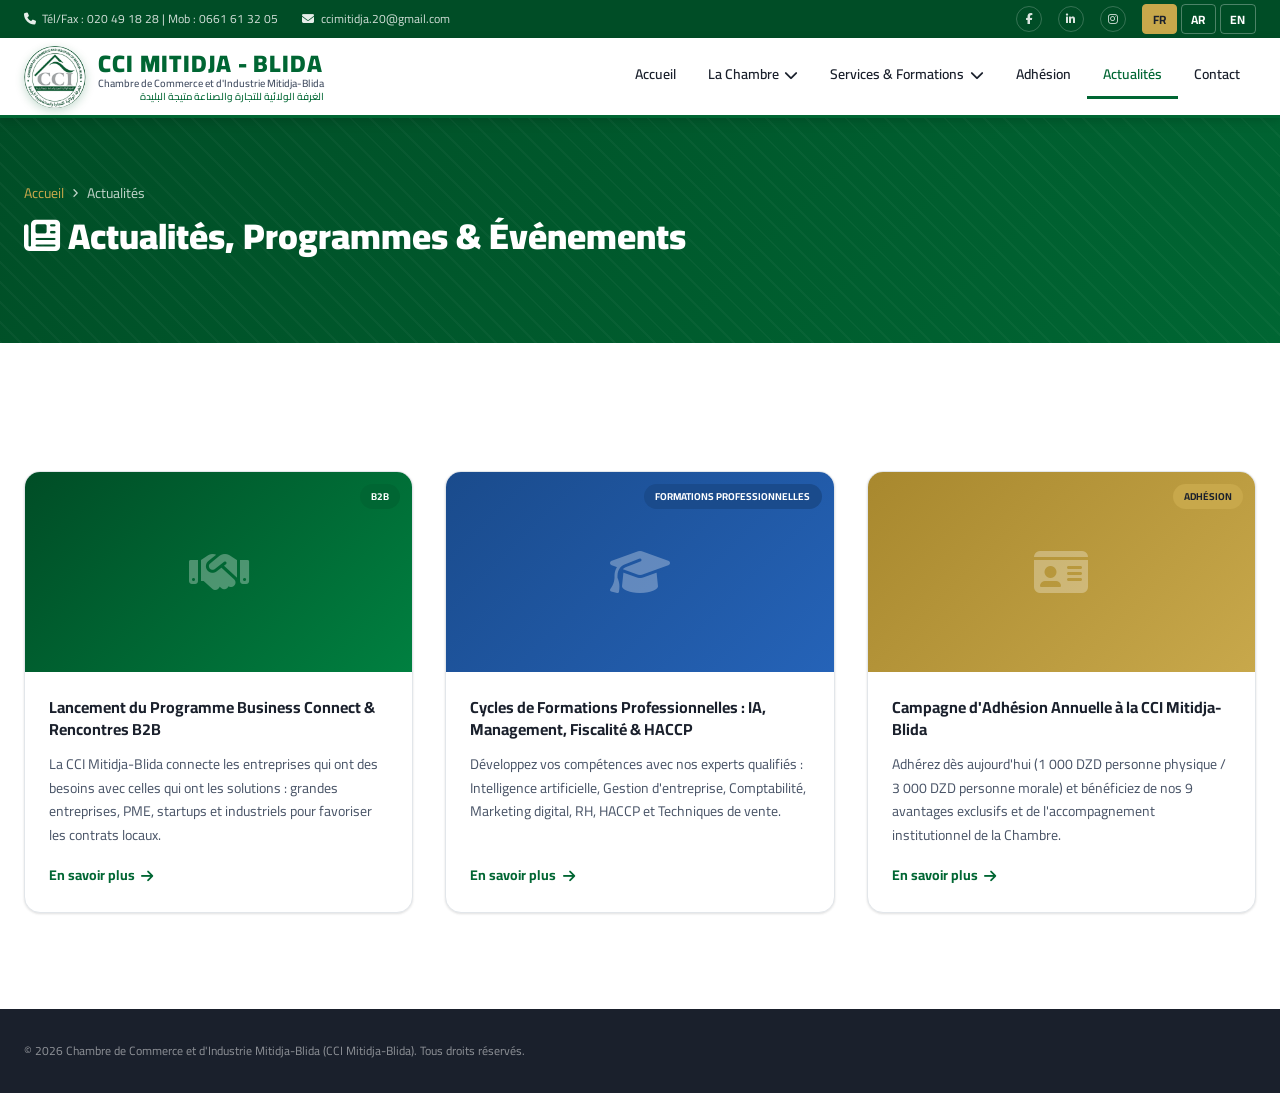
<file: pages/actualites.html>
<!DOCTYPE html>
<html lang="fr" dir="ltr">
<head>
  <meta charset="UTF-8" />
  <meta name="viewport" content="width=device-width, initial-scale=1.0" />
  <title data-i18n="meta.news_title">Actualités & Événements – CCI Mitidja-Blida</title>
  <link rel="icon" type="image/jpeg" href="../images/logo.jpeg" />
  <link rel="stylesheet" href="../css/style.css?v=20261107" />
  <link rel="stylesheet" href="../css/pages.css?v=20261107" />
  <link href="https://fonts.googleapis.com/css2?family=Cairo:wght@300;400;600;700;900&family=Tajawal:wght@300;400;500;700&display=swap" rel="stylesheet" media="print" onload="this.media='all'" />
  <link rel="stylesheet" href="../css/fontawesome.min.css?v=20261107" />
  <style>
    .news-grid {
      display: grid;
      grid-template-columns: repeat(3, 1fr);
      gap: var(--space-xl);
      margin-top: var(--space-xl);
    }
    .news-card {
      background: var(--clr-white);
      border-radius: var(--radius-lg);
      overflow: hidden;
      box-shadow: var(--shadow-sm);
      border: 1px solid var(--clr-grey-200);
      transition: var(--transition);
      display: flex;
      flex-direction: column;
    }
    .news-card:hover { box-shadow: var(--shadow-lg); transform: translateY(-4px); }
    .news-card__img {
      height: 200px;
      background: linear-gradient(135deg, var(--clr-green-dark), var(--clr-green-light));
      position: relative;
      display: flex; align-items: center; justify-content: center;
      font-size: 3rem;
      color: rgba(255,255,255,.3);
    }
    .news-card__img--blue  { background: linear-gradient(135deg, var(--clr-blue), #2563b8); }
    .news-card__img--gold  { background: linear-gradient(135deg, var(--clr-gold-dark), var(--clr-gold)); }
    .news-card__tag {
      position: absolute;
      top: var(--space-sm);
      right: var(--space-sm);
      font-size: 10px;
      font-weight: 700;
      padding: .25rem .7rem;
      border-radius: var(--radius-full);
      text-transform: uppercase;
    }
    .news-card__tag--green { background: var(--clr-green); color: var(--clr-white); }
    .news-card__tag--blue  { background: var(--clr-blue);  color: var(--clr-white); }
    .news-card__tag--gold  { background: var(--clr-gold);  color: var(--clr-grey-900); }
    .news-card__body { padding: var(--space-lg); flex: 1; display: flex; flex-direction: column; }
    .news-card__title {
      font-size: var(--fs-base);
      font-weight: 700;
      color: var(--clr-grey-900);
      margin-bottom: var(--space-sm);
      line-height: 1.4;
    }
    .news-card__excerpt {
      font-size: var(--fs-sm);
      color: var(--clr-grey-700);
      line-height: 1.7;
      flex: 1;
      margin-bottom: var(--space-md);
    }
    .news-card__link {
      display: inline-flex; align-items: center; gap: .4rem;
      font-size: var(--fs-sm); font-weight: 700;
      color: var(--clr-green);
      margin-top: auto;
    }
    @media (max-width: 900px) { .news-grid { grid-template-columns: repeat(2,1fr); } }
    @media (max-width: 600px) { .news-grid { grid-template-columns: 1fr; } }
  </style>
</head>
<body>

  <!-- TOP BAR -->
  <div class="top-bar">
    <div class="container top-bar__inner">
      <div class="top-bar__left">
        <span><i class="fas fa-phone"></i> <span data-i18n="topbar.phone" data-param="telephone_barre">Tél/Fax : 020 49 18 28 | Mob : 0661 61 32 05</span></span>
        <span><i class="fas fa-envelope"></i> <span data-param="emails_pipe">ccimitidja.20@gmail.com</span></span>
      </div>
      <div class="top-bar__right">
        <a href="https://www.facebook.com/share/p/1DQ5W6xifT/" target="_blank" rel="noopener" aria-label="Facebook"><i class="fab fa-facebook-f"></i></a>
        <a href="contact.html" aria-label="LinkedIn"><i class="fab fa-linkedin-in"></i></a>
        <a href="contact.html" aria-label="Instagram"><i class="fab fa-instagram"></i></a>
        <div class="lang-switcher" role="group" aria-label="Language selector">
          <button type="button" class="lang-btn active" data-lang="fr">FR</button>
          <button type="button" class="lang-btn" data-lang="ar">AR</button>
          <button type="button" class="lang-btn" data-lang="en">EN</button>
        </div>
      </div>
    </div>
  </div>

  <!-- HEADER -->
  <header class="header" id="header">
    <div class="container header__inner">
      <a href="../index.html" class="header__logo">
        <div class="logo-emblem"><img src="../images/logo.jpeg" alt="Logo CCI Mitidja-Blida" class="logo-img" /></div>
        <div class="logo-text">
          <span class="logo-text__main" data-i18n="brand.short">CCI MITIDJA - BLIDA</span>
          <span class="logo-text__sub" data-i18n="brand.sub">Chambre de Commerce et d'Industrie Mitidja-Blida</span>
          <span class="logo-text__ar">الغرفة الولائية للتجارة والصناعة متيجة البليدة</span>
        </div>
      </a>
      <nav class="nav" id="nav">
        <ul class="nav__list">
          <li class="nav__item"><a href="../index.html" class="nav__link" data-i18n="nav.home">Accueil</a></li>
          <li class="nav__item nav__item--dropdown">
            <a href="presentation.html" class="nav__link"><span data-i18n="nav.chamber">La Chambre</span> <i class="fas fa-chevron-down"></i></a>
            <ul class="dropdown">
              <li><a href="presentation.html" data-i18n="nav.presentation">Présentation</a></li>
              <li><a href="missions.html" data-i18n="nav.missions">Notre Mission & Nos 5 Engagements</a></li>
              <li><a href="missions.html#difference" data-i18n="nav.difference">Notre Différence & Ambition</a></li>
            </ul>
          </li>
          <li class="nav__item nav__item--dropdown">
            <a href="certificat-origine.html" class="nav__link"><span data-i18n="nav.services">Services & Formations</span> <i class="fas fa-chevron-down"></i></a>
            <ul class="dropdown">
              <li><a href="certificat-origine.html" data-i18n="nav.cert_origin">Certificat d'Origine & Fabrication</a></li>
              <li><a href="certificat-origine.html#legalisation" data-i18n="nav.legalisation">Légalisation & Documents Commerciaux</a></li>
              <li><a href="missions.html#formations" data-i18n="nav.formations">Formations Professionnelles</a></li>
              <li><a href="missions.html#engagements" data-i18n="nav.b2b">Business Connect & Rencontres B2B</a></li>
            </ul>
          </li>
          <li class="nav__item"><a href="adhesion.html" class="nav__link" data-i18n="nav.adhesion">Adhésion</a></li>
          <li class="nav__item nav__item--active"><a href="actualites.html" class="nav__link" data-i18n="nav.news">Actualités</a></li>
          <li class="nav__item"><a href="contact.html" class="nav__link" data-i18n="nav.contact">Contact</a></li>
        </ul>
      </nav>
      <button class="hamburger" id="hamburger" aria-label="Menu" aria-expanded="false">
        <span></span><span></span><span></span>
      </button>
    </div>
  </header>

  <!-- PAGE HERO -->
  <section class="page-hero">
    <div class="container page-hero__content">
      <div class="page-hero__breadcrumb">
        <a href="../index.html" data-i18n="nav.home">Accueil</a>
        <i class="fas fa-angle-right"></i>
        <span data-i18n="nav.news">Actualités</span>
      </div>
      <h1 class="page-hero__title"><i class="fas fa-newspaper"></i> <span data-i18n="news_page.hero_title">Actualités, Programmes & Événements</span></h1>
    </div>
  </section>

  <!-- PAGE CONTENT -->
  <section class="page-content">
    <div class="container">
      <div class="news-grid">

        <article class="news-card">
          <div class="news-card__img">
            <i class="fas fa-handshake"></i>
            <span class="news-card__tag news-card__tag--green">B2B</span>
          </div>
          <div class="news-card__body">
            <h3 class="news-card__title" data-i18n="news_page.n1.title">Lancement du Programme Business Connect & Rencontres B2B</h3>
            <p class="news-card__excerpt" data-i18n="news_page.n1.text">La CCI Mitidja-Blida connecte les entreprises qui ont des besoins avec celles qui ont les solutions : grandes entreprises, PME, startups et industriels pour favoriser les contrats locaux.</p>
            <a href="missions.html#engagements" class="news-card__link"><span data-i18n="common.read_more">En savoir plus</span> <i class="fas fa-arrow-right"></i></a>
          </div>
        </article>

        <article class="news-card">
          <div class="news-card__img news-card__img--blue">
            <i class="fas fa-graduation-cap"></i>
            <span class="news-card__tag news-card__tag--blue" data-i18n="nav.formations">Formations</span>
          </div>
          <div class="news-card__body">
            <h3 class="news-card__title" data-i18n="news_page.n2.title">Cycles de Formations Professionnelles : IA, Management, Fiscalité & HACCP</h3>
            <p class="news-card__excerpt" data-i18n="news_page.n2.text">Développez vos compétences avec nos experts qualifiés : Intelligence artificielle, Gestion d'entreprise, Comptabilité, Marketing digital, RH, HACCP et Techniques de vente.</p>
            <a href="missions.html#formations" class="news-card__link"><span data-i18n="common.read_more">En savoir plus</span> <i class="fas fa-arrow-right"></i></a>
          </div>
        </article>

        <article class="news-card">
          <div class="news-card__img news-card__img--gold">
            <i class="fas fa-id-card"></i>
            <span class="news-card__tag news-card__tag--gold" data-i18n="nav.adhesion">Adhésion</span>
          </div>
          <div class="news-card__body">
            <h3 class="news-card__title" data-i18n="news_page.n3.title">Campagne d'Adhésion Annuelle à la CCI Mitidja-Blida</h3>
            <p class="news-card__excerpt" data-i18n="news_page.n3.text">Adhérez dès aujourd'hui (1 000 DZD personne physique / 3 000 DZD personne morale) et bénéficiez de nos 9 avantages exclusifs et de l'accompagnement institutionnel de la Chambre.</p>
            <a href="adhesion.html" class="news-card__link"><span data-i18n="common.read_more">En savoir plus</span> <i class="fas fa-arrow-right"></i></a>
          </div>
        </article>

      </div>
    </div>
  </section>

  <footer class="footer">
    <div class="footer__bottom" style="border-top:none; padding: var(--space-xl) 0;">
      <div class="container footer__bottom-inner">
        <p data-i18n="footer.copy">&copy; 2026 Chambre de Commerce et d'Industrie Mitidja-Blida (CCI Mitidja-Blida). Tous droits réservés.</p>
      </div>
    </div>
  </footer>

  <button class="back-to-top" id="backToTop"><i class="fas fa-chevron-up"></i></button>
  <script src="../js/main.js?v=20261107"></script>
</body>
</html>
</file>
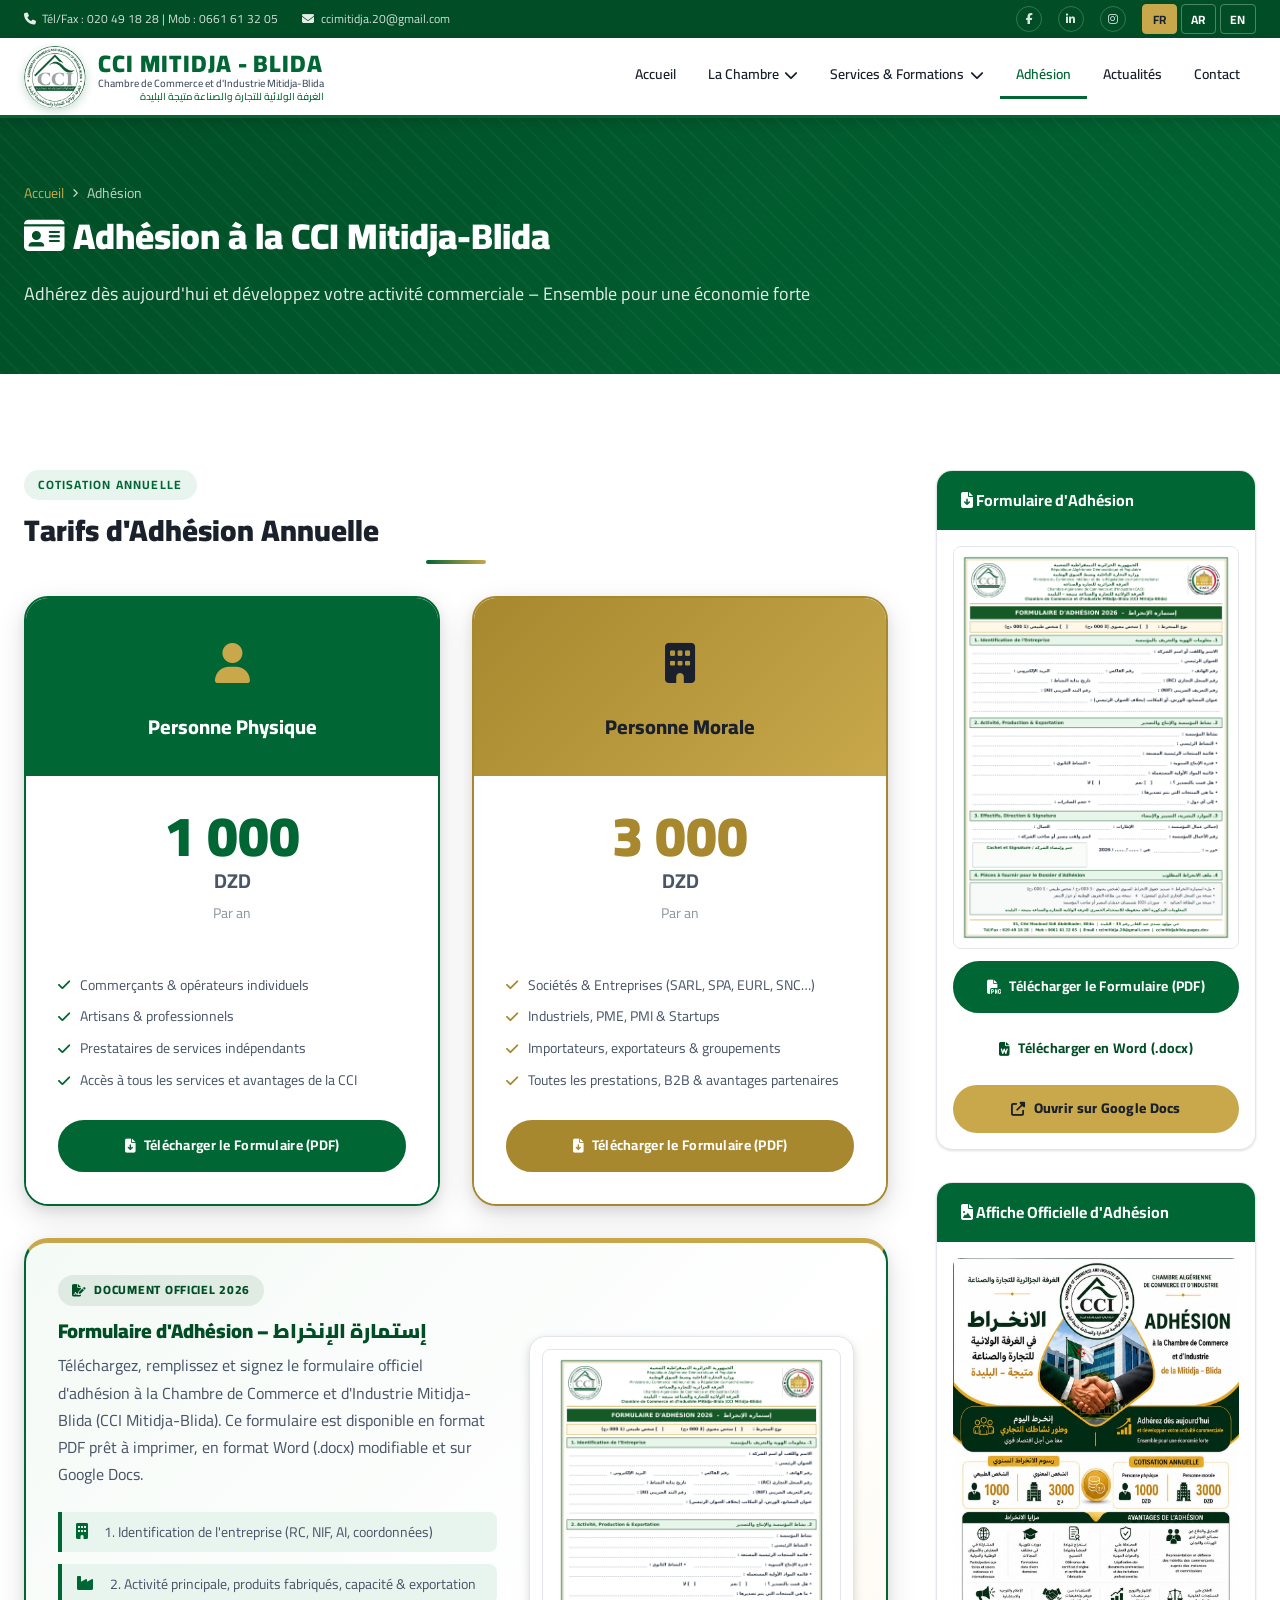
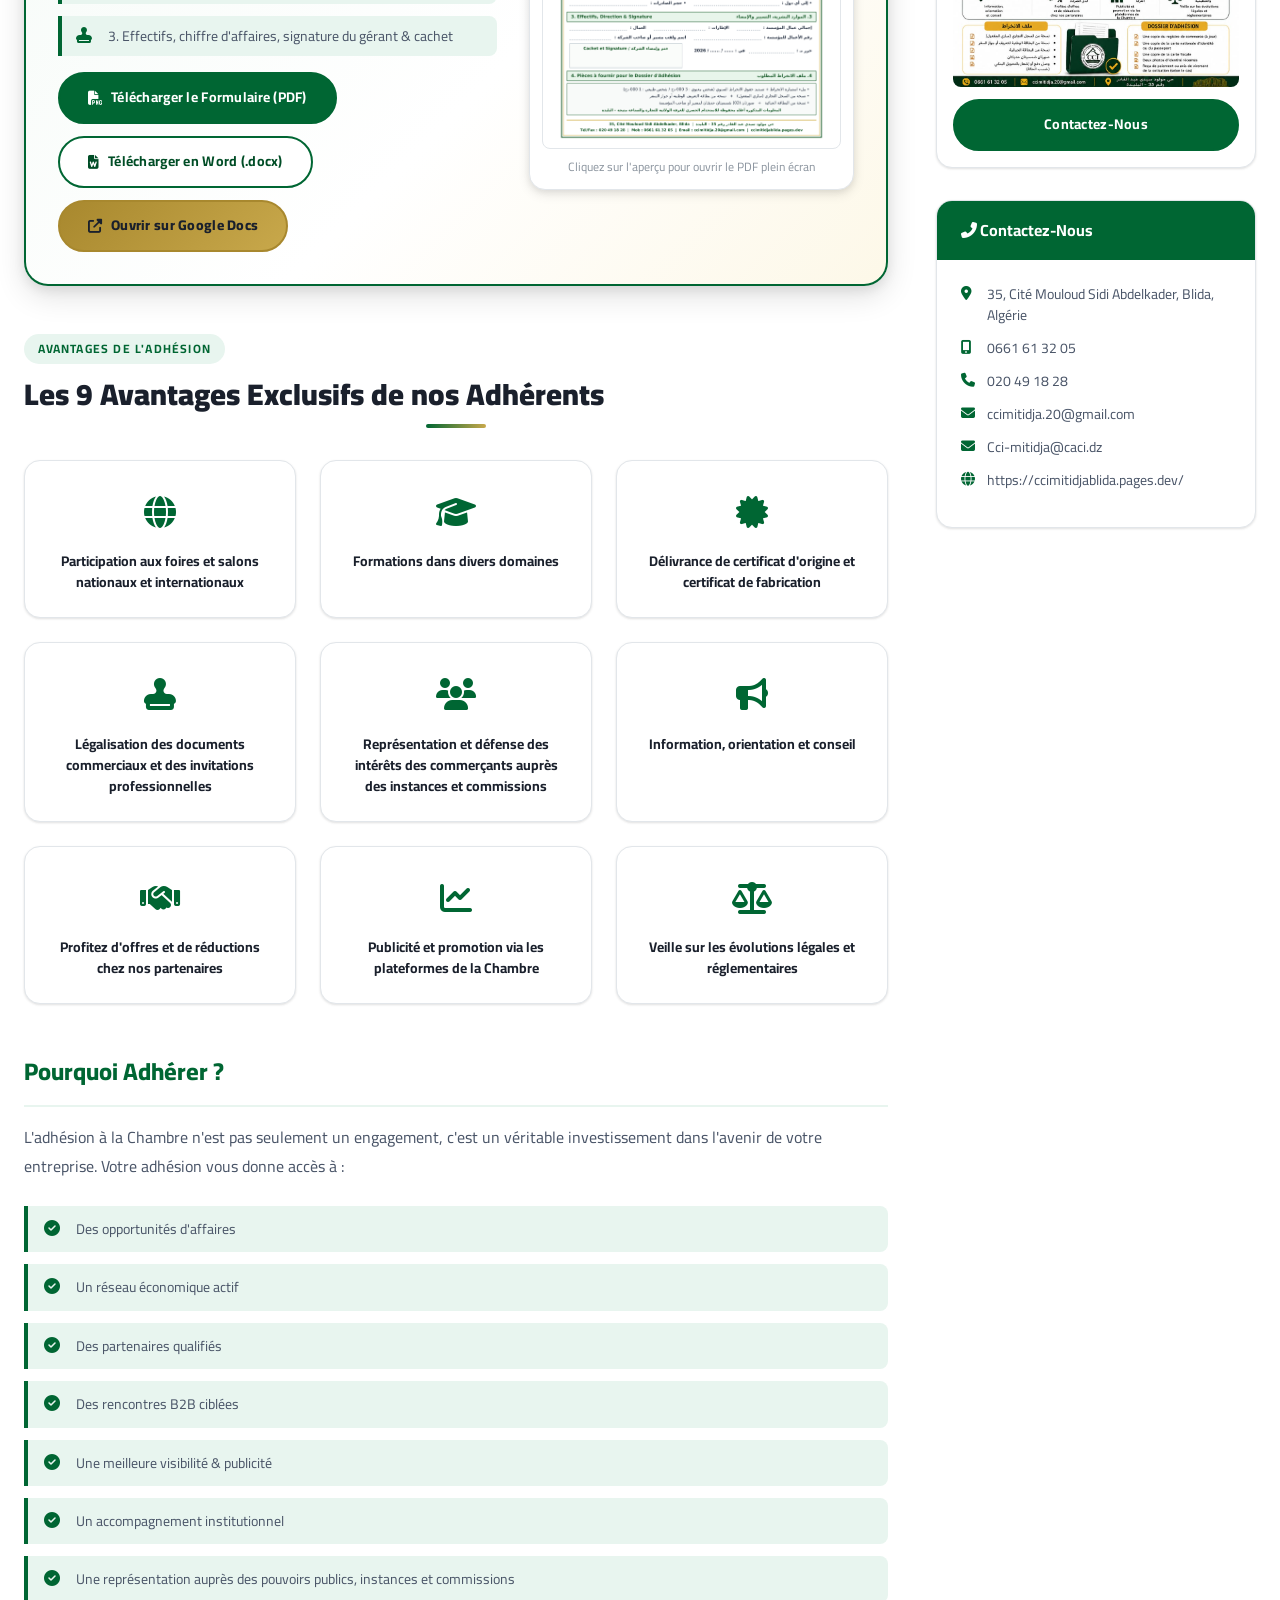
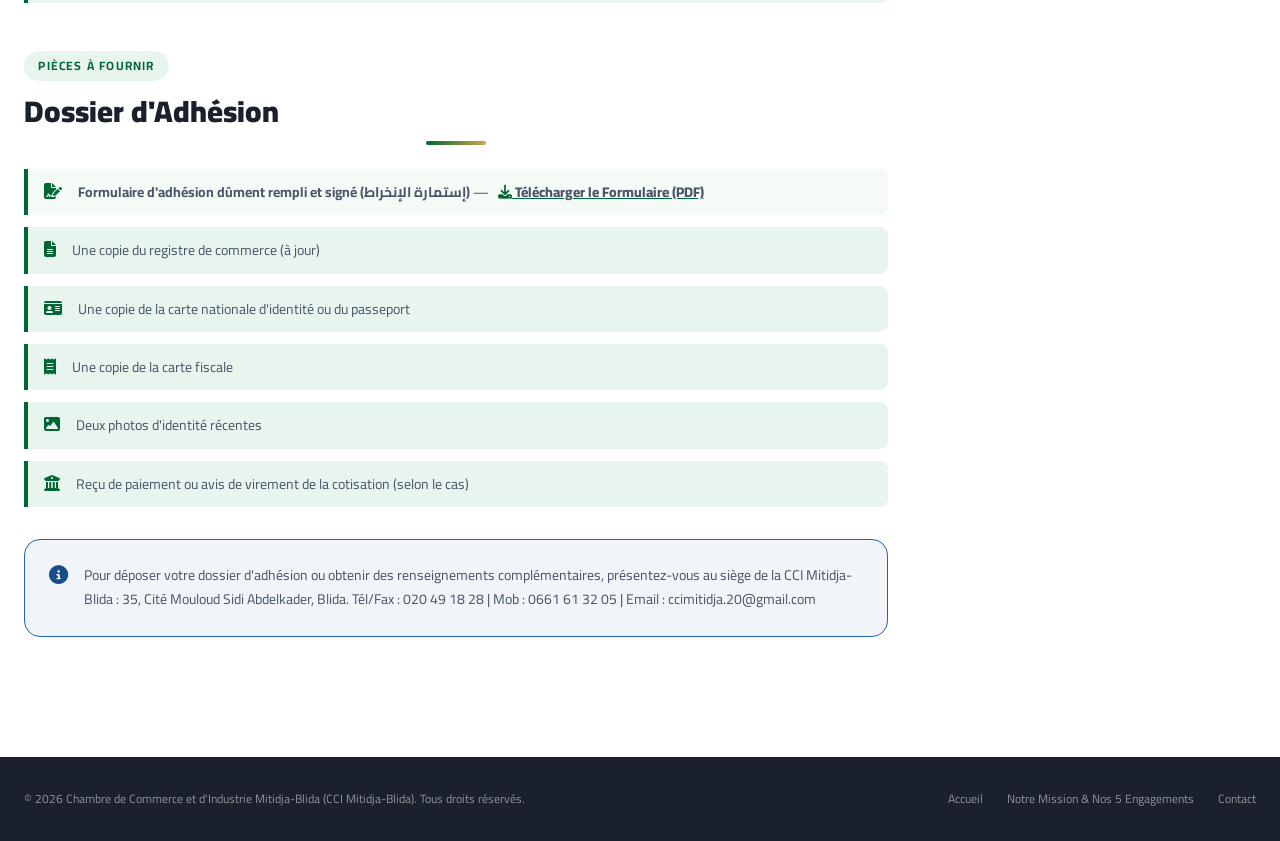
<file: pages/adhesion.html>
<!DOCTYPE html>
<html lang="fr" dir="ltr">
<head>
  <meta charset="UTF-8" />
  <meta name="viewport" content="width=device-width, initial-scale=1.0" />
  <title data-i18n="meta.adhesion_title">Adhésion – CCI Mitidja-Blida</title>
  <link rel="icon" type="image/jpeg" href="../images/logo.jpeg" />
  <link rel="stylesheet" href="../css/style.css?v=20261107" />
  <link rel="stylesheet" href="../css/pages.css?v=20261107" />
  <link href="https://fonts.googleapis.com/css2?family=Cairo:wght@300;400;600;700;900&family=Tajawal:wght@300;400;500;700&display=swap" rel="stylesheet" media="print" onload="this.media='all'" />
  <link rel="stylesheet" href="../css/fontawesome.min.css?v=20261107" />
  <style>
    .tarif-grid {
      display: grid;
      grid-template-columns: 1fr 1fr;
      gap: var(--space-xl);
      margin: var(--space-xl) 0;
    }
    .tarif-card {
      border-radius: var(--radius-xl);
      overflow: hidden;
      box-shadow: var(--shadow-lg);
      border: 2px solid var(--clr-green);
      text-align: center;
      background: var(--clr-white);
    }
    .tarif-card--gold { border-color: var(--clr-gold-dark); }
    .tarif-card__header {
      background: var(--clr-green);
      color: var(--clr-white);
      padding: var(--space-xl);
    }
    .tarif-card--gold .tarif-card__header {
      background: linear-gradient(135deg, var(--clr-gold-dark), var(--clr-gold));
      color: var(--clr-grey-900);
    }
    .tarif-card__icon { font-size: 2.5rem; margin-bottom: var(--space-sm); color: var(--clr-gold); }
    .tarif-card--gold .tarif-card__icon { color: var(--clr-grey-900); }
    .tarif-card__type { font-size: var(--fs-xl); font-weight: 800; }
    .tarif-card__price {
      background: var(--clr-white);
      padding: var(--space-xl);
    }
    .tarif-card__amount {
      font-size: 3.5rem;
      font-weight: 900;
      color: var(--clr-green);
      line-height: 1;
    }
    .tarif-card--gold .tarif-card__amount { color: var(--clr-gold-dark); }
    .tarif-card__currency { font-size: var(--fs-xl); font-weight: 700; color: var(--clr-grey-700); }
    .tarif-card__period { font-size: var(--fs-sm); color: var(--clr-grey-500); margin-top: .25rem; }
    .tarif-card__body { padding: var(--space-md) var(--space-xl) var(--space-xl); background: var(--clr-white); }
    .tarif-card__features { display: flex; flex-direction: column; gap: var(--space-xs); text-align: left; }
    .tarif-card__features li { display: flex; align-items: center; gap: .6rem; font-size: var(--fs-sm); color: var(--clr-grey-700); }
    .tarif-card__features li i { color: var(--clr-green); flex-shrink: 0; }
    .tarif-card--gold .tarif-card__features li i { color: var(--clr-gold-dark); }

    .avantages-grid {
      display: grid;
      grid-template-columns: repeat(3, 1fr);
      gap: var(--space-lg);
      margin: var(--space-xl) 0;
    }
    .avantage-card {
      background: var(--clr-white);
      border-radius: var(--radius-lg);
      padding: var(--space-lg);
      text-align: center;
      box-shadow: var(--shadow-sm);
      border: 1px solid var(--clr-grey-200);
      transition: var(--transition);
    }
    .avantage-card:hover { transform: translateY(-4px); box-shadow: var(--shadow-md); border-color: var(--clr-green); }
    .avantage-card__icon { font-size: 2rem; color: var(--clr-green); margin-bottom: var(--space-sm); }
    .avantage-card__title { font-size: var(--fs-sm); font-weight: 700; color: var(--clr-grey-900); line-height: 1.5; }

    .form-download-box {
      background: linear-gradient(135deg, #f4faf6 0%, #ffffff 60%, #fdf8e8 100%);
      border: 2px solid var(--clr-green);
      border-top: 5px solid var(--clr-gold);
      border-radius: var(--radius-xl);
      padding: var(--space-xl);
      margin: var(--space-xl) 0 var(--space-2xl);
      box-shadow: var(--shadow-lg);
    }
    .form-download-grid {
      display: grid;
      grid-template-columns: 1.15fr 0.85fr;
      gap: var(--space-xl);
      align-items: center;
    }
    .form-download-badge {
      display: inline-flex;
      align-items: center;
      gap: .5rem;
      background: rgba(20, 89, 38, 0.1);
      color: var(--clr-green-dark);
      font-weight: 800;
      font-size: var(--fs-xs);
      text-transform: uppercase;
      letter-spacing: .06em;
      padding: .35rem .85rem;
      border-radius: var(--radius-full);
      margin-bottom: var(--space-sm);
    }
    .form-download-title {
      font-size: var(--fs-xl);
      font-weight: 900;
      color: var(--clr-green-dark);
      margin-bottom: var(--space-xs);
      line-height: 1.3;
    }
    .form-download-desc {
      color: var(--clr-grey-700);
      font-size: var(--fs-base);
      line-height: 1.7;
      margin-bottom: var(--space-md);
    }
    .form-download-buttons {
      display: flex;
      flex-wrap: wrap;
      gap: var(--space-sm);
      margin-top: var(--space-md);
    }
    .btn--doc-pdf {
      background: var(--clr-green);
      color: var(--clr-white);
      border: 2px solid var(--clr-green);
      display: inline-flex;
      align-items: center;
      gap: .55rem;
      font-weight: 700;
    }
    .btn--doc-pdf:hover {
      background: var(--clr-green-dark);
      border-color: var(--clr-green-dark);
      color: var(--clr-white);
    }
    .btn--doc-word {
      background: var(--clr-white);
      color: var(--clr-green-dark);
      border: 2px solid var(--clr-green);
      display: inline-flex;
      align-items: center;
      gap: .55rem;
      font-weight: 700;
    }
    .btn--doc-word:hover {
      background: var(--clr-green);
      color: var(--clr-white);
    }
    .btn--doc-gdocs {
      background: linear-gradient(135deg, var(--clr-gold-dark), var(--clr-gold));
      color: var(--clr-grey-900);
      border: 2px solid var(--clr-gold-dark);
      display: inline-flex;
      align-items: center;
      gap: .55rem;
      font-weight: 800;
    }
    .form-preview-card {
      background: var(--clr-white);
      border-radius: var(--radius-lg);
      padding: var(--space-sm);
      border: 1px solid var(--clr-grey-200);
      box-shadow: var(--shadow-md);
      text-align: center;
    }
    .form-preview-card img {
      width: 100%;
      max-height: 400px;
      object-fit: contain;
      border-radius: var(--radius-md);
      border: 1px solid var(--clr-grey-200);
    }

    @media (max-width: 768px) {
      .tarif-grid { grid-template-columns: 1fr; }
      .avantages-grid { grid-template-columns: 1fr; }
      .form-download-grid { grid-template-columns: 1fr; }
    }
  </style>
</head>
<body>

  <!-- TOP BAR -->
  <div class="top-bar">
    <div class="container top-bar__inner">
      <div class="top-bar__left">
        <span><i class="fas fa-phone"></i> <span data-i18n="topbar.phone" data-param="telephone_barre">Tél/Fax : 020 49 18 28 | Mob : 0661 61 32 05</span></span>
        <span><i class="fas fa-envelope"></i> <span data-param="emails_pipe">ccimitidja.20@gmail.com</span></span>
      </div>
      <div class="top-bar__right">
        <a href="https://www.facebook.com/share/p/1DQ5W6xifT/" target="_blank" rel="noopener" aria-label="Facebook"><i class="fab fa-facebook-f"></i></a>
        <a href="contact.html" aria-label="LinkedIn"><i class="fab fa-linkedin-in"></i></a>
        <a href="contact.html" aria-label="Instagram"><i class="fab fa-instagram"></i></a>
        <div class="lang-switcher" role="group" aria-label="Language selector">
          <button type="button" class="lang-btn active" data-lang="fr">FR</button>
          <button type="button" class="lang-btn" data-lang="ar">AR</button>
          <button type="button" class="lang-btn" data-lang="en">EN</button>
        </div>
      </div>
    </div>
  </div>

  <!-- HEADER -->
  <header class="header" id="header">
    <div class="container header__inner">
      <a href="../index.html" class="header__logo">
        <div class="logo-emblem"><img src="../images/logo.jpeg" alt="Logo CCI Mitidja-Blida" class="logo-img" /></div>
        <div class="logo-text">
          <span class="logo-text__main" data-i18n="brand.short">CCI MITIDJA - BLIDA</span>
          <span class="logo-text__sub" data-i18n="brand.sub">Chambre de Commerce et d'Industrie Mitidja-Blida</span>
          <span class="logo-text__ar">الغرفة الولائية للتجارة والصناعة متيجة البليدة</span>
        </div>
      </a>
      <nav class="nav" id="nav">
        <ul class="nav__list">
          <li class="nav__item"><a href="../index.html" class="nav__link" data-i18n="nav.home">Accueil</a></li>
          <li class="nav__item nav__item--dropdown">
            <a href="presentation.html" class="nav__link"><span data-i18n="nav.chamber">La Chambre</span> <i class="fas fa-chevron-down"></i></a>
            <ul class="dropdown">
              <li><a href="presentation.html" data-i18n="nav.presentation">Présentation</a></li>
              <li><a href="missions.html" data-i18n="nav.missions">Notre Mission & Nos 5 Engagements</a></li>
              <li><a href="missions.html#difference" data-i18n="nav.difference">Notre Différence & Ambition</a></li>
            </ul>
          </li>
          <li class="nav__item nav__item--dropdown">
            <a href="certificat-origine.html" class="nav__link"><span data-i18n="nav.services">Services & Formations</span> <i class="fas fa-chevron-down"></i></a>
            <ul class="dropdown">
              <li><a href="certificat-origine.html" data-i18n="nav.cert_origin">Certificat d'Origine & Fabrication</a></li>
              <li><a href="certificat-origine.html#legalisation" data-i18n="nav.legalisation">Légalisation & Documents Commerciaux</a></li>
              <li><a href="missions.html#formations" data-i18n="nav.formations">Formations Professionnelles</a></li>
              <li><a href="missions.html#engagements" data-i18n="nav.b2b">Business Connect & Rencontres B2B</a></li>
            </ul>
          </li>
          <li class="nav__item nav__item--active"><a href="adhesion.html" class="nav__link" data-i18n="nav.adhesion">Adhésion</a></li>
          <li class="nav__item"><a href="actualites.html" class="nav__link" data-i18n="nav.news">Actualités</a></li>
          <li class="nav__item"><a href="contact.html" class="nav__link" data-i18n="nav.contact">Contact</a></li>
        </ul>
      </nav>
      <button class="hamburger" id="hamburger" aria-label="Menu" aria-expanded="false">
        <span></span><span></span><span></span>
      </button>
    </div>
  </header>

  <!-- PAGE HERO -->
  <section class="page-hero">
    <div class="container page-hero__content">
      <div class="page-hero__breadcrumb">
        <a href="../index.html" data-i18n="nav.home">Accueil</a>
        <i class="fas fa-angle-right"></i>
        <span data-i18n="nav.adhesion">Adhésion</span>
      </div>
      <h1 class="page-hero__title">
        <i class="fas fa-id-card"></i> <span data-i18n="adh_page.hero_title">Adhésion à la CCI Mitidja-Blida</span>
      </h1>
      <p style="color:rgba(255,255,255,.88); margin-top:.75rem; font-size:var(--fs-lg);" data-i18n="adh_page.hero_sub">Adhérez dès aujourd'hui et développez votre activité commerciale – Ensemble pour une économie forte</p>
    </div>
  </section>

  <!-- PAGE CONTENT -->
  <section class="page-content">
    <div class="container page-layout">
      <main class="page-main">

        <!-- COTISATION ANNUELLE -->
        <div class="section-header" style="text-align:left; margin-bottom:var(--space-lg);">
          <span class="section-header__tag" data-i18n="adh_page.fee_tag">Cotisation Annuelle</span>
          <h2 class="section-header__title" style="text-align:left;" data-i18n="adh_page.fee_title">Tarifs d'Adhésion Annuelle</h2>
        </div>

        <div class="tarif-grid">
          <div class="tarif-card">
            <div class="tarif-card__header">
              <div class="tarif-card__icon"><i class="fas fa-user"></i></div>
              <div class="tarif-card__type" data-i18n="adh_home.t1.title">Personne Physique</div>
            </div>
            <div class="tarif-card__price">
              <div class="tarif-card__amount">1 000</div>
              <div class="tarif-card__currency" data-i18n="adh_home.currency">DZD</div>
              <div class="tarif-card__period" data-i18n="adh_page.per_year">Par an</div>
            </div>
            <div class="tarif-card__body">
              <ul class="tarif-card__features">
                <li><i class="fas fa-check"></i> <span data-i18n="adh_page.t1_f1">Commerçants & opérateurs individuels</span></li>
                <li><i class="fas fa-check"></i> <span data-i18n="adh_page.t1_f2">Artisans & professionnels</span></li>
                <li><i class="fas fa-check"></i> <span data-i18n="adh_page.t1_f3">Prestataires de services indépendants</span></li>
                <li><i class="fas fa-check"></i> <span data-i18n="adh_page.t1_f4">Accès à tous les services et avantages de la CCI</span></li>
              </ul>
              <br/>
              <a href="../docs/formulaire-adhesion-cci-mitidja-blida.pdf" download="Formulaire-Adhesion-CCI-Mitidja-Blida-2026.pdf" class="btn btn--primary btn--full"><i class="fas fa-file-download"></i> <span data-i18n="adh_page.form_btn_pdf">Télécharger le Formulaire (PDF)</span></a>
            </div>
          </div>

          <div class="tarif-card tarif-card--gold">
            <div class="tarif-card__header">
              <div class="tarif-card__icon"><i class="fas fa-building"></i></div>
              <div class="tarif-card__type" data-i18n="adh_home.t2.title">Personne Morale</div>
            </div>
            <div class="tarif-card__price">
              <div class="tarif-card__amount">3 000</div>
              <div class="tarif-card__currency" data-i18n="adh_home.currency">DZD</div>
              <div class="tarif-card__period" data-i18n="adh_page.per_year">Par an</div>
            </div>
            <div class="tarif-card__body">
              <ul class="tarif-card__features">
                <li><i class="fas fa-check"></i> <span data-i18n="adh_page.t2_f1">Sociétés & Entreprises (SARL, SPA, EURL, SNC…)</span></li>
                <li><i class="fas fa-check"></i> <span data-i18n="adh_page.t2_f2">Industriels, PME, PMI & Startups</span></li>
                <li><i class="fas fa-check"></i> <span data-i18n="adh_page.t2_f3">Importateurs, exportateurs & groupements</span></li>
                <li><i class="fas fa-check"></i> <span data-i18n="adh_page.t2_f4">Toutes les prestations, B2B & avantages partenaires</span></li>
              </ul>
              <br/>
              <a href="../docs/formulaire-adhesion-cci-mitidja-blida.pdf" download="Formulaire-Adhesion-CCI-Mitidja-Blida-2026.pdf" class="btn btn--primary btn--full" style="background:var(--clr-gold-dark); border-color:var(--clr-gold-dark);"><i class="fas fa-file-download"></i> <span data-i18n="adh_page.form_btn_pdf">Télécharger le Formulaire (PDF)</span></a>
            </div>
          </div>
        </div>

        <!-- FORMULAIRE D'ADHÉSION OFFICIEL TÉLÉCHARGEABLE -->
        <div class="form-download-box" id="formulaire-adhesion">
          <div class="form-download-grid">
            <div class="form-download-info">
              <span class="form-download-badge"><i class="fas fa-file-signature"></i> <span data-i18n="adh_page.form_tag">Document Officiel 2026</span></span>
              <h2 class="form-download-title" data-i18n="adh_page.form_title">Formulaire d'Adhésion – إستمارة الإنخراط</h2>
              <p class="form-download-desc" data-i18n="adh_page.form_desc">Téléchargez, remplissez et signez le formulaire officiel d'adhésion à la Chambre de Commerce et d'Industrie Mitidja-Blida (CCI Mitidja-Blida). Ce formulaire est disponible en format PDF prêt à imprimer, en format Word (.docx) modifiable et sur Google Docs.</p>
              <div class="doc-list" style="margin-bottom: var(--space-md);">
                <div class="doc-item" style="padding: .55rem .85rem;"><i class="fas fa-building"></i><span data-i18n="adh_page.form_item1">1. Identification de l'entreprise (RC, NIF, AI, coordonnées)</span></div>
                <div class="doc-item" style="padding: .55rem .85rem;"><i class="fas fa-industry"></i><span data-i18n="adh_page.form_item2">2. Activité principale, produits fabriqués, capacité & exportation</span></div>
                <div class="doc-item" style="padding: .55rem .85rem;"><i class="fas fa-stamp"></i><span data-i18n="adh_page.form_item3">3. Effectifs, chiffre d'affaires, signature du gérant & cachet</span></div>
              </div>
              <div class="form-download-buttons">
                <a href="../docs/formulaire-adhesion-cci-mitidja-blida.pdf" download="Formulaire-Adhesion-CCI-Mitidja-Blida-2026.pdf" class="btn btn--doc-pdf">
                  <i class="fas fa-file-pdf"></i> <span data-i18n="adh_page.form_btn_pdf">Télécharger le Formulaire (PDF)</span>
                </a>
                <a href="../docs/formulaire-adhesion-cci-mitidja-blida.docx" download="Formulaire-Adhesion-CCI-Mitidja-Blida-2026.docx" class="btn btn--doc-word">
                  <i class="fas fa-file-word"></i> <span data-i18n="adh_page.form_btn_word">Télécharger en Word (.docx)</span>
                </a>
                <a href="https://docs.google.com/document/d/1iEQBquTIT7cieBGJR-qXBmQtsJY-JLEMfiDdp7_I6Bs/edit?usp=sharing" target="_blank" rel="noopener" class="btn btn--doc-gdocs">
                  <i class="fas fa-external-link-alt"></i> <span data-i18n="adh_page.form_btn_gdocs">Ouvrir sur Google Docs</span>
                </a>
              </div>
            </div>
            <div class="form-preview-card">
              <a href="../docs/formulaire-adhesion-cci-mitidja-blida.pdf" target="_blank" rel="noopener" title="Aperçu du Formulaire d'Adhésion">
                <img src="../images/formulaire-adhesion-preview.png" alt="Aperçu du Formulaire d'Adhésion CCI Mitidja-Blida"  loading="lazy" decoding="async" />
              </a>
              <p style="font-size: var(--fs-xs); color: var(--clr-grey-500); margin-top: .5rem;" data-i18n="adh_page.form_preview_caption">Cliquez sur l'aperçu pour ouvrir le PDF plein écran</p>
            </div>
          </div>
        </div>

        <!-- AVANTAGES DE L'ADHÉSION (9 items from official poster) -->
        <div class="section-header" style="text-align:left; margin:var(--space-2xl) 0 var(--space-lg);">
          <span class="section-header__tag" data-i18n="adh_page.ben_tag">Avantages de l'Adhésion</span>
          <h2 class="section-header__title" style="text-align:left;" data-i18n="adh_page.ben_title">Les 9 Avantages Exclusifs de nos Adhérents</h2>
        </div>

        <div class="avantages-grid">
          <div class="avantage-card">
            <div class="avantage-card__icon"><i class="fas fa-globe"></i></div>
            <div class="avantage-card__title" data-i18n="adh_page.b1">Participation aux foires et salons nationaux et internationaux</div>
          </div>
          <div class="avantage-card">
            <div class="avantage-card__icon"><i class="fas fa-graduation-cap"></i></div>
            <div class="avantage-card__title" data-i18n="adh_page.b2">Formations dans divers domaines</div>
          </div>
          <div class="avantage-card">
            <div class="avantage-card__icon"><i class="fas fa-certificate"></i></div>
            <div class="avantage-card__title" data-i18n="adh_page.b3">Délivrance de certificat d'origine et certificat de fabrication</div>
          </div>
          <div class="avantage-card">
            <div class="avantage-card__icon"><i class="fas fa-stamp"></i></div>
            <div class="avantage-card__title" data-i18n="adh_page.b4">Légalisation des documents commerciaux et des invitations professionnelles</div>
          </div>
          <div class="avantage-card">
            <div class="avantage-card__icon"><i class="fas fa-users"></i></div>
            <div class="avantage-card__title" data-i18n="adh_page.b5">Représentation et défense des intérêts des commerçants auprès des instances et commissions</div>
          </div>
          <div class="avantage-card">
            <div class="avantage-card__icon"><i class="fas fa-bullhorn"></i></div>
            <div class="avantage-card__title" data-i18n="adh_page.b6">Information, orientation et conseil</div>
          </div>
          <div class="avantage-card">
            <div class="avantage-card__icon"><i class="fas fa-handshake"></i></div>
            <div class="avantage-card__title" data-i18n="adh_page.b7">Profitez d'offres et de réductions chez nos partenaires</div>
          </div>
          <div class="avantage-card">
            <div class="avantage-card__icon"><i class="fas fa-chart-line"></i></div>
            <div class="avantage-card__title" data-i18n="adh_page.b8">Publicité et promotion via les plateformes de la Chambre</div>
          </div>
          <div class="avantage-card">
            <div class="avantage-card__icon"><i class="fas fa-balance-scale"></i></div>
            <div class="avantage-card__title" data-i18n="adh_page.b9">Veille sur les évolutions légales et réglementaires</div>
          </div>
        </div>

        <!-- POURQUOI ADHÉRER (7 items from brochure) -->
        <div class="prose" style="margin-top:var(--space-2xl);">
          <h2 data-i18n="adh_home.title">Pourquoi Adhérer ?</h2>
          <p data-i18n="adh_page.why_intro">L'adhésion à la Chambre n'est pas seulement un engagement, c'est un véritable investissement dans l'avenir de votre entreprise. Votre adhésion vous donne accès à :</p>
          <div class="doc-list">
            <div class="doc-item"><i class="fas fa-check-circle"></i><span data-i18n="adh_home.w1">Des opportunités d'affaires</span></div>
            <div class="doc-item"><i class="fas fa-check-circle"></i><span data-i18n="adh_home.w2">Un réseau économique actif</span></div>
            <div class="doc-item"><i class="fas fa-check-circle"></i><span data-i18n="adh_home.w3">Des partenaires qualifiés</span></div>
            <div class="doc-item"><i class="fas fa-check-circle"></i><span data-i18n="adh_home.w4">Des rencontres B2B ciblées</span></div>
            <div class="doc-item"><i class="fas fa-check-circle"></i><span data-i18n="adh_home.w5">Une meilleure visibilité</span></div>
            <div class="doc-item"><i class="fas fa-check-circle"></i><span data-i18n="adh_home.w6">Un accompagnement institutionnel</span></div>
            <div class="doc-item"><i class="fas fa-check-circle"></i><span data-i18n="adh_home.w7">Une représentation auprès des pouvoirs publics</span></div>
          </div>
        </div>

        <!-- DOSSIER D'ADHÉSION -->
        <div class="section-header" style="text-align:left; margin:var(--space-2xl) 0 var(--space-lg);">
          <span class="section-header__tag" data-i18n="adh_page.dos_tag">Pièces à Fournir</span>
          <h2 class="section-header__title" style="text-align:left;" data-i18n="adh_page.dos_title">Dossier d'Adhésion</h2>
        </div>

        <div class="doc-list">
          <div class="doc-item" style="border-color: var(--clr-green); background: #f4faf6;">
            <i class="fas fa-file-signature"></i>
            <span>
              <strong data-i18n="adh_page.d0">Formulaire d'adhésion dûment rempli et signé (إستمارة الإنخراط)</strong> —
              <a href="../docs/formulaire-adhesion-cci-mitidja-blida.pdf" download="Formulaire-Adhesion-CCI-Mitidja-Blida-2026.pdf" style="color:var(--clr-green); font-weight:800; text-decoration:underline; margin-left:.35rem;">
                <i class="fas fa-download"></i> <span data-i18n="adh_page.form_btn_pdf">Télécharger le Formulaire (PDF)</span>
              </a>
            </span>
          </div>
          <div class="doc-item"><i class="fas fa-file-alt"></i><span data-i18n="adh_page.d1">Une copie du registre de commerce (à jour)</span></div>
          <div class="doc-item"><i class="fas fa-id-card"></i><span data-i18n="adh_page.d2">Une copie de la carte nationale d'identité ou du passeport</span></div>
          <div class="doc-item"><i class="fas fa-receipt"></i><span data-i18n="adh_page.d3">Une copie de la carte fiscale</span></div>
          <div class="doc-item"><i class="fas fa-image"></i><span data-i18n="adh_page.d4">Deux photos d'identité récentes</span></div>
          <div class="doc-item"><i class="fas fa-university"></i><span data-i18n="adh_page.d5">Reçu de paiement ou avis de virement de la cotisation (selon le cas)</span></div>
        </div>

        <div class="info-box" style="margin-top: var(--space-xl);">
          <i class="fas fa-info-circle"></i>
          <p data-i18n="adh_page.info_box">Pour déposer votre dossier d'adhésion ou obtenir des renseignements complémentaires, présentez-vous au siège de la CCI Mitidja-Blida : 35, Cité Mouloud Sidi Abdelkader, Blida. Tél/Fax : 020 49 18 28 | Mob : 0661 61 32 05 | Email : ccimitidja.20@gmail.com</p>
        </div>

      </main>

      <aside class="page-sidebar">
        <div class="sidebar-widget">
          <div class="sidebar-widget__title"><i class="fas fa-file-download"></i> <span data-i18n="adh_page.form_sidebar_title">Formulaire d'Adhésion</span></div>
          <div style="padding:var(--space-md); display:flex; flex-direction:column; gap:var(--space-sm);">
            <a href="../docs/formulaire-adhesion-cci-mitidja-blida.pdf" target="_blank" rel="noopener">
              <img src="../images/formulaire-adhesion-preview.png" alt="Formulaire d'Adhésion CCI Mitidja-Blida" style="border-radius:var(--radius-md); border:1px solid var(--clr-grey-200);"  loading="lazy" decoding="async" />
            </a>
            <a href="../docs/formulaire-adhesion-cci-mitidja-blida.pdf" download="Formulaire-Adhesion-CCI-Mitidja-Blida-2026.pdf" class="btn btn--primary btn--full">
              <i class="fas fa-file-pdf"></i> <span data-i18n="adh_page.form_btn_pdf">Télécharger le Formulaire (PDF)</span>
            </a>
            <a href="../docs/formulaire-adhesion-cci-mitidja-blida.docx" download="Formulaire-Adhesion-CCI-Mitidja-Blida-2026.docx" class="btn btn--outline btn--full" style="color:var(--clr-green-dark); border-color:var(--clr-green);">
              <i class="fas fa-file-word"></i> <span data-i18n="adh_page.form_btn_word">Télécharger en Word (.docx)</span>
            </a>
            <a href="https://docs.google.com/document/d/1iEQBquTIT7cieBGJR-qXBmQtsJY-JLEMfiDdp7_I6Bs/edit?usp=sharing" target="_blank" rel="noopener" class="btn btn--full" style="background:var(--clr-gold); color:var(--clr-grey-900); font-weight:800;">
              <i class="fas fa-external-link-alt"></i> <span data-i18n="adh_page.form_btn_gdocs">Ouvrir sur Google Docs</span>
            </a>
          </div>
        </div>
        <div class="sidebar-widget">
          <div class="sidebar-widget__title"><i class="fas fa-file-image"></i> <span data-i18n="adh_page.poster_title">Affiche Officielle d'Adhésion</span></div>
          <div style="padding:var(--space-md);">
            <img src="../images/photo-ccib-2.jpeg" alt="Affiche Adhésion CCI Mitidja-Blida" style="border-radius:var(--radius-md); margin-bottom:var(--space-sm);"  loading="lazy" decoding="async" />
            <a href="contact.html" class="btn btn--primary btn--full" data-i18n="adh_home.btn_contact">Contactez-Nous</a>
          </div>
        </div>
        <div class="sidebar-widget">
          <div class="sidebar-widget__title"><i class="fas fa-phone-alt"></i> <span data-i18n="contact.find_us">Contactez-Nous</span></div>
          <ul class="sidebar-contact">
            <li><i class="fas fa-map-marker-alt"></i> <span data-i18n="contact.address_val" data-param="adresse">35, Cité Mouloud Sidi Abdelkader, Blida, Algérie</span></li>
            <li><i class="fas fa-mobile-alt"></i> <span dir="ltr" data-param="mobile">0661 61 32 05</span></li>
            <li><i class="fas fa-phone"></i> <span dir="ltr" data-param="tel_fax">020 49 18 28</span></li>
            <li><i class="fas fa-envelope"></i> <span data-param="email_1"><a href="mailto:ccimitidja.20@gmail.com">ccimitidja.20@gmail.com</a></span></li>
            <li><i class="fas fa-envelope"></i> <span data-param="email_2"><a href="mailto:Cci-mitidja@caci.dz">Cci-mitidja@caci.dz</a></span></li>
            <li><i class="fas fa-globe"></i> <span data-param="site_web">https://ccimitidjablida.pages.dev/</span></li>
          </ul>
        </div>
      </aside>
    </div>
  </section>

  <!-- FOOTER -->
  <footer class="footer">
    <div class="footer__bottom" style="border-top:none; padding: var(--space-xl) 0;">
      <div class="container footer__bottom-inner">
        <p data-i18n="footer.copy">&copy; 2026 Chambre de Commerce et d'Industrie Mitidja-Blida (CCI Mitidja-Blida). Tous droits réservés.</p>
        <div class="footer__bottom-links">
          <a href="../index.html" data-i18n="nav.home">Accueil</a>
          <a href="missions.html" data-i18n="nav.missions">Missions</a>
          <a href="contact.html" data-i18n="nav.contact">Contact</a>
        </div>
      </div>
    </div>
  </footer>
  <button class="back-to-top" id="backToTop"><i class="fas fa-chevron-up"></i></button>
  <script src="../js/main.js?v=20261107"></script>
</body>
</html>
</file>
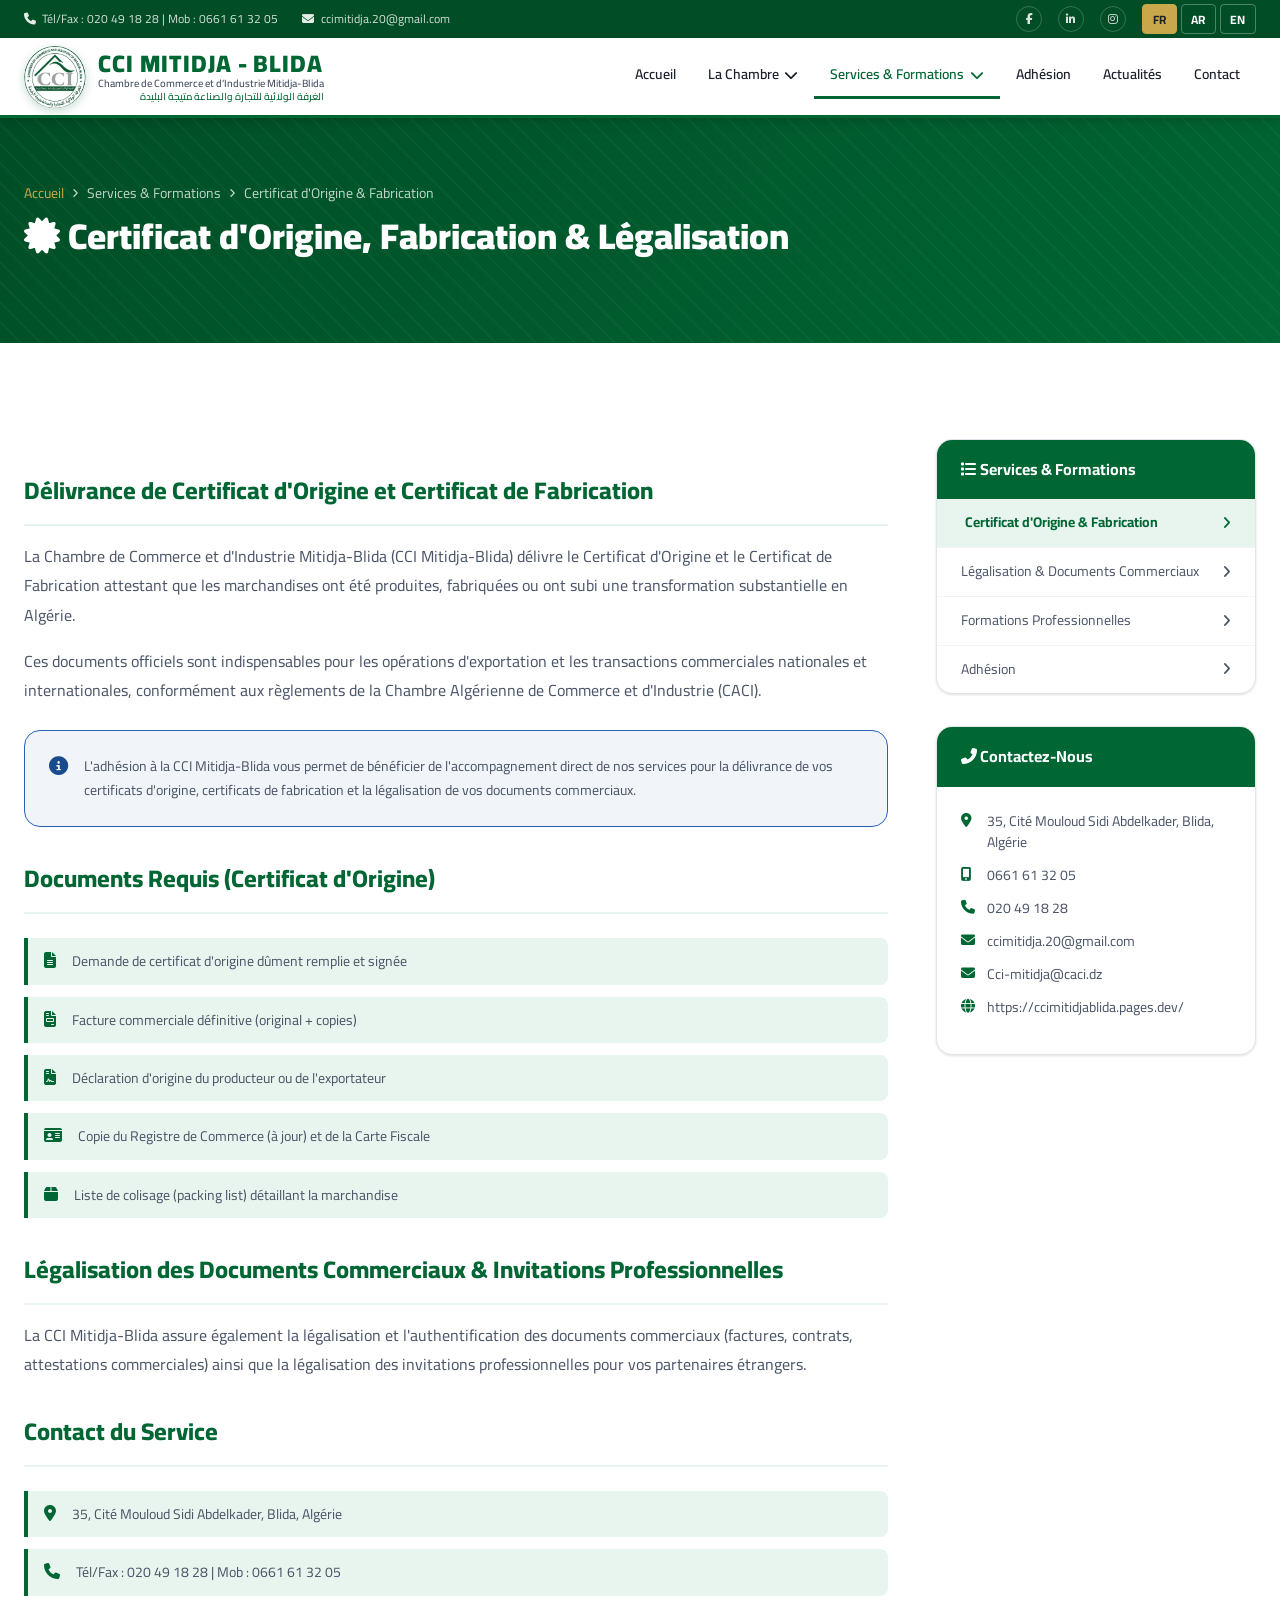
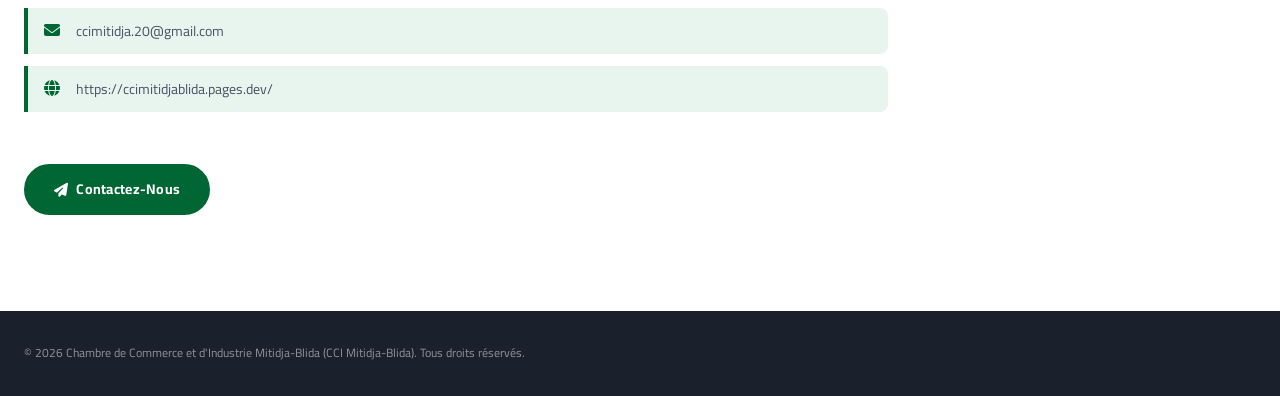
<file: pages/certificat-origine.html>
<!DOCTYPE html>
<html lang="fr" dir="ltr">
<head>
  <meta charset="UTF-8" />
  <meta name="viewport" content="width=device-width, initial-scale=1.0" />
  <title data-i18n="meta.cert_title">Certificat d'Origine, Fabrication & Légalisation – CCI Mitidja-Blida</title>
  <link rel="icon" type="image/jpeg" href="../images/logo.jpeg" />
  <link rel="stylesheet" href="../css/style.css?v=20261107" />
  <link rel="stylesheet" href="../css/pages.css?v=20261107" />
  <link href="https://fonts.googleapis.com/css2?family=Cairo:wght@300;400;600;700;900&family=Tajawal:wght@300;400;500;700&display=swap" rel="stylesheet" media="print" onload="this.media='all'" />
  <link rel="stylesheet" href="../css/fontawesome.min.css?v=20261107" />
</head>
<body>

  <!-- TOP BAR -->
  <div class="top-bar">
    <div class="container top-bar__inner">
      <div class="top-bar__left">
        <span><i class="fas fa-phone"></i> <span data-i18n="topbar.phone" data-param="telephone_barre">Tél/Fax : 020 49 18 28 | Mob : 0661 61 32 05</span></span>
        <span><i class="fas fa-envelope"></i> <span data-param="emails_pipe">ccimitidja.20@gmail.com</span></span>
      </div>
      <div class="top-bar__right">
        <a href="https://www.facebook.com/share/p/1DQ5W6xifT/" target="_blank" rel="noopener" aria-label="Facebook"><i class="fab fa-facebook-f"></i></a>
        <a href="contact.html" aria-label="LinkedIn"><i class="fab fa-linkedin-in"></i></a>
        <a href="contact.html" aria-label="Instagram"><i class="fab fa-instagram"></i></a>
        <div class="lang-switcher" role="group" aria-label="Language selector">
          <button type="button" class="lang-btn active" data-lang="fr">FR</button>
          <button type="button" class="lang-btn" data-lang="ar">AR</button>
          <button type="button" class="lang-btn" data-lang="en">EN</button>
        </div>
      </div>
    </div>
  </div>

  <!-- HEADER -->
  <header class="header" id="header">
    <div class="container header__inner">
      <a href="../index.html" class="header__logo">
        <div class="logo-emblem"><img src="../images/logo.jpeg" alt="Logo CCI Mitidja-Blida" class="logo-img" /></div>
        <div class="logo-text">
          <span class="logo-text__main" data-i18n="brand.short">CCI MITIDJA - BLIDA</span>
          <span class="logo-text__sub" data-i18n="brand.sub">Chambre de Commerce et d'Industrie Mitidja-Blida</span>
          <span class="logo-text__ar">الغرفة الولائية للتجارة والصناعة متيجة البليدة</span>
        </div>
      </a>
      <nav class="nav" id="nav">
        <ul class="nav__list">
          <li class="nav__item"><a href="../index.html" class="nav__link" data-i18n="nav.home">Accueil</a></li>
          <li class="nav__item nav__item--dropdown">
            <a href="presentation.html" class="nav__link"><span data-i18n="nav.chamber">La Chambre</span> <i class="fas fa-chevron-down"></i></a>
            <ul class="dropdown">
              <li><a href="presentation.html" data-i18n="nav.presentation">Présentation</a></li>
              <li><a href="missions.html" data-i18n="nav.missions">Notre Mission & Nos 5 Engagements</a></li>
              <li><a href="missions.html#difference" data-i18n="nav.difference">Notre Différence & Ambition</a></li>
            </ul>
          </li>
          <li class="nav__item nav__item--dropdown nav__item--active">
            <a href="certificat-origine.html" class="nav__link"><span data-i18n="nav.services">Services & Formations</span> <i class="fas fa-chevron-down"></i></a>
            <ul class="dropdown">
              <li><a href="certificat-origine.html" class="active" data-i18n="nav.cert_origin">Certificat d'Origine & Fabrication</a></li>
              <li><a href="certificat-origine.html#legalisation" data-i18n="nav.legalisation">Légalisation & Documents Commerciaux</a></li>
              <li><a href="missions.html#formations" data-i18n="nav.formations">Formations Professionnelles</a></li>
              <li><a href="missions.html#engagements" data-i18n="nav.b2b">Business Connect & Rencontres B2B</a></li>
            </ul>
          </li>
          <li class="nav__item"><a href="adhesion.html" class="nav__link" data-i18n="nav.adhesion">Adhésion</a></li>
          <li class="nav__item"><a href="actualites.html" class="nav__link" data-i18n="nav.news">Actualités</a></li>
          <li class="nav__item"><a href="contact.html" class="nav__link" data-i18n="nav.contact">Contact</a></li>
        </ul>
      </nav>
      <button class="hamburger" id="hamburger" aria-label="Menu" aria-expanded="false">
        <span></span><span></span><span></span>
      </button>
    </div>
  </header>

  <!-- PAGE HERO -->
  <section class="page-hero">
    <div class="container page-hero__content">
      <div class="page-hero__breadcrumb">
        <a href="../index.html" data-i18n="nav.home">Accueil</a>
        <i class="fas fa-angle-right"></i>
        <span data-i18n="nav.services">Services & Formations</span>
        <i class="fas fa-angle-right"></i>
        <span data-i18n="nav.cert_origin">Certificat d'Origine & Fabrication</span>
      </div>
      <h1 class="page-hero__title"><i class="fas fa-certificate"></i> <span data-i18n="cert_page.hero_title">Certificat d'Origine, Fabrication & Légalisation</span></h1>
    </div>
  </section>

  <!-- PAGE CONTENT -->
  <section class="page-content">
    <div class="container page-layout">
      <!-- MAIN -->
      <main class="page-main prose">
        <h2 data-i18n="cert_page.s1_title">Délivrance de Certificat d'Origine et Certificat de Fabrication</h2>
        <p data-i18n="cert_page.s1_p1">La Chambre de Commerce et d'Industrie Mitidja-Blida (CCI Mitidja-Blida) délivre le Certificat d'Origine et le Certificat de Fabrication attestant que les marchandises ont été produites, fabriquées ou ont subi une transformation substantielle en Algérie.</p>
        <p data-i18n="cert_page.s1_p2">Ces documents officiels sont indispensables pour les opérations d'exportation et les transactions commerciales nationales et internationales, conformément aux règlements de la Chambre Algérienne de Commerce et d'Industrie (CACI).</p>

        <div class="info-box">
          <i class="fas fa-info-circle"></i>
          <p data-i18n="cert_page.info">L'adhésion à la CCI Mitidja-Blida vous permet de bénéficier de l'accompagnement direct de nos services pour la délivrance de vos certificats d'origine, certificats de fabrication et la légalisation de vos documents commerciaux.</p>
        </div>

        <h2 data-i18n="cert_page.docs_title">Documents Requis (Certificat d'Origine)</h2>
        <div class="doc-list">
          <div class="doc-item"><i class="fas fa-file-alt"></i><span data-i18n="cert_page.doc1">Demande de certificat d'origine dûment remplie et signée</span></div>
          <div class="doc-item"><i class="fas fa-file-invoice"></i><span data-i18n="cert_page.doc2">Facture commerciale définitive (original + copies)</span></div>
          <div class="doc-item"><i class="fas fa-file-contract"></i><span data-i18n="cert_page.doc3">Déclaration d'origine du producteur ou de l'exportateur</span></div>
          <div class="doc-item"><i class="fas fa-id-card"></i><span data-i18n="cert_page.doc4">Copie du Registre de Commerce (à jour) et de la Carte Fiscale</span></div>
          <div class="doc-item"><i class="fas fa-box"></i><span data-i18n="cert_page.doc5">Liste de colisage (packing list) détaillant la marchandise</span></div>
        </div>

        <h2 id="legalisation" data-i18n="cert_page.leg_title">Légalisation des Documents Commerciaux & Invitations Professionnelles</h2>
        <p data-i18n="cert_page.leg_p1">La CCI Mitidja-Blida assure également la légalisation et l'authentification des documents commerciaux (factures, contrats, attestations commerciales) ainsi que la légalisation des invitations professionnelles pour vos partenaires étrangers.</p>

        <h2 data-i18n="cert_page.contact_title">Contact du Service</h2>
        <div class="doc-list">
          <div class="doc-item"><i class="fas fa-map-marker-alt"></i><span data-i18n="contact.address_val" data-param="adresse">35, Cité Mouloud Sidi Abdelkader, Blida, Algérie</span></div>
          <div class="doc-item"><i class="fas fa-phone"></i><span data-param="telephone_barre">Tél/Fax : 020 49 18 28 | Mob : 0661 61 32 05</span></div>
          <div class="doc-item"><i class="fas fa-envelope"></i><span data-param="emails_pipe">ccimitidja.20@gmail.com</span></div>
          <div class="doc-item"><i class="fas fa-globe"></i><span data-param="site_web">https://ccimitidjablida.pages.dev/</span></div>
        </div>

        <br />
        <a href="contact.html" class="btn btn--primary"><i class="fas fa-paper-plane"></i> <span data-i18n="adh_home.btn_contact">Contactez-Nous</span></a>
      </main>

      <!-- SIDEBAR -->
      <aside class="page-sidebar">
        <div class="sidebar-widget">
          <div class="sidebar-widget__title"><i class="fas fa-list"></i> <span data-i18n="nav.services">Services & Formations</span></div>
          <ul class="sidebar-nav">
            <li><a href="certificat-origine.html" class="active"><span data-i18n="nav.cert_origin">Certificat d'Origine & Fabrication</span> <i class="fas fa-angle-right"></i></a></li>
            <li><a href="certificat-origine.html#legalisation"><span data-i18n="nav.legalisation">Légalisation de Documents</span> <i class="fas fa-angle-right"></i></a></li>
            <li><a href="missions.html#formations"><span data-i18n="nav.formations">Formations Professionnelles</span> <i class="fas fa-angle-right"></i></a></li>
            <li><a href="adhesion.html"><span data-i18n="nav.adhesion">Adhésion</span> <i class="fas fa-angle-right"></i></a></li>
          </ul>
        </div>
        <div class="sidebar-widget">
          <div class="sidebar-widget__title"><i class="fas fa-phone-alt"></i> <span data-i18n="contact.find_us">Contactez-Nous</span></div>
          <ul class="sidebar-contact">
            <li><i class="fas fa-map-marker-alt"></i> <span data-i18n="contact.address_val" data-param="adresse">35, Cité Mouloud Sidi Abdelkader, Blida, Algérie</span></li>
            <li><i class="fas fa-mobile-alt"></i> <span dir="ltr" data-param="mobile">0661 61 32 05</span></li>
            <li><i class="fas fa-phone"></i> <span dir="ltr" data-param="tel_fax">020 49 18 28</span></li>
            <li><i class="fas fa-envelope"></i> <span data-param="email_1"><a href="mailto:ccimitidja.20@gmail.com">ccimitidja.20@gmail.com</a></span></li>
            <li><i class="fas fa-envelope"></i> <span data-param="email_2"><a href="mailto:Cci-mitidja@caci.dz">Cci-mitidja@caci.dz</a></span></li>
            <li><i class="fas fa-globe"></i> <span data-param="site_web">https://ccimitidjablida.pages.dev/</span></li>
          </ul>
        </div>
      </aside>
    </div>
  </section>

  <!-- FOOTER -->
  <footer class="footer">
    <div class="footer__bottom" style="border-top:none; padding: var(--space-xl) 0;">
      <div class="container footer__bottom-inner">
        <p data-i18n="footer.copy">&copy; 2026 Chambre de Commerce et d'Industrie Mitidja-Blida (CCI Mitidja-Blida). Tous droits réservés.</p>
      </div>
    </div>
  </footer>
  <button class="back-to-top" id="backToTop"><i class="fas fa-chevron-up"></i></button>
  <script src="../js/main.js?v=20261107"></script>
</body>
</html>
</file>
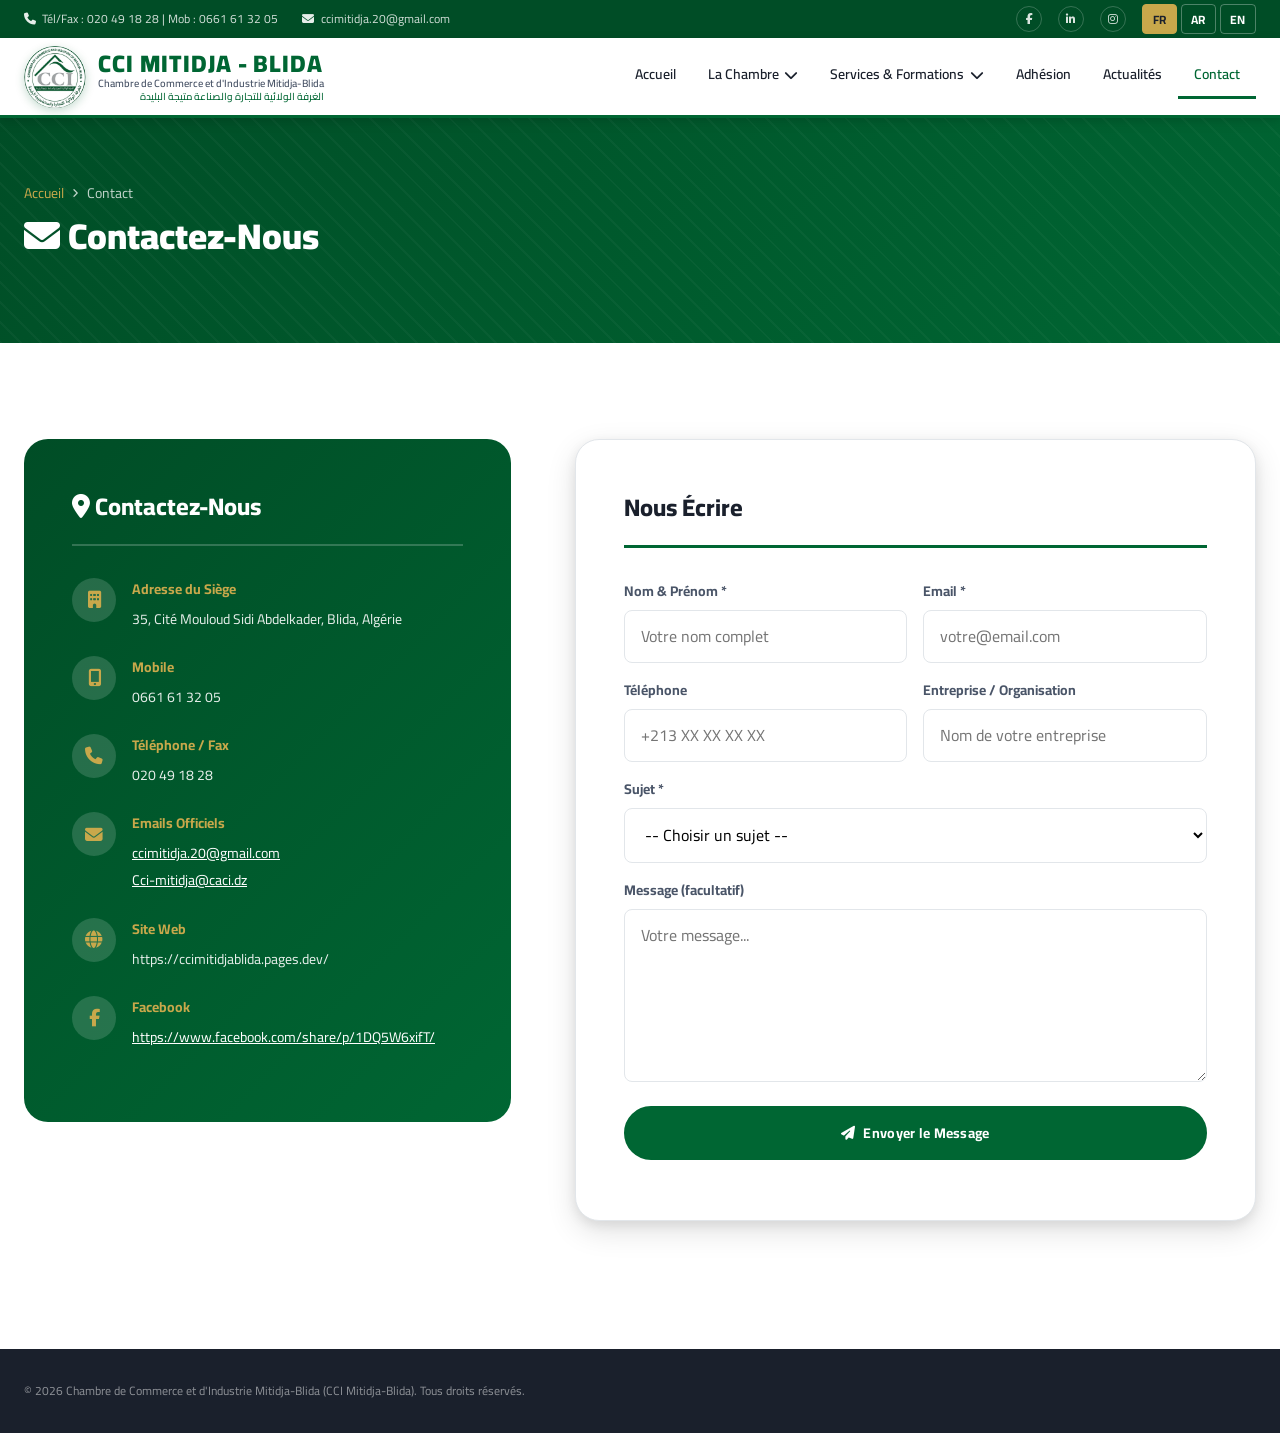
<file: pages/contact.html>
<!DOCTYPE html>
<html lang="fr" dir="ltr">
<head>
  <meta charset="UTF-8" />
  <meta name="viewport" content="width=device-width, initial-scale=1.0" />
  <title data-i18n="meta.contact_title">Contact – CCI Mitidja-Blida</title>
  <link rel="icon" type="image/jpeg" href="../images/logo.jpeg" />
  <link rel="stylesheet" href="../css/style.css?v=20261107" />
  <link rel="stylesheet" href="../css/pages.css?v=20261107" />
  <link href="https://fonts.googleapis.com/css2?family=Cairo:wght@300;400;600;700;900&family=Tajawal:wght@300;400;500;700&display=swap" rel="stylesheet" media="print" onload="this.media='all'" />
  <link rel="stylesheet" href="../css/fontawesome.min.css?v=20261107" />
  <style>
    .contact-page-grid {
      display: grid;
      grid-template-columns: 1fr 1.4fr;
      gap: var(--space-3xl);
      align-items: start;
    }
    .contact-info-card {
      background: linear-gradient(135deg, var(--clr-green-dark), var(--clr-green));
      border-radius: var(--radius-xl);
      padding: var(--space-2xl);
      color: var(--clr-white);
    }
    .contact-info-card h2 {
      font-size: var(--fs-2xl);
      font-weight: 800;
      margin-bottom: var(--space-xl);
      padding-bottom: var(--space-md);
      border-bottom: 2px solid rgba(255,255,255,.2);
    }
    .cinfo-item {
      display: flex;
      align-items: flex-start;
      gap: var(--space-md);
      margin-bottom: var(--space-lg);
    }
    .cinfo-item__icon {
      width: 44px; height: 44px;
      border-radius: 50%;
      background: rgba(255,255,255,.15);
      display: flex; align-items: center; justify-content: center;
      font-size: 1.1rem;
      color: var(--clr-gold);
      flex-shrink: 0;
    }
    .cinfo-item__body strong { display: block; font-size: var(--fs-sm); color: var(--clr-gold); margin-bottom: .2rem; }
    .cinfo-item__body span  { font-size: var(--fs-sm); color: rgba(255,255,255,.9); line-height: 1.6; }
    .contact-form-card {
      background: var(--clr-white);
      border-radius: var(--radius-xl);
      padding: var(--space-2xl);
      box-shadow: var(--shadow-lg);
      border: 1px solid var(--clr-grey-200);
    }
    .contact-form-card h2 {
      font-size: var(--fs-2xl);
      font-weight: 800;
      color: var(--clr-grey-900);
      margin-bottom: var(--space-xl);
      padding-bottom: var(--space-md);
      border-bottom: 3px solid var(--clr-green);
    }
    @media(max-width:900px){
      .contact-page-grid { grid-template-columns:1fr; }
    }
  </style>
</head>
<body>

  <!-- TOP BAR -->
  <div class="top-bar">
    <div class="container top-bar__inner">
      <div class="top-bar__left">
        <span><i class="fas fa-phone"></i> <span data-i18n="topbar.phone" data-param="telephone_barre">Tél/Fax : 020 49 18 28 | Mob : 0661 61 32 05</span></span>
        <span><i class="fas fa-envelope"></i> <span data-param="emails_pipe">ccimitidja.20@gmail.com</span></span>
      </div>
      <div class="top-bar__right">
        <a href="https://www.facebook.com/share/p/1DQ5W6xifT/" target="_blank" rel="noopener" aria-label="Facebook"><i class="fab fa-facebook-f"></i></a>
        <a href="contact.html" aria-label="LinkedIn"><i class="fab fa-linkedin-in"></i></a>
        <a href="contact.html" aria-label="Instagram"><i class="fab fa-instagram"></i></a>
        <div class="lang-switcher" role="group" aria-label="Language selector">
          <button type="button" class="lang-btn active" data-lang="fr">FR</button>
          <button type="button" class="lang-btn" data-lang="ar">AR</button>
          <button type="button" class="lang-btn" data-lang="en">EN</button>
        </div>
      </div>
    </div>
  </div>

  <!-- HEADER -->
  <header class="header" id="header">
    <div class="container header__inner">
      <a href="../index.html" class="header__logo">
        <div class="logo-emblem"><img src="../images/logo.jpeg" alt="Logo CCI Mitidja-Blida" class="logo-img" /></div>
        <div class="logo-text">
          <span class="logo-text__main" data-i18n="brand.short">CCI MITIDJA - BLIDA</span>
          <span class="logo-text__sub" data-i18n="brand.sub">Chambre de Commerce et d'Industrie Mitidja-Blida</span>
          <span class="logo-text__ar">الغرفة الولائية للتجارة والصناعة متيجة البليدة</span>
        </div>
      </a>
      <nav class="nav" id="nav">
        <ul class="nav__list">
          <li class="nav__item"><a href="../index.html" class="nav__link" data-i18n="nav.home">Accueil</a></li>
          <li class="nav__item nav__item--dropdown">
            <a href="presentation.html" class="nav__link"><span data-i18n="nav.chamber">La Chambre</span> <i class="fas fa-chevron-down"></i></a>
            <ul class="dropdown">
              <li><a href="presentation.html" data-i18n="nav.presentation">Présentation</a></li>
              <li><a href="missions.html" data-i18n="nav.missions">Notre Mission & Nos 5 Engagements</a></li>
              <li><a href="missions.html#difference" data-i18n="nav.difference">Notre Différence & Ambition</a></li>
            </ul>
          </li>
          <li class="nav__item nav__item--dropdown">
            <a href="certificat-origine.html" class="nav__link"><span data-i18n="nav.services">Services & Formations</span> <i class="fas fa-chevron-down"></i></a>
            <ul class="dropdown">
              <li><a href="certificat-origine.html" data-i18n="nav.cert_origin">Certificat d'Origine & Fabrication</a></li>
              <li><a href="certificat-origine.html#legalisation" data-i18n="nav.legalisation">Légalisation & Documents Commerciaux</a></li>
              <li><a href="missions.html#formations" data-i18n="nav.formations">Formations Professionnelles</a></li>
              <li><a href="missions.html#engagements" data-i18n="nav.b2b">Business Connect & Rencontres B2B</a></li>
            </ul>
          </li>
          <li class="nav__item"><a href="adhesion.html" class="nav__link" data-i18n="nav.adhesion">Adhésion</a></li>
          <li class="nav__item"><a href="actualites.html" class="nav__link" data-i18n="nav.news">Actualités</a></li>
          <li class="nav__item nav__item--active"><a href="contact.html" class="nav__link" data-i18n="nav.contact">Contact</a></li>
        </ul>
      </nav>
      <button class="hamburger" id="hamburger" aria-label="Menu" aria-expanded="false">
        <span></span><span></span><span></span>
      </button>
    </div>
  </header>

  <!-- PAGE HERO -->
  <section class="page-hero">
    <div class="container page-hero__content">
      <div class="page-hero__breadcrumb">
        <a href="../index.html" data-i18n="nav.home">Accueil</a>
        <i class="fas fa-angle-right"></i>
        <span data-i18n="nav.contact">Contact</span>
      </div>
      <h1 class="page-hero__title"><i class="fas fa-envelope"></i> <span data-i18n="contact.find_us">Contactez-Nous</span></h1>
    </div>
  </section>

  <!-- PAGE CONTENT -->
  <section class="page-content">
    <div class="container">
      <div class="contact-page-grid">
        <!-- INFO -->
        <div class="contact-info-card">
          <h2><i class="fas fa-map-marker-alt"></i> <span data-i18n="contact.find_us">Contactez-Nous</span></h2>
          <div class="cinfo-item">
            <div class="cinfo-item__icon"><i class="fas fa-building"></i></div>
            <div class="cinfo-item__body">
              <strong data-i18n="contact.address_label">Adresse du Siège</strong>
              <span data-i18n="contact.address_val" data-param="adresse">35, Cité Mouloud Sidi Abdelkader, Blida, Algérie</span>
            </div>
          </div>
          <div class="cinfo-item">
            <div class="cinfo-item__icon"><i class="fas fa-mobile-alt"></i></div>
            <div class="cinfo-item__body">
              <strong data-i18n="contact.mobile_label">Mobile</strong>
              <span dir="ltr" data-param="mobile">0661 61 32 05</span>
            </div>
          </div>
          <div class="cinfo-item">
            <div class="cinfo-item__icon"><i class="fas fa-phone"></i></div>
            <div class="cinfo-item__body">
              <strong data-i18n="contact.phone_label">Téléphone / Fax</strong>
              <span dir="ltr" data-param="tel_fax">020 49 18 28</span>
            </div>
          </div>
          <div class="cinfo-item">
            <div class="cinfo-item__icon"><i class="fas fa-envelope"></i></div>
            <div class="cinfo-item__body">
              <strong data-i18n="contact.email_label">Emails Officiels</strong>
              <span data-param="emails_br"><a href="mailto:ccimitidja.20@gmail.com" style="color:var(--clr-white); text-decoration:underline;">ccimitidja.20@gmail.com</a><br /><a href="mailto:Cci-mitidja@caci.dz" style="color:var(--clr-white); text-decoration:underline;">Cci-mitidja@caci.dz</a></span>
            </div>
          </div>
          <div class="cinfo-item">
            <div class="cinfo-item__icon"><i class="fas fa-globe"></i></div>
            <div class="cinfo-item__body">
              <strong data-i18n="contact.web_label">Site Web</strong>
              <span data-param="site_web">https://ccimitidjablida.pages.dev/</span>
            </div>
          </div>
          <div class="cinfo-item">
            <div class="cinfo-item__icon"><i class="fab fa-facebook-f"></i></div>
            <div class="cinfo-item__body">
              <strong>Facebook</strong>
              <span><a href="https://www.facebook.com/share/p/1DQ5W6xifT/" target="_blank" rel="noopener" aria-label="Facebook" style="color:var(--clr-white); text-decoration:underline;">https://www.facebook.com/share/p/1DQ5W6xifT/</a></span>
            </div>
          </div>
        </div>

        <!-- FORM -->
        <div class="contact-form-card">
          <h2 data-i18n="contact.form_title">Nous Écrire</h2>
          <form id="contactForm" action="https://formsubmit.co/ccimitidja.20@gmail.com" method="POST" novalidate>
            <div class="form-row">
              <div class="form-group">
                <label for="nom" data-i18n="contact.f_name">Nom & Prénom *</label>
                <input type="text" id="nom" name="nom" placeholder="Votre nom complet" data-i18n-placeholder="contact.f_name_ph" required />
              </div>
              <div class="form-group">
                <label for="email" data-i18n="contact.f_email">Email *</label>
                <input type="email" id="email" name="email" placeholder="votre@email.com" data-i18n-placeholder="contact.f_email_ph" required />
              </div>
            </div>
            <div class="form-row">
              <div class="form-group">
                <label for="tel" data-i18n="contact.f_phone">Téléphone</label>
                <input type="tel" id="tel" name="tel" placeholder="+213 XX XX XX XX" />
              </div>
              <div class="form-group">
                <label for="entreprise" data-i18n="contact.f_company">Entreprise / Organisation</label>
                <input type="text" id="entreprise" name="entreprise" placeholder="Nom de votre entreprise" data-i18n-placeholder="contact.f_company_ph" />
              </div>
            </div>
            <div class="form-group">
              <label for="sujet" data-i18n="contact.f_subject">Sujet *</label>
              <select id="sujet" name="sujet" required>
                <option value="" data-i18n="contact.f_subj_choose">-- Choisir un sujet --</option>
                <option value="adhesion" data-i18n="contact.f_subj_adh">Adhésion à la CCI Mitidja-Blida</option>
                <option value="certificat-origine" data-i18n="contact.f_subj_cert">Certificat d'Origine / Fabrication</option>
                <option value="legalisation" data-i18n="contact.f_subj_leg">Légalisation de Documents & Invitations</option>
                <option value="formation" data-i18n="contact.f_subj_form">Formations Professionnelles</option>
                <option value="b2b" data-i18n="contact.f_subj_b2b">Business Connect & Rencontres B2B</option>
                <option value="autre" data-i18n="contact.f_subj_other">Autre demande</option>
              </select>
            </div>
            <div class="form-group">
              <label for="message" data-i18n="contact.f_msg">Message (facultatif)</label>
              <textarea id="message" name="message" rows="5" placeholder="Votre message..." data-i18n-placeholder="contact.f_msg_ph"></textarea>
            </div>
            <button type="submit" class="btn btn--primary btn--full">
              <i class="fas fa-paper-plane"></i> <span data-i18n="contact.f_submit">Envoyer le Message</span>
            </button>
            <div class="form-feedback" id="formFeedback" aria-live="polite"></div>
          </form>
        </div>
      </div>
    </div>
  </section>

  <footer class="footer">
    <div class="footer__bottom" style="border-top:none; padding: var(--space-xl) 0; background:var(--clr-grey-900);">
      <div class="container footer__bottom-inner">
        <p data-i18n="footer.copy">&copy; 2026 Chambre de Commerce et d'Industrie Mitidja-Blida (CCI Mitidja-Blida). Tous droits réservés.</p>
      </div>
    </div>
  </footer>

  <button class="back-to-top" id="backToTop"><i class="fas fa-chevron-up"></i></button>
  <script src="../js/main.js?v=20261107"></script>
</body>
</html>
</file>
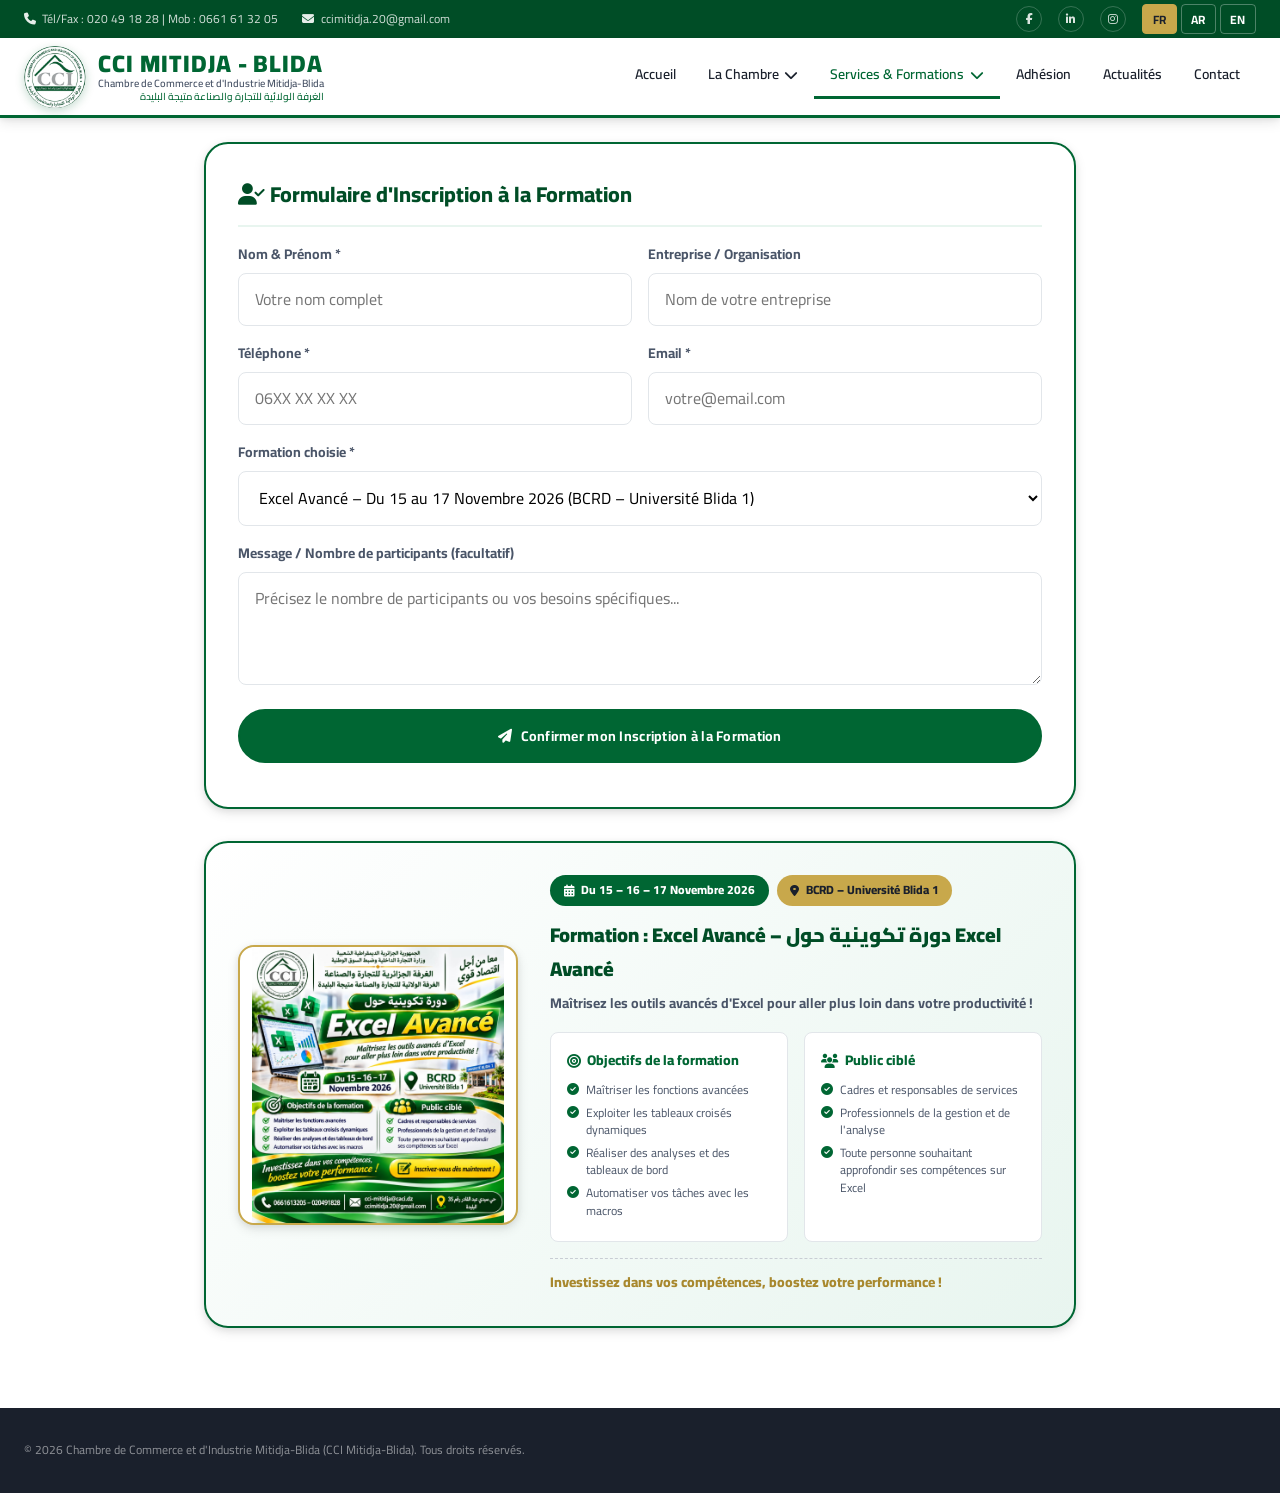
<file: pages/inscription.html>
<!DOCTYPE html>
<html lang="fr" dir="ltr">
<head>
  <meta charset="UTF-8" />
  <meta name="viewport" content="width=device-width, initial-scale=1.0" />
  <title data-i18n="form.reg.title">Formulaire d'Inscription à la Formation – CCI Mitidja-Blida</title>
  <link rel="icon" type="image/jpeg" href="../images/logo.jpeg" />
  <link rel="stylesheet" href="../css/style.css?v=20261107" />
  <link rel="stylesheet" href="../css/pages.css?v=20261107" />
  <link href="https://fonts.googleapis.com/css2?family=Cairo:wght@300;400;600;700;900&family=Tajawal:wght@300;400;500;700&display=swap" rel="stylesheet" media="print" onload="this.media='all'" />
  <link rel="stylesheet" href="../css/fontawesome.min.css?v=20261107" />
</head>
<body>

  <!-- TOP BAR -->
  <div class="top-bar">
    <div class="container top-bar__inner">
      <div class="top-bar__left">
        <span><i class="fas fa-phone"></i> <span data-i18n="topbar.phone" data-param="telephone_barre">Tél/Fax : 020 49 18 28 | Mob : 0661 61 32 05</span></span>
        <span><i class="fas fa-envelope"></i> <span data-param="emails_pipe">ccimitidja.20@gmail.com</span></span>
      </div>
      <div class="top-bar__right">
        <a href="https://www.facebook.com/share/p/1DQ5W6xifT/" target="_blank" rel="noopener" aria-label="Facebook"><i class="fab fa-facebook-f"></i></a>
        <a href="contact.html" aria-label="LinkedIn"><i class="fab fa-linkedin-in"></i></a>
        <a href="contact.html" aria-label="Instagram"><i class="fab fa-instagram"></i></a>
        <div class="lang-switcher" role="group" aria-label="Language selector">
          <button type="button" class="lang-btn active" data-lang="fr">FR</button>
          <button type="button" class="lang-btn" data-lang="ar">AR</button>
          <button type="button" class="lang-btn" data-lang="en">EN</button>
        </div>
      </div>
    </div>
  </div>

  <!-- HEADER -->
  <header class="header" id="header">
    <div class="container header__inner">
      <a href="../index.html" class="header__logo">
        <div class="logo-emblem"><img src="../images/logo.jpeg" alt="Logo CCI Mitidja-Blida" class="logo-img" /></div>
        <div class="logo-text">
          <span class="logo-text__main" data-i18n="brand.short">CCI MITIDJA - BLIDA</span>
          <span class="logo-text__sub" data-i18n="brand.sub">Chambre de Commerce et d'Industrie Mitidja-Blida</span>
          <span class="logo-text__ar">الغرفة الولائية للتجارة والصناعة متيجة البليدة</span>
        </div>
      </a>
      <nav class="nav" id="nav">
        <ul class="nav__list">
          <li class="nav__item"><a href="../index.html" class="nav__link" data-i18n="nav.home">Accueil</a></li>
          <li class="nav__item nav__item--dropdown">
            <a href="presentation.html" class="nav__link"><span data-i18n="nav.chamber">La Chambre</span> <i class="fas fa-chevron-down"></i></a>
            <ul class="dropdown">
              <li><a href="presentation.html" data-i18n="nav.presentation">Présentation</a></li>
              <li><a href="missions.html" data-i18n="nav.missions">Notre Mission &amp; Nos 5 Engagements</a></li>
              <li><a href="missions.html#difference" data-i18n="nav.difference">Notre Différence &amp; Ambition</a></li>
            </ul>
          </li>
          <li class="nav__item nav__item--dropdown nav__item--active">
            <a href="certificat-origine.html" class="nav__link"><span data-i18n="nav.services">Services &amp; Formations</span> <i class="fas fa-chevron-down"></i></a>
            <ul class="dropdown">
              <li><a href="certificat-origine.html" data-i18n="nav.cert_origin">Certificat d'Origine &amp; Fabrication</a></li>
              <li><a href="certificat-origine.html#legalisation" data-i18n="nav.legalisation">Légalisation &amp; Documents Commerciaux</a></li>
              <li><a href="inscription.html" class="active" data-i18n="nav.formations">Formations Professionnelles</a></li>
              <li><a href="missions.html#engagements" data-i18n="nav.b2b">Business Connect &amp; Rencontres B2B</a></li>
            </ul>
          </li>
          <li class="nav__item"><a href="adhesion.html" class="nav__link" data-i18n="nav.adhesion">Adhésion</a></li>
          <li class="nav__item"><a href="actualites.html" class="nav__link" data-i18n="nav.news">Actualités</a></li>
          <li class="nav__item"><a href="contact.html" class="nav__link" data-i18n="nav.contact">Contact</a></li>
        </ul>
      </nav>
      <button class="hamburger" id="hamburger" aria-label="Menu" aria-expanded="false">
        <span></span><span></span><span></span>
      </button>
    </div>
  </header>

  <!-- CONTENU PRINCIPAL : FORMULAIRE TOUT EN HAUT DE LA PAGE (ZÉRO ANCRE, ZÉRO DÉCALAGE SUR MOBILE) -->
  <section class="page-content" style="padding: 1.5rem 0 3rem;">
    <div class="container" style="max-width: 920px;">

      <!-- FORMULAIRE D'INSCRIPTION DIRECTE EN TÊTE DE PAGE -->
      <div class="contact-form-card" id="inscription-formation">
        <h1 class="reg-form-card__title" style="font-size: 1.35rem;"><i class="fas fa-user-check"></i> <span data-i18n="form.reg.title">Formulaire d'Inscription à la Formation</span></h1>
        <form id="formationRegForm" action="https://formsubmit.co/ccimitidja.20@gmail.com" method="POST" novalidate>
          <div class="form-row">
            <div class="form-group">
              <label for="regNom" data-i18n="contact.f_name">Nom &amp; Prénom *</label>
              <input type="text" id="regNom" name="nom" autocomplete="name" placeholder="Votre nom complet" data-i18n-placeholder="contact.f_name_ph" required />
            </div>
            <div class="form-group">
              <label for="regEntreprise" data-i18n="contact.f_company">Entreprise / Organisation</label>
              <input type="text" id="regEntreprise" name="entreprise" autocomplete="organization" placeholder="Nom de votre entreprise" data-i18n-placeholder="contact.f_company_ph" />
            </div>
          </div>
          <div class="form-row">
            <div class="form-group">
              <label for="regTel" data-i18n="form.reg.phone_label">Téléphone *</label>
              <input type="tel" id="regTel" name="tel" inputmode="tel" autocomplete="tel" placeholder="06XX XX XX XX" required />
            </div>
            <div class="form-group">
              <label for="regEmail" data-i18n="contact.f_email">Email *</label>
              <input type="email" id="regEmail" name="email" inputmode="email" autocomplete="email" placeholder="votre@email.com" data-i18n-placeholder="contact.f_email_ph" required />
            </div>
          </div>
          <div class="form-group">
            <label for="regFormation" data-i18n="form.reg.select_label">Formation choisie *</label>
            <select id="regFormation" name="formation" required>
              <option value="Excel Avancé – Du 15 au 17 Novembre 2026 (BCRD – Université Blida 1)" data-i18n="form.f10">Excel Avancé – Du 15 au 17 Novembre 2026 (BCRD – Université Blida 1)</option>
              <option value="Intelligence artificielle et transformation digitale" data-i18n="form.f1">Intelligence artificielle et transformation digitale</option>
              <option value="Gestion et management des entreprises" data-i18n="form.f2">Gestion et management des entreprises</option>
              <option value="Comptabilité et fiscalité" data-i18n="form.f3">Comptabilité et fiscalité</option>
              <option value="Marketing digital et communication" data-i18n="form.f4">Marketing digital et communication</option>
              <option value="Ressources humaines" data-i18n="form.f5">Ressources humaines</option>
              <option value="Hygiène, sécurité et normes HACCP" data-i18n="form.f6">Hygiène, sécurité et normes HACCP</option>
              <option value="Commerce, négociation et techniques de vente" data-i18n="form.f7">Commerce, négociation et techniques de vente</option>
              <option value="Import et export" data-i18n="form.f8">Import et export</option>
              <option value="Business English" data-i18n="form.f9">Business English</option>
            </select>
          </div>
          <div class="form-group">
            <label for="regMessage" data-i18n="form.reg.msg_label">Message / Nombre de participants (facultatif)</label>
            <textarea id="regMessage" name="message" rows="3" placeholder="Précisez le nombre de participants ou vos besoins spécifiques..." data-i18n-placeholder="form.reg.msg_ph"></textarea>
          </div>
          <button type="submit" class="btn btn--primary btn--full">
            <i class="fas fa-paper-plane"></i> <span data-i18n="form.reg.submit">Confirmer mon Inscription à la Formation</span>
          </button>
          <div class="form-feedback" id="regFormFeedback" aria-live="polite"></div>
        </form>
      </div>

      <!-- FICHE DÉTAILLÉE : FORMATION EXCEL AVANCÉ -->
      <div class="featured-formation-card" id="formation-excel-avance">
        <div class="featured-formation-card__poster">
          <img src="../images/formation-excel-avance-nov-2026.jpeg" width="1080" height="1080" loading="lazy" decoding="async" alt="Formation Excel Avancé – Du 15 au 17 Novembre 2026 – BCRD Université Blida 1" />
        </div>
        <div class="featured-formation-card__body">
          <div class="featured-formation-card__badges">
            <span class="ff-badge ff-badge--green"><i class="fas fa-calendar-alt"></i> <span data-i18n="form.excel.date">Du 15 – 16 – 17 Novembre 2026</span></span>
            <span class="ff-badge ff-badge--gold"><i class="fas fa-map-marker-alt"></i> <span data-i18n="form.excel.loc">BCRD – Université Blida 1</span></span>
          </div>
          <h2 class="featured-formation-card__title" data-i18n="form.excel.title">Formation : Excel Avancé – دورة تكوينية حول Excel Avancé</h2>
          <p class="featured-formation-card__sub" data-i18n="form.excel.sub">Maîtrisez les outils avancés d'Excel pour aller plus loin dans votre productivité !</p>

          <div class="featured-formation-card__cols">
            <div class="featured-formation-card__box">
              <h4><i class="fas fa-bullseye"></i> <span data-i18n="form.excel.obj_title">Objectifs de la formation</span></h4>
              <ul class="featured-formation-card__list">
                <li><i class="fas fa-check-circle"></i> <span data-i18n="form.excel.obj1">Maîtriser les fonctions avancées</span></li>
                <li><i class="fas fa-check-circle"></i> <span data-i18n="form.excel.obj2">Exploiter les tableaux croisés dynamiques</span></li>
                <li><i class="fas fa-check-circle"></i> <span data-i18n="form.excel.obj3">Réaliser des analyses et des tableaux de bord</span></li>
                <li><i class="fas fa-check-circle"></i> <span data-i18n="form.excel.obj4">Automatiser vos tâches avec les macros</span></li>
              </ul>
            </div>
            <div class="featured-formation-card__box">
              <h4><i class="fas fa-users"></i> <span data-i18n="form.excel.pub_title">Public ciblé</span></h4>
              <ul class="featured-formation-card__list">
                <li><i class="fas fa-check-circle"></i> <span data-i18n="form.excel.pub1">Cadres et responsables de services</span></li>
                <li><i class="fas fa-check-circle"></i> <span data-i18n="form.excel.pub2">Professionnels de la gestion et de l'analyse</span></li>
                <li><i class="fas fa-check-circle"></i> <span data-i18n="form.excel.pub3">Toute personne souhaitant approfondir ses compétences sur Excel</span></li>
              </ul>
            </div>
          </div>

          <div class="featured-formation-card__footer">
            <span class="featured-formation-card__slogan" data-i18n="form.excel.slogan">Investissez dans vos compétences, boostez votre performance !</span>
          </div>
        </div>
      </div>

    </div>
  </section>

  <footer class="footer">
    <div class="footer__bottom" style="background:var(--clr-grey-900); border-top:none; padding:var(--space-xl) 0;">
      <div class="container footer__bottom-inner">
        <p data-i18n="footer.copy">&copy; 2026 Chambre de Commerce et d'Industrie Mitidja-Blida (CCI Mitidja-Blida). Tous droits réservés.</p>
      </div>
    </div>
  </footer>

  <script src="../js/main.js?v=20261107"></script>
</body>
</html>
</file>
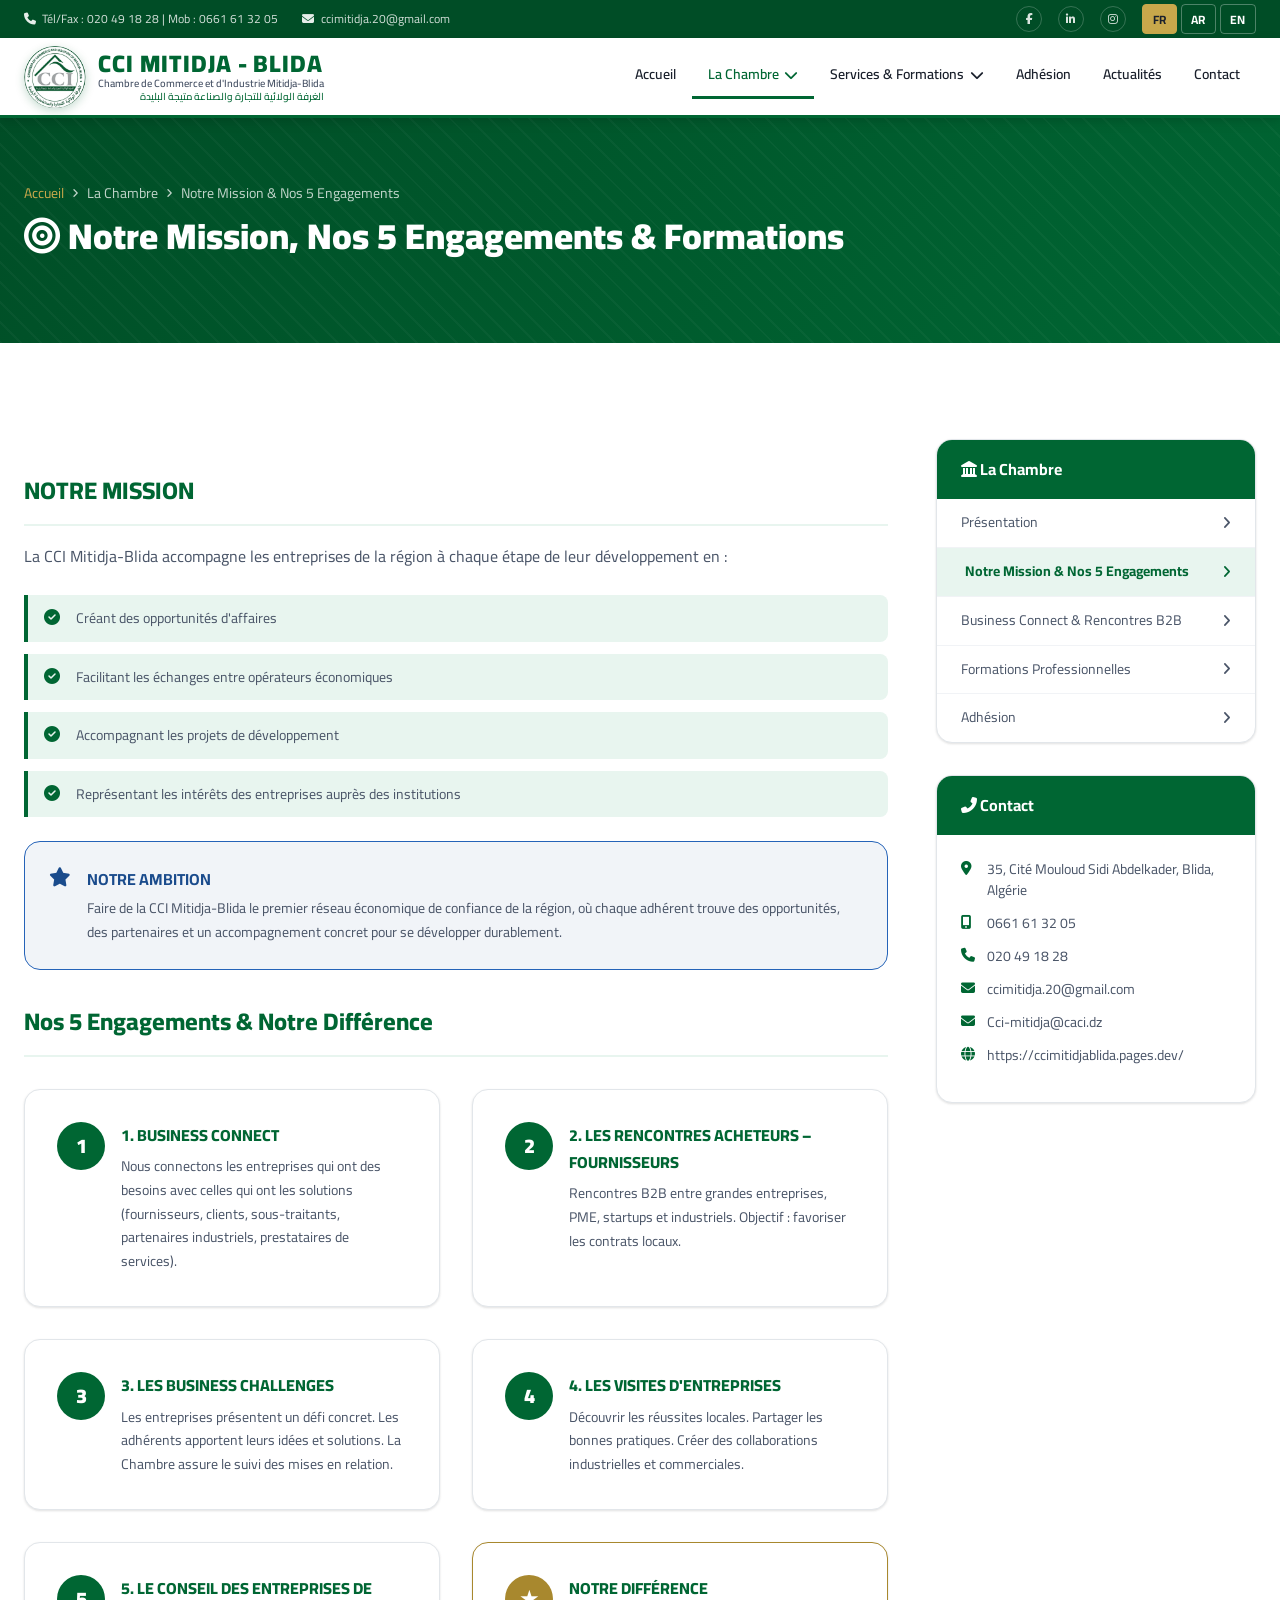
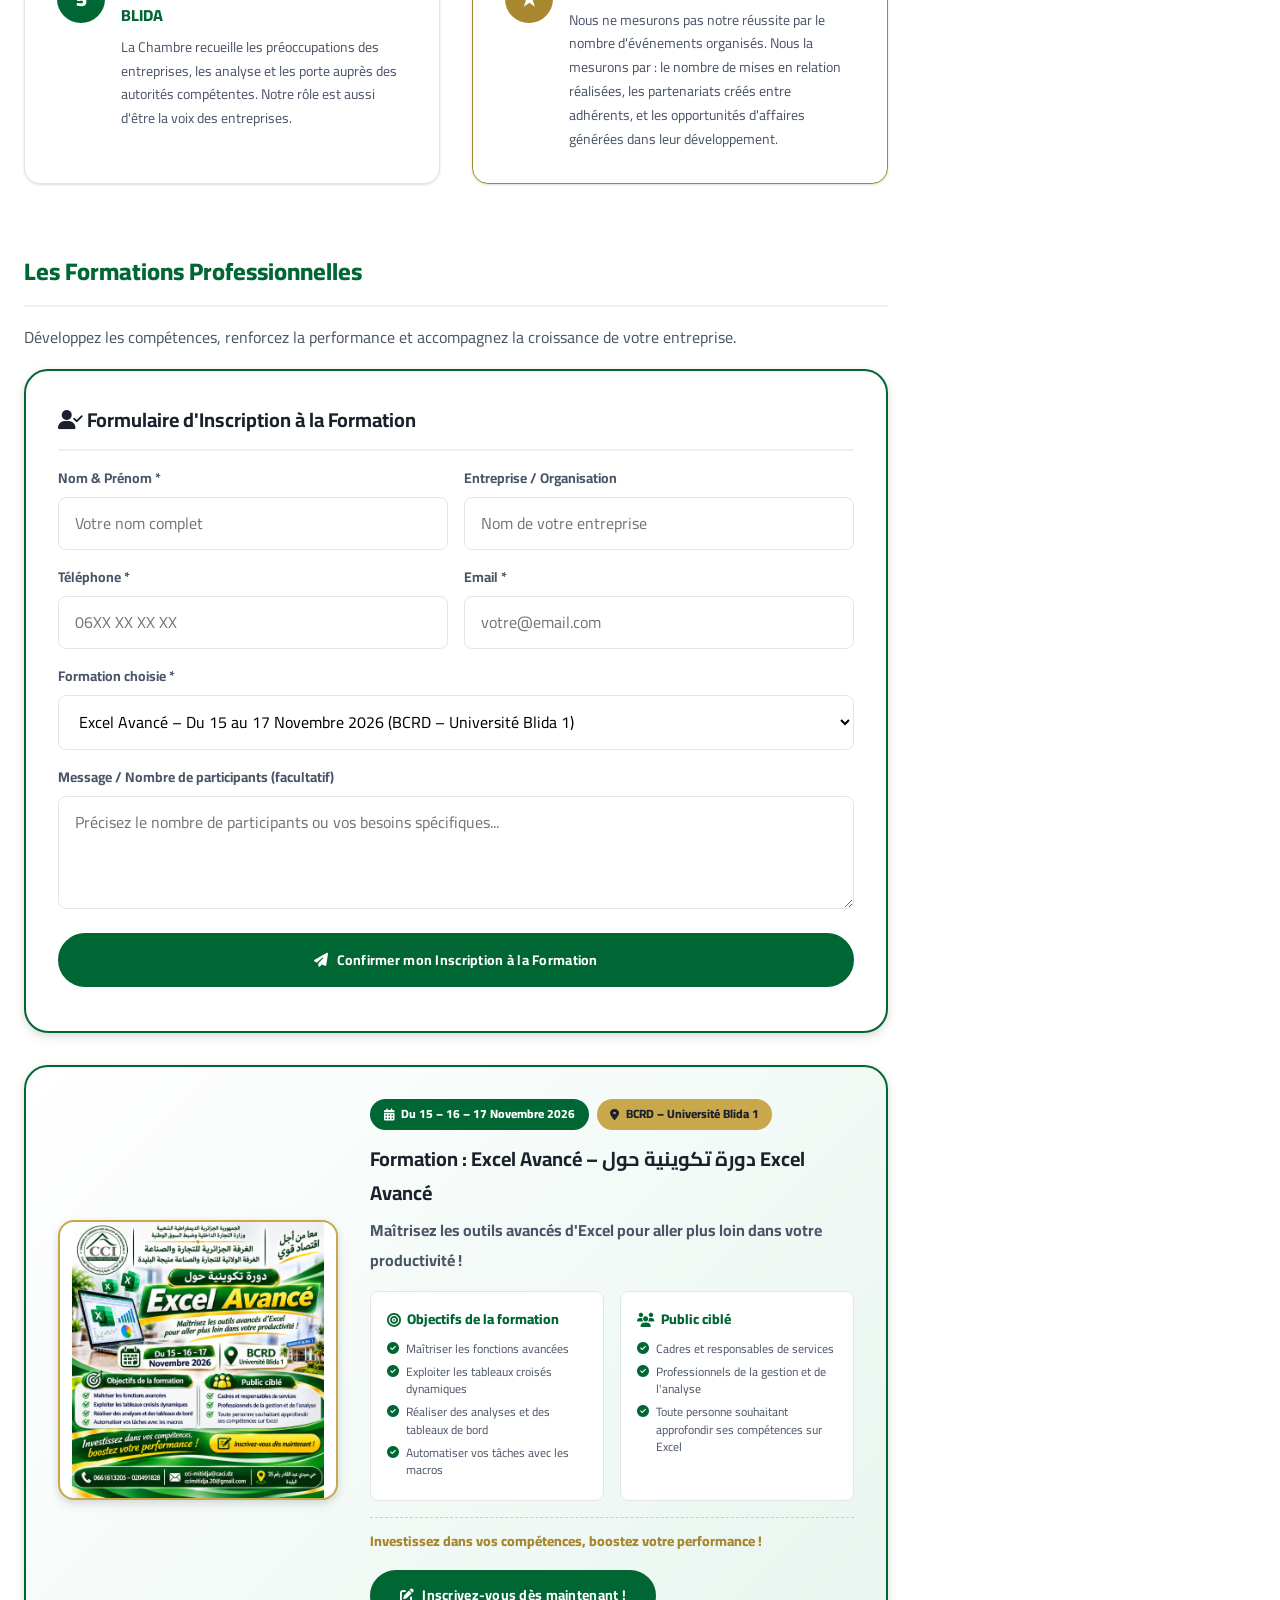
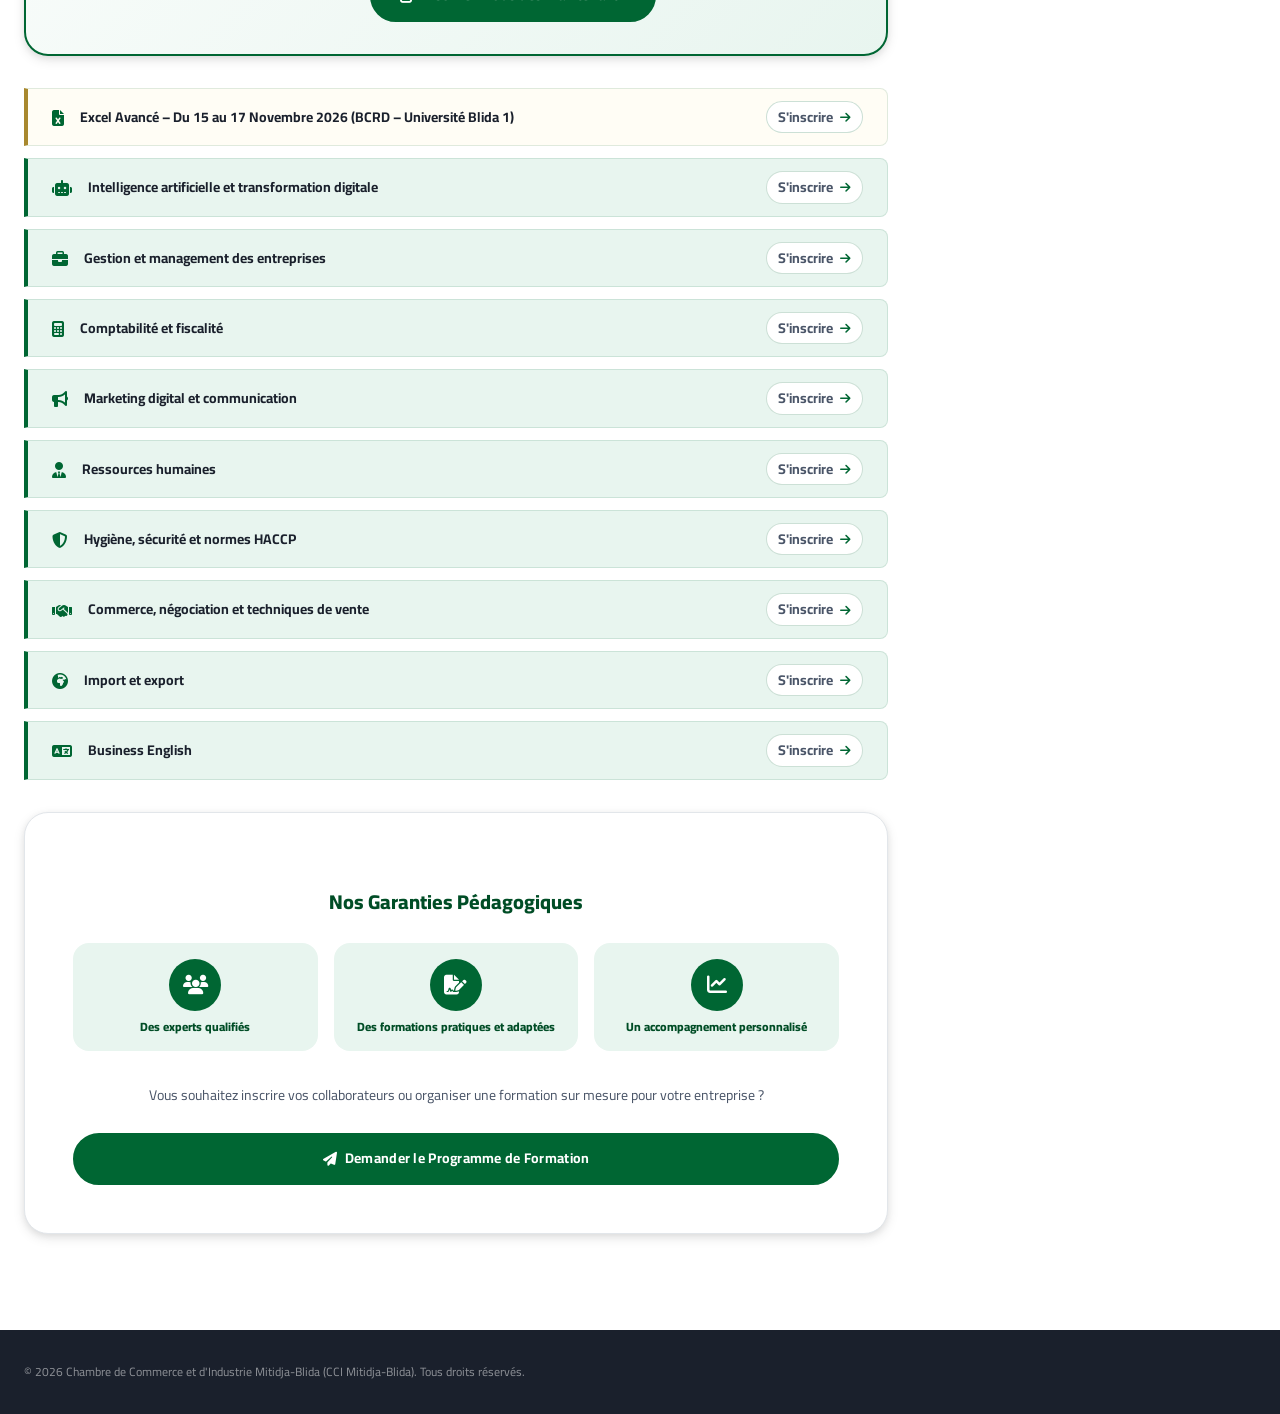
<file: pages/missions.html>
<!DOCTYPE html>
<html lang="fr" dir="ltr">
<head>
  <meta charset="UTF-8" />
  <meta name="viewport" content="width=device-width, initial-scale=1.0" />
  <title data-i18n="meta.missions_title">Missions, 5 Engagements & Formations – CCI Mitidja-Blida</title>
  <link rel="icon" type="image/jpeg" href="../images/logo.jpeg" />
  <link rel="stylesheet" href="../css/style.css?v=20261107" />
  <link rel="stylesheet" href="../css/pages.css?v=20261107" />
  <link href="https://fonts.googleapis.com/css2?family=Cairo:wght@300;400;600;700;900&family=Tajawal:wght@300;400;500;700&display=swap" rel="stylesheet" media="print" onload="this.media='all'" />
  <link rel="stylesheet" href="../css/fontawesome.min.css?v=20261107" />
  <style>
    .engagements-grid {
      display: grid;
      grid-template-columns: 1fr 1fr;
      gap: var(--space-xl);
      margin: var(--space-xl) 0;
    }
    .engagement-card {
      background: var(--clr-white);
      border-radius: var(--radius-lg);
      padding: var(--space-xl);
      box-shadow: var(--shadow-sm);
      border: 1.5px solid var(--clr-grey-200);
      transition: var(--transition);
      display: flex;
      gap: var(--space-md);
      align-items: flex-start;
    }
    .engagement-card:hover { box-shadow: var(--shadow-md); border-color: var(--clr-green); transform: translateY(-2px); }
    .engagement-num {
      width: 48px; height: 48px;
      border-radius: 50%;
      background: var(--clr-green);
      color: var(--clr-white);
      font-size: var(--fs-xl);
      font-weight: 900;
      display: flex; align-items: center; justify-content: center;
      flex-shrink: 0;
    }
    .engagement-body strong { display: block; font-size: var(--fs-base); font-weight: 800; color: var(--clr-green); margin-bottom: .4rem; }
    .engagement-body p { font-size: var(--fs-sm); color: var(--clr-grey-700); line-height: 1.7; margin: 0; }
    @media (max-width: 768px) { .engagements-grid { grid-template-columns: 1fr; } }
  </style>
</head>
<body>

  <!-- TOP BAR -->
  <div class="top-bar">
    <div class="container top-bar__inner">
      <div class="top-bar__left">
        <span><i class="fas fa-phone"></i> <span data-i18n="topbar.phone" data-param="telephone_barre">Tél/Fax : 020 49 18 28 | Mob : 0661 61 32 05</span></span>
        <span><i class="fas fa-envelope"></i> <span data-param="emails_pipe">ccimitidja.20@gmail.com</span></span>
      </div>
      <div class="top-bar__right">
        <a href="https://www.facebook.com/share/p/1DQ5W6xifT/" target="_blank" rel="noopener" aria-label="Facebook"><i class="fab fa-facebook-f"></i></a>
        <a href="contact.html" aria-label="LinkedIn"><i class="fab fa-linkedin-in"></i></a>
        <a href="contact.html" aria-label="Instagram"><i class="fab fa-instagram"></i></a>
        <div class="lang-switcher" role="group" aria-label="Language selector">
          <button type="button" class="lang-btn active" data-lang="fr">FR</button>
          <button type="button" class="lang-btn" data-lang="ar">AR</button>
          <button type="button" class="lang-btn" data-lang="en">EN</button>
        </div>
      </div>
    </div>
  </div>

  <!-- HEADER -->
  <header class="header" id="header">
    <div class="container header__inner">
      <a href="../index.html" class="header__logo">
        <div class="logo-emblem"><img src="../images/logo.jpeg" alt="Logo CCI Mitidja-Blida" class="logo-img" /></div>
        <div class="logo-text">
          <span class="logo-text__main" data-i18n="brand.short">CCI MITIDJA - BLIDA</span>
          <span class="logo-text__sub" data-i18n="brand.sub">Chambre de Commerce et d'Industrie Mitidja-Blida</span>
          <span class="logo-text__ar">الغرفة الولائية للتجارة والصناعة متيجة البليدة</span>
        </div>
      </a>
      <nav class="nav" id="nav">
        <ul class="nav__list">
          <li class="nav__item"><a href="../index.html" class="nav__link" data-i18n="nav.home">Accueil</a></li>
          <li class="nav__item nav__item--dropdown nav__item--active">
            <a href="presentation.html" class="nav__link"><span data-i18n="nav.chamber">La Chambre</span> <i class="fas fa-chevron-down"></i></a>
            <ul class="dropdown">
              <li><a href="presentation.html" data-i18n="nav.presentation">Présentation</a></li>
              <li><a href="missions.html" class="active" data-i18n="nav.missions">Notre Mission & Nos 5 Engagements</a></li>
              <li><a href="missions.html#difference" data-i18n="nav.difference">Notre Différence & Ambition</a></li>
            </ul>
          </li>
          <li class="nav__item nav__item--dropdown">
            <a href="certificat-origine.html" class="nav__link"><span data-i18n="nav.services">Services & Formations</span> <i class="fas fa-chevron-down"></i></a>
            <ul class="dropdown">
              <li><a href="certificat-origine.html" data-i18n="nav.cert_origin">Certificat d'Origine & Fabrication</a></li>
              <li><a href="certificat-origine.html#legalisation" data-i18n="nav.legalisation">Légalisation & Documents Commerciaux</a></li>
              <li><a href="missions.html#formations" data-i18n="nav.formations">Formations Professionnelles</a></li>
              <li><a href="missions.html#engagements" data-i18n="nav.b2b">Business Connect & Rencontres B2B</a></li>
            </ul>
          </li>
          <li class="nav__item"><a href="adhesion.html" class="nav__link" data-i18n="nav.adhesion">Adhésion</a></li>
          <li class="nav__item"><a href="actualites.html" class="nav__link" data-i18n="nav.news">Actualités</a></li>
          <li class="nav__item"><a href="contact.html" class="nav__link" data-i18n="nav.contact">Contact</a></li>
        </ul>
      </nav>
      <button class="hamburger" id="hamburger" aria-label="Menu" aria-expanded="false">
        <span></span><span></span><span></span>
      </button>
    </div>
  </header>

  <!-- PAGE HERO -->
  <section class="page-hero">
    <div class="container page-hero__content">
      <div class="page-hero__breadcrumb">
        <a href="../index.html" data-i18n="nav.home">Accueil</a>
        <i class="fas fa-angle-right"></i>
        <span data-i18n="nav.chamber">La Chambre</span>
        <i class="fas fa-angle-right"></i>
        <span data-i18n="nav.missions">Notre Mission & Nos 5 Engagements</span>
      </div>
      <h1 class="page-hero__title"><i class="fas fa-bullseye"></i> <span data-i18n="missions_page.hero_title">Notre Mission, Nos 5 Engagements & Formations</span></h1>
    </div>
  </section>

  <!-- PAGE CONTENT -->
  <section class="page-content">
    <div class="container page-layout">
      <main class="page-main prose">

        <h2 data-i18n="mission.title">NOTRE MISSION</h2>
        <p data-i18n="mission.lead">La CCI Mitidja-Blida accompagne les entreprises de la région à chaque étape de leur développement en :</p>
        <div class="doc-list">
          <div class="doc-item"><i class="fas fa-check-circle"></i><span data-i18n="mission.p1">Créant des opportunités d'affaires</span></div>
          <div class="doc-item"><i class="fas fa-check-circle"></i><span data-i18n="mission.p2">Facilitant les échanges entre opérateurs économiques</span></div>
          <div class="doc-item"><i class="fas fa-check-circle"></i><span data-i18n="mission.p3">Accompagnant les projets de développement</span></div>
          <div class="doc-item"><i class="fas fa-check-circle"></i><span data-i18n="mission.p4">Représentant les intérêts des entreprises auprès des institutions</span></div>
        </div>

        <div class="info-box" id="difference">
          <i class="fas fa-star"></i>
          <div>
            <strong style="color:var(--clr-blue); display:block; margin-bottom:.25rem;" data-i18n="ambition.title">NOTRE AMBITION</strong>
            <p data-i18n="ambition.text">Faire de la CCI Mitidja-Blida le premier réseau économique de confiance de la région, où chaque adhérent trouve des opportunités, des partenaires et un accompagnement concret pour se développer durablement.</p>
          </div>
        </div>

        <h2 id="engagements" data-i18n="eng.title">Nos 5 Engagements & Notre Différence</h2>
        <div class="engagements-grid">
          <div class="engagement-card">
            <div class="engagement-num">1</div>
            <div class="engagement-body">
              <strong data-i18n="eng.e1.title">1. BUSINESS CONNECT</strong>
              <p data-i18n="eng.e1.text">Nous connectons les entreprises qui ont des besoins avec celles qui ont les solutions (fournisseurs, clients, sous-traitants, partenaires industriels, prestataires de services).</p>
            </div>
          </div>
          <div class="engagement-card">
            <div class="engagement-num">2</div>
            <div class="engagement-body">
              <strong data-i18n="eng.e2.title">2. LES RENCONTRES ACHETEURS – FOURNISSEURS</strong>
              <p data-i18n="eng.e2.text">Rencontres B2B entre grandes entreprises, PME, startups et industriels. Objectif : favoriser les contrats locaux.</p>
            </div>
          </div>
          <div class="engagement-card">
            <div class="engagement-num">3</div>
            <div class="engagement-body">
              <strong data-i18n="eng.e3.title">3. LES BUSINESS CHALLENGES</strong>
              <p data-i18n="eng.e3.text">Les entreprises présentent un défi concret. Les adhérents apportent leurs idées et solutions. La Chambre assure le suivi des mises en relation.</p>
            </div>
          </div>
          <div class="engagement-card">
            <div class="engagement-num">4</div>
            <div class="engagement-body">
              <strong data-i18n="eng.e4.title">4. LES VISITES D'ENTREPRISES</strong>
              <p data-i18n="eng.e4.text">Découvrir les réussites locales. Partager les bonnes pratiques. Créer des collaborations industrielles et commerciales.</p>
            </div>
          </div>
          <div class="engagement-card">
            <div class="engagement-num">5</div>
            <div class="engagement-body">
              <strong data-i18n="eng.e5.title">5. LE CONSEIL DES ENTREPRISES DE BLIDA</strong>
              <p data-i18n="eng.e5.text">La Chambre recueille les préoccupations des entreprises, les analyse et les porte auprès des autorités compétentes. Notre rôle est aussi d'être la voix des entreprises.</p>
            </div>
          </div>
          <div class="engagement-card" style="border-color:var(--clr-gold-dark);">
            <div class="engagement-num" style="background:var(--clr-gold-dark);">★</div>
            <div class="engagement-body">
              <strong data-i18n="eng.diff.title">NOTRE DIFFÉRENCE</strong>
              <p data-i18n="missions_page.diff_full">Nous ne mesurons pas notre réussite par le nombre d'événements organisés. Nous la mesurons par : le nombre de mises en relation réalisées, les partenariats créés entre adhérents, et les opportunités d'affaires générées dans leur développement.</p>
            </div>
          </div>
        </div>

        <div id="formations" style="padding-top:.25rem;">
          <h2 data-i18n="form.title">Les Formations Professionnelles</h2>
          <p data-i18n="form.desc">Développez les compétences, renforcez la performance et accompagnez la croissance de votre entreprise.</p>

          <!-- FORMULAIRE D'INSCRIPTION DIRECTE AUX FORMATIONS -->
          <div class="contact-form-card" id="inscription-formation">
            <h3 class="reg-form-card__title"><i class="fas fa-user-check"></i> <span data-i18n="form.reg.title">Formulaire d'Inscription à la Formation</span></h3>
            <form id="formationRegForm" action="https://formsubmit.co/ccimitidja.20@gmail.com" method="POST" novalidate>
              <div class="form-row">
                <div class="form-group">
                  <label for="regNom" data-i18n="contact.f_name">Nom &amp; Prénom *</label>
                  <input type="text" id="regNom" name="nom" autocomplete="name" placeholder="Votre nom complet" data-i18n-placeholder="contact.f_name_ph" required />
                </div>
                <div class="form-group">
                  <label for="regEntreprise" data-i18n="contact.f_company">Entreprise / Organisation</label>
                  <input type="text" id="regEntreprise" name="entreprise" autocomplete="organization" placeholder="Nom de votre entreprise" data-i18n-placeholder="contact.f_company_ph" />
                </div>
              </div>
              <div class="form-row">
                <div class="form-group">
                  <label for="regTel" data-i18n="form.reg.phone_label">Téléphone *</label>
                  <input type="tel" id="regTel" name="tel" inputmode="tel" autocomplete="tel" placeholder="06XX XX XX XX" required />
                </div>
                <div class="form-group">
                  <label for="regEmail" data-i18n="contact.f_email">Email *</label>
                  <input type="email" id="regEmail" name="email" inputmode="email" autocomplete="email" placeholder="votre@email.com" data-i18n-placeholder="contact.f_email_ph" required />
                </div>
              </div>
              <div class="form-group">
                <label for="regFormation" data-i18n="form.reg.select_label">Formation choisie *</label>
                <select id="regFormation" name="formation" required>
                  <option value="Excel Avancé – Du 15 au 17 Novembre 2026 (BCRD – Université Blida 1)" data-i18n="form.f10">Excel Avancé – Du 15 au 17 Novembre 2026 (BCRD – Université Blida 1)</option>
                  <option value="Intelligence artificielle et transformation digitale" data-i18n="form.f1">Intelligence artificielle et transformation digitale</option>
                  <option value="Gestion et management des entreprises" data-i18n="form.f2">Gestion et management des entreprises</option>
                  <option value="Comptabilité et fiscalité" data-i18n="form.f3">Comptabilité et fiscalité</option>
                  <option value="Marketing digital et communication" data-i18n="form.f4">Marketing digital et communication</option>
                  <option value="Ressources humaines" data-i18n="form.f5">Ressources humaines</option>
                  <option value="Hygiène, sécurité et normes HACCP" data-i18n="form.f6">Hygiène, sécurité et normes HACCP</option>
                  <option value="Commerce, négociation et techniques de vente" data-i18n="form.f7">Commerce, négociation et techniques de vente</option>
                  <option value="Import et export" data-i18n="form.f8">Import et export</option>
                  <option value="Business English" data-i18n="form.f9">Business English</option>
                </select>
              </div>
              <div class="form-group">
                <label for="regMessage" data-i18n="form.reg.msg_label">Message / Nombre de participants (facultatif)</label>
                <textarea id="regMessage" name="message" rows="3" placeholder="Précisez le nombre de participants ou vos besoins spécifiques..." data-i18n-placeholder="form.reg.msg_ph"></textarea>
              </div>
              <button type="submit" class="btn btn--primary btn--full">
                <i class="fas fa-paper-plane"></i> <span data-i18n="form.reg.submit">Confirmer mon Inscription à la Formation</span>
              </button>
              <div class="form-feedback" id="regFormFeedback" aria-live="polite"></div>
            </form>
          </div>

          <!-- FEATURED FORMATION: EXCEL AVANCÉ -->
          <div class="featured-formation-card" id="formation-excel-avance">
            <div class="featured-formation-card__poster" data-open-formation-popup="true" title="Cliquez pour agrandir l'affiche">
              <img src="../images/formation-excel-avance-nov-2026.jpeg" width="1080" height="1080" alt="Formation Excel Avancé – Du 15 au 17 Novembre 2026 – BCRD Université Blida 1" />
            </div>
            <div class="featured-formation-card__body">
              <div class="featured-formation-card__badges">
                <span class="ff-badge ff-badge--green"><i class="fas fa-calendar-alt"></i> <span data-i18n="form.excel.date">Du 15 – 16 – 17 Novembre 2026</span></span>
                <span class="ff-badge ff-badge--gold"><i class="fas fa-map-marker-alt"></i> <span data-i18n="form.excel.loc">BCRD – Université Blida 1</span></span>
              </div>
              <h3 class="featured-formation-card__title" data-i18n="form.excel.title">Formation : Excel Avancé – دورة تكوينية حول Excel Avancé</h3>
              <p class="featured-formation-card__sub" data-i18n="form.excel.sub">Maîtrisez les outils avancés d'Excel pour aller plus loin dans votre productivité !</p>

              <div class="featured-formation-card__cols">
                <div class="featured-formation-card__box">
                  <h4><i class="fas fa-bullseye"></i> <span data-i18n="form.excel.obj_title">Objectifs de la formation</span></h4>
                  <ul class="featured-formation-card__list">
                    <li><i class="fas fa-check-circle"></i> <span data-i18n="form.excel.obj1">Maîtriser les fonctions avancées</span></li>
                    <li><i class="fas fa-check-circle"></i> <span data-i18n="form.excel.obj2">Exploiter les tableaux croisés dynamiques</span></li>
                    <li><i class="fas fa-check-circle"></i> <span data-i18n="form.excel.obj3">Réaliser des analyses et des tableaux de bord</span></li>
                    <li><i class="fas fa-check-circle"></i> <span data-i18n="form.excel.obj4">Automatiser vos tâches avec les macros</span></li>
                  </ul>
                </div>
                <div class="featured-formation-card__box">
                  <h4><i class="fas fa-users"></i> <span data-i18n="form.excel.pub_title">Public ciblé</span></h4>
                  <ul class="featured-formation-card__list">
                    <li><i class="fas fa-check-circle"></i> <span data-i18n="form.excel.pub1">Cadres et responsables de services</span></li>
                    <li><i class="fas fa-check-circle"></i> <span data-i18n="form.excel.pub2">Professionnels de la gestion et de l'analyse</span></li>
                    <li><i class="fas fa-check-circle"></i> <span data-i18n="form.excel.pub3">Toute personne souhaitant approfondir ses compétences sur Excel</span></li>
                  </ul>
                </div>
              </div>

              <div class="featured-formation-card__footer">
                <span class="featured-formation-card__slogan" data-i18n="form.excel.slogan">Investissez dans vos compétences, boostez votre performance !</span>
                <a href="inscription.html" class="btn btn--primary"><i class="fas fa-edit"></i> <span data-i18n="form.excel.cta">Inscrivez-vous dès maintenant !</span></a>
              </div>
            </div>
          </div>

          <div class="doc-list" id="missionsFormationsList">
            <a href="#inscription-formation" class="doc-item doc-item--link" style="border-left-color:var(--clr-gold-dark); background:#fffdf5;"><i class="fas fa-file-excel"></i><span data-i18n="form.f10">Excel Avancé – Du 15 au 17 Novembre 2026 (BCRD – Université Blida 1)</span><span class="doc-item__action"><span data-i18n="form.register_badge">S'inscrire</span> <i class="fas fa-arrow-right"></i></span></a>
            <a href="#inscription-formation" class="doc-item doc-item--link"><i class="fas fa-robot"></i><span data-i18n="form.f1">Intelligence artificielle et transformation digitale</span><span class="doc-item__action"><span data-i18n="form.register_badge">S'inscrire</span> <i class="fas fa-arrow-right"></i></span></a>
            <a href="#inscription-formation" class="doc-item doc-item--link"><i class="fas fa-briefcase"></i><span data-i18n="form.f2">Gestion et management des entreprises</span><span class="doc-item__action"><span data-i18n="form.register_badge">S'inscrire</span> <i class="fas fa-arrow-right"></i></span></a>
            <a href="#inscription-formation" class="doc-item doc-item--link"><i class="fas fa-calculator"></i><span data-i18n="form.f3">Comptabilité et fiscalité</span><span class="doc-item__action"><span data-i18n="form.register_badge">S'inscrire</span> <i class="fas fa-arrow-right"></i></span></a>
            <a href="#inscription-formation" class="doc-item doc-item--link"><i class="fas fa-bullhorn"></i><span data-i18n="form.f4">Marketing digital et communication</span><span class="doc-item__action"><span data-i18n="form.register_badge">S'inscrire</span> <i class="fas fa-arrow-right"></i></span></a>
            <a href="#inscription-formation" class="doc-item doc-item--link"><i class="fas fa-user-tie"></i><span data-i18n="form.f5">Ressources humaines</span><span class="doc-item__action"><span data-i18n="form.register_badge">S'inscrire</span> <i class="fas fa-arrow-right"></i></span></a>
            <a href="#inscription-formation" class="doc-item doc-item--link"><i class="fas fa-shield-alt"></i><span data-i18n="form.f6">Hygiène, sécurité et normes HACCP</span><span class="doc-item__action"><span data-i18n="form.register_badge">S'inscrire</span> <i class="fas fa-arrow-right"></i></span></a>
            <a href="#inscription-formation" class="doc-item doc-item--link"><i class="fas fa-handshake"></i><span data-i18n="form.f7">Commerce, négociation et techniques de vente</span><span class="doc-item__action"><span data-i18n="form.register_badge">S'inscrire</span> <i class="fas fa-arrow-right"></i></span></a>
            <a href="#inscription-formation" class="doc-item doc-item--link"><i class="fas fa-globe-africa"></i><span data-i18n="form.f8">Import et export</span><span class="doc-item__action"><span data-i18n="form.register_badge">S'inscrire</span> <i class="fas fa-arrow-right"></i></span></a>
            <a href="#inscription-formation" class="doc-item doc-item--link"><i class="fas fa-language"></i><span data-i18n="form.f9">Business English</span><span class="doc-item__action"><span data-i18n="form.register_badge">S'inscrire</span> <i class="fas fa-arrow-right"></i></span></a>
          </div>

          <div class="pillars-box" style="margin-top:var(--space-xl);">
            <h3 style="font-size:var(--fs-xl); font-weight:800; color:var(--clr-green-dark); margin-bottom:var(--space-lg); text-align:center;" data-i18n="form.pillars_title">Nos Garanties Pédagogiques</h3>
            <div class="pillars-grid">
              <div class="pillar-item">
                <div class="pillar-item__icon"><i class="fas fa-users"></i></div>
                <div class="pillar-item__label" data-i18n="form.p1">Des experts qualifiés</div>
              </div>
              <div class="pillar-item">
                <div class="pillar-item__icon"><i class="fas fa-file-signature"></i></div>
                <div class="pillar-item__label" data-i18n="form.p2">Des formations pratiques et adaptées</div>
              </div>
              <div class="pillar-item">
                <div class="pillar-item__icon"><i class="fas fa-chart-line"></i></div>
                <div class="pillar-item__label" data-i18n="form.p3">Un accompagnement personnalisé</div>
              </div>
            </div>
            <p style="font-size:var(--fs-sm); color:var(--clr-grey-700); text-align:center; margin-bottom:var(--space-lg);" data-i18n="form.cta_text">Vous souhaitez inscrire vos collaborateurs ou organiser une formation sur mesure pour votre entreprise ?</p>
            <a href="contact.html?sujet=formation" class="btn btn--primary btn--full"><i class="fas fa-paper-plane"></i> <span data-i18n="form.cta_btn">Demander le Programme de Formation</span></a>
          </div>
        </div>

      </main>

      <aside class="page-sidebar">
        <div class="sidebar-widget">
          <div class="sidebar-widget__title"><i class="fas fa-landmark"></i> <span data-i18n="nav.chamber">La Chambre</span></div>
          <ul class="sidebar-nav">
            <li><a href="presentation.html"><span data-i18n="nav.presentation">Présentation</span> <i class="fas fa-angle-right"></i></a></li>
            <li><a href="missions.html" class="active"><span data-i18n="nav.missions">Missions & 5 Engagements</span> <i class="fas fa-angle-right"></i></a></li>
            <li><a href="missions.html#engagements"><span data-i18n="nav.b2b">Business Connect & Rencontres B2B</span> <i class="fas fa-angle-right"></i></a></li>
            <li><a href="missions.html#formations"><span data-i18n="nav.formations">Formations Professionnelles</span> <i class="fas fa-angle-right"></i></a></li>
            <li><a href="adhesion.html"><span data-i18n="nav.adhesion">Adhésion</span> <i class="fas fa-angle-right"></i></a></li>
          </ul>
        </div>
        <div class="sidebar-widget">
          <div class="sidebar-widget__title"><i class="fas fa-phone-alt"></i> <span data-i18n="nav.contact">Contact</span></div>
          <ul class="sidebar-contact">
            <li><i class="fas fa-map-marker-alt"></i> <span data-i18n="contact.address_val" data-param="adresse">35, Cité Mouloud Sidi Abdelkader, Blida, Algérie</span></li>
            <li><i class="fas fa-mobile-alt"></i> <span dir="ltr" data-param="mobile">0661 61 32 05</span></li>
            <li><i class="fas fa-phone"></i> <span dir="ltr" data-param="tel_fax">020 49 18 28</span></li>
            <li><i class="fas fa-envelope"></i> <span data-param="email_1"><a href="mailto:ccimitidja.20@gmail.com">ccimitidja.20@gmail.com</a></span></li>
            <li><i class="fas fa-envelope"></i> <span data-param="email_2"><a href="mailto:Cci-mitidja@caci.dz">Cci-mitidja@caci.dz</a></span></li>
            <li><i class="fas fa-globe"></i> <span data-param="site_web">https://ccimitidjablida.pages.dev/</span></li>
          </ul>
        </div>
      </aside>
    </div>
  </section>

  <footer class="footer">
    <div class="footer__bottom" style="background:var(--clr-grey-900); border-top:none; padding:var(--space-xl) 0;">
      <div class="container footer__bottom-inner">
        <p data-i18n="footer.copy">&copy; 2026 Chambre de Commerce et d'Industrie Mitidja-Blida (CCI Mitidja-Blida). Tous droits réservés.</p>
      </div>
    </div>
  </footer>

  <button class="back-to-top" id="backToTop"><i class="fas fa-chevron-up"></i></button>
  <script src="../js/main.js?v=20261107"></script>
</body>
</html>
</file>
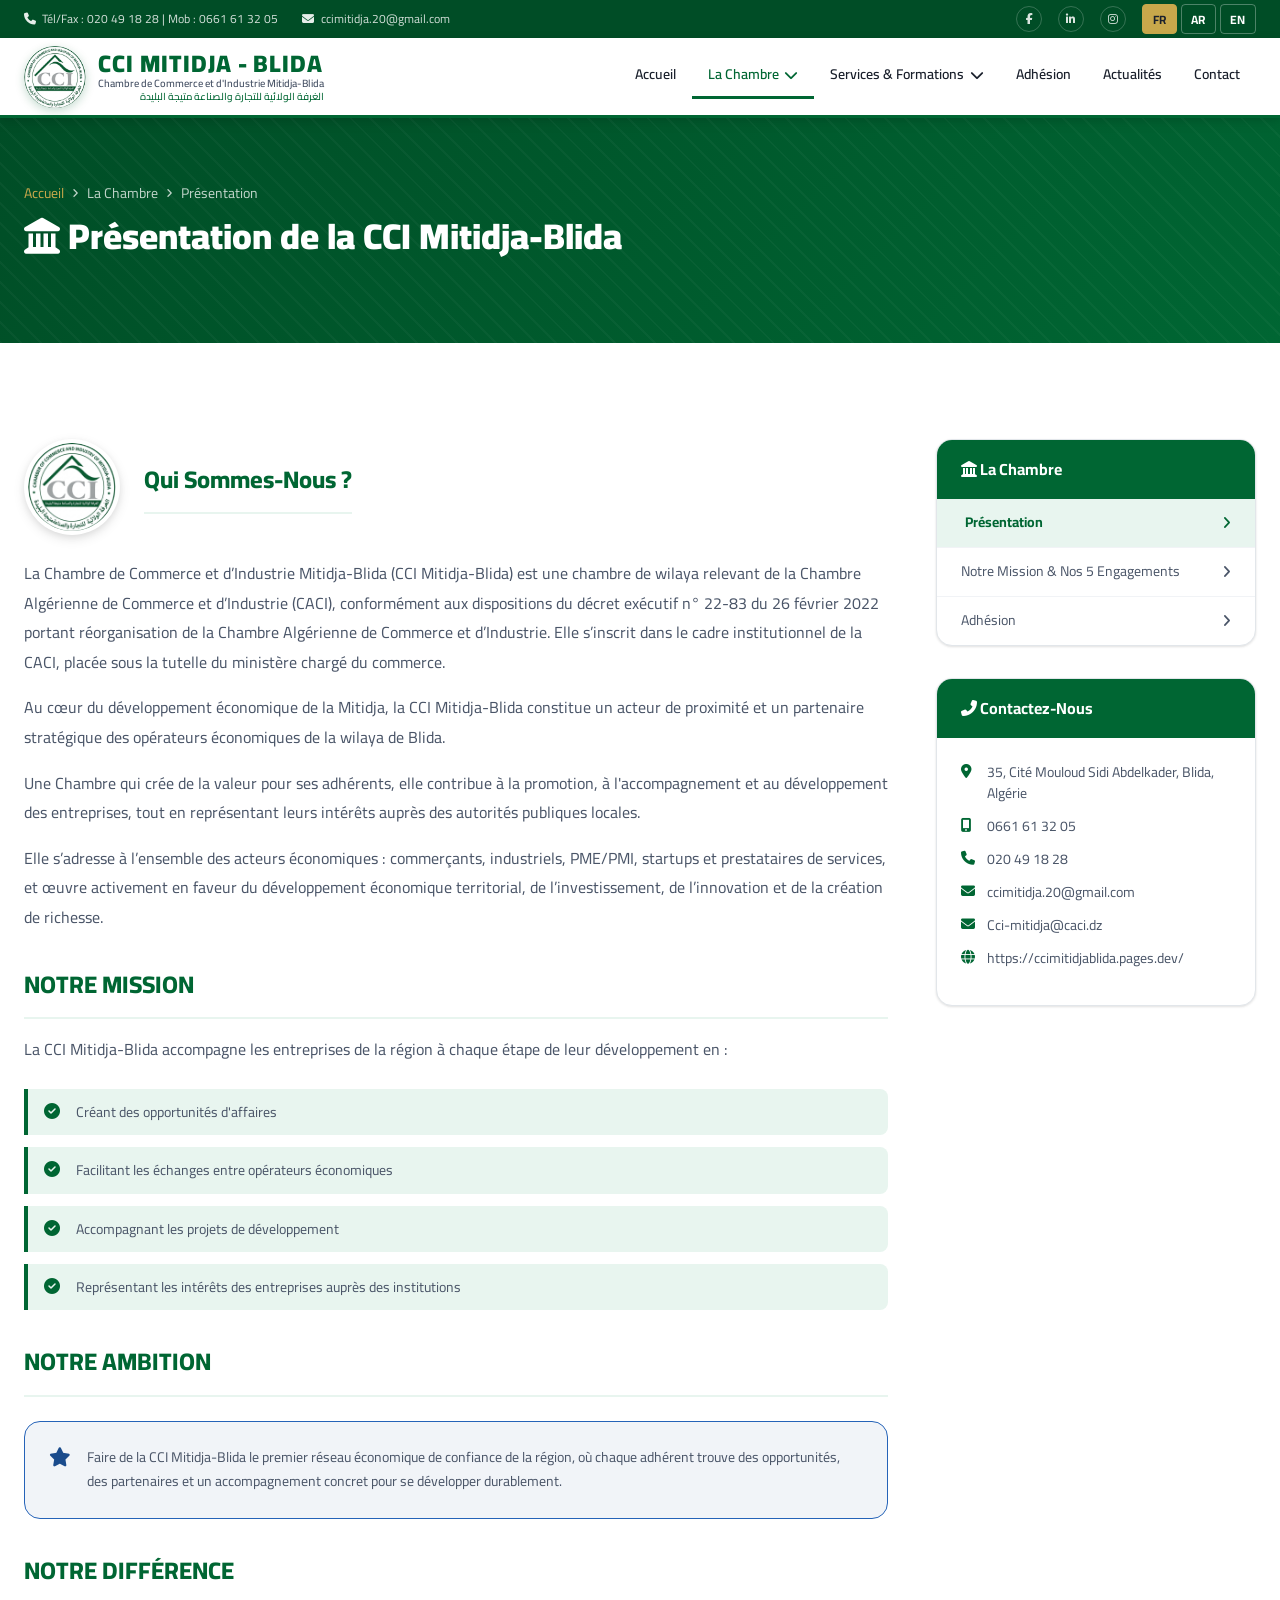
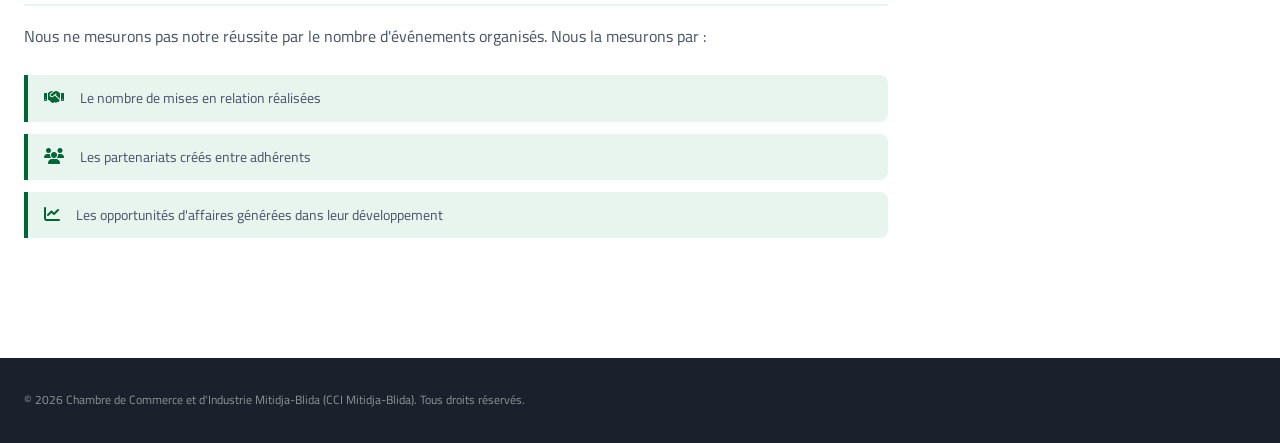
<file: pages/presentation.html>
<!DOCTYPE html>
<html lang="fr" dir="ltr">
<head>
  <meta charset="UTF-8" />
  <meta name="viewport" content="width=device-width, initial-scale=1.0" />
  <title data-i18n="meta.pres_title">Présentation – CCI Mitidja-Blida</title>
  <link rel="icon" type="image/jpeg" href="../images/logo.jpeg" />
  <link rel="stylesheet" href="../css/style.css?v=20261107" />
  <link rel="stylesheet" href="../css/pages.css?v=20261107" />
  <link href="https://fonts.googleapis.com/css2?family=Cairo:wght@300;400;600;700;900&family=Tajawal:wght@300;400;500;700&display=swap" rel="stylesheet" media="print" onload="this.media='all'" />
  <link rel="stylesheet" href="../css/fontawesome.min.css?v=20261107" />
</head>
<body>

  <!-- TOP BAR -->
  <div class="top-bar">
    <div class="container top-bar__inner">
      <div class="top-bar__left">
        <span><i class="fas fa-phone"></i> <span data-i18n="topbar.phone" data-param="telephone_barre">Tél/Fax : 020 49 18 28 | Mob : 0661 61 32 05</span></span>
        <span><i class="fas fa-envelope"></i> <span data-param="emails_pipe">ccimitidja.20@gmail.com</span></span>
      </div>
      <div class="top-bar__right">
        <a href="https://www.facebook.com/share/p/1DQ5W6xifT/" target="_blank" rel="noopener" aria-label="Facebook"><i class="fab fa-facebook-f"></i></a>
        <a href="contact.html" aria-label="LinkedIn"><i class="fab fa-linkedin-in"></i></a>
        <a href="contact.html" aria-label="Instagram"><i class="fab fa-instagram"></i></a>
        <div class="lang-switcher" role="group" aria-label="Language selector">
          <button type="button" class="lang-btn active" data-lang="fr">FR</button>
          <button type="button" class="lang-btn" data-lang="ar">AR</button>
          <button type="button" class="lang-btn" data-lang="en">EN</button>
        </div>
      </div>
    </div>
  </div>

  <!-- HEADER -->
  <header class="header" id="header">
    <div class="container header__inner">
      <a href="../index.html" class="header__logo">
        <div class="logo-emblem"><img src="../images/logo.jpeg" alt="Logo CCI Mitidja-Blida" class="logo-img" /></div>
        <div class="logo-text">
          <span class="logo-text__main" data-i18n="brand.short">CCI MITIDJA - BLIDA</span>
          <span class="logo-text__sub" data-i18n="brand.sub">Chambre de Commerce et d'Industrie Mitidja-Blida</span>
          <span class="logo-text__ar">الغرفة الولائية للتجارة والصناعة متيجة البليدة</span>
        </div>
      </a>
      <nav class="nav" id="nav">
        <ul class="nav__list">
          <li class="nav__item"><a href="../index.html" class="nav__link" data-i18n="nav.home">Accueil</a></li>
          <li class="nav__item nav__item--dropdown nav__item--active">
            <a href="presentation.html" class="nav__link"><span data-i18n="nav.chamber">La Chambre</span> <i class="fas fa-chevron-down"></i></a>
            <ul class="dropdown">
              <li><a href="presentation.html" class="active" data-i18n="nav.presentation">Présentation</a></li>
              <li><a href="missions.html" data-i18n="nav.missions">Notre Mission & Nos 5 Engagements</a></li>
              <li><a href="missions.html#difference" data-i18n="nav.difference">Notre Différence & Ambition</a></li>
            </ul>
          </li>
          <li class="nav__item nav__item--dropdown">
            <a href="certificat-origine.html" class="nav__link"><span data-i18n="nav.services">Services & Formations</span> <i class="fas fa-chevron-down"></i></a>
            <ul class="dropdown">
              <li><a href="certificat-origine.html" data-i18n="nav.cert_origin">Certificat d'Origine & Fabrication</a></li>
              <li><a href="certificat-origine.html#legalisation" data-i18n="nav.legalisation">Légalisation & Documents Commerciaux</a></li>
              <li><a href="missions.html#formations" data-i18n="nav.formations">Formations Professionnelles</a></li>
              <li><a href="missions.html#engagements" data-i18n="nav.b2b">Business Connect & Rencontres B2B</a></li>
            </ul>
          </li>
          <li class="nav__item"><a href="adhesion.html" class="nav__link" data-i18n="nav.adhesion">Adhésion</a></li>
          <li class="nav__item"><a href="actualites.html" class="nav__link" data-i18n="nav.news">Actualités</a></li>
          <li class="nav__item"><a href="contact.html" class="nav__link" data-i18n="nav.contact">Contact</a></li>
        </ul>
      </nav>
      <button class="hamburger" id="hamburger" aria-label="Menu" aria-expanded="false">
        <span></span><span></span><span></span>
      </button>
    </div>
  </header>

  <!-- PAGE HERO -->
  <section class="page-hero">
    <div class="container page-hero__content">
      <div class="page-hero__breadcrumb">
        <a href="../index.html" data-i18n="nav.home">Accueil</a>
        <i class="fas fa-angle-right"></i>
        <span data-i18n="nav.chamber">La Chambre</span>
        <i class="fas fa-angle-right"></i>
        <span data-i18n="nav.presentation">Présentation</span>
      </div>
      <h1 class="page-hero__title"><i class="fas fa-landmark"></i> <span data-i18n="pres_page.hero_title">Présentation de la CCI Mitidja-Blida</span></h1>
    </div>
  </section>

  <!-- PAGE CONTENT -->
  <section class="page-content">
    <div class="container page-layout">
      <main class="page-main prose">
        <div style="display:flex; align-items:center; gap:var(--space-lg); margin-bottom:var(--space-lg); flex-wrap:wrap;">
          <img src="../images/logo.jpeg" alt="Logo Officiel CCI Mitidja-Blida" style="width:96px; height:96px; border-radius:50%; object-fit:contain; box-shadow:var(--shadow-md); background:#fff; padding:4px;" />
          <h2 data-i18n="pres_page.who_title" style="margin:0;">Qui Sommes-Nous ?</h2>
        </div>
        <p data-i18n="pres_page.who_p1">La Chambre de Commerce et d’Industrie Mitidja-Blida (CCI Mitidja-Blida) est une chambre de wilaya relevant de la Chambre Algérienne de Commerce et d’Industrie (CACI), conformément aux dispositions du décret exécutif n° 22-83 du 26 février 2022 portant réorganisation de la Chambre Algérienne de Commerce et d’Industrie. Elle s’inscrit dans le cadre institutionnel de la CACI, placée sous la tutelle du ministère chargé du commerce.</p>
        <p data-i18n="pres_page.who_p2">Au cœur du développement économique de la Mitidja, la CCI Mitidja-Blida constitue un acteur de proximité et un partenaire stratégique des opérateurs économiques de la wilaya de Blida.</p>
        <p data-i18n="pres_page.who_p3">Une Chambre qui crée de la valeur pour ses adhérents, elle contribue à la promotion, à l'accompagnement et au développement des entreprises, tout en représentant leurs intérêts auprès des autorités publiques locales.</p>
        <p data-i18n="pres_page.who_p4">Elle s’adresse à l’ensemble des acteurs économiques : commerçants, industriels, PME/PMI, startups et prestataires de services, et œuvre activement en faveur du développement économique territorial, de l’investissement, de l’innovation et de la création de richesse.</p>

        <h2 data-i18n="mission.title">NOTRE MISSION</h2>
        <p data-i18n="mission.lead">La CCI Mitidja-Blida accompagne les entreprises de la région à chaque étape de leur développement en :</p>
        <div class="doc-list">
          <div class="doc-item"><i class="fas fa-check-circle"></i><span data-i18n="mission.p1">Créant des opportunités d'affaires</span></div>
          <div class="doc-item"><i class="fas fa-check-circle"></i><span data-i18n="mission.p2">Facilitant les échanges entre opérateurs économiques</span></div>
          <div class="doc-item"><i class="fas fa-check-circle"></i><span data-i18n="mission.p3">Accompagnant les projets de développement</span></div>
          <div class="doc-item"><i class="fas fa-check-circle"></i><span data-i18n="mission.p4">Représentant les intérêts des entreprises auprès des institutions</span></div>
        </div>

        <h2 data-i18n="ambition.title">NOTRE AMBITION</h2>
        <div class="info-box">
          <i class="fas fa-star"></i>
          <p data-i18n="ambition.text">Faire de la CCI Mitidja-Blida le premier réseau économique de confiance de la région, où chaque adhérent trouve des opportunités, des partenaires et un accompagnement concret pour se développer durablement.</p>
        </div>

        <h2 data-i18n="eng.diff.title">NOTRE DIFFÉRENCE</h2>
        <p data-i18n="eng.diff.lead">Nous ne mesurons pas notre réussite par le nombre d'événements organisés. Nous la mesurons par :</p>
        <div class="doc-list">
          <div class="doc-item"><i class="fas fa-handshake"></i><span data-i18n="eng.diff.p1">Le nombre de mises en relation réalisées</span></div>
          <div class="doc-item"><i class="fas fa-users"></i><span data-i18n="eng.diff.p2">Les partenariats créés entre adhérents</span></div>
          <div class="doc-item"><i class="fas fa-chart-line"></i><span data-i18n="eng.diff.p3">Les opportunités d'affaires générées dans leur développement</span></div>
        </div>
      </main>

      <aside class="page-sidebar">
        <div class="sidebar-widget">
          <div class="sidebar-widget__title"><i class="fas fa-landmark"></i> <span data-i18n="nav.chamber">La Chambre</span></div>
          <ul class="sidebar-nav">
            <li><a href="presentation.html" class="active"><span data-i18n="nav.presentation">Présentation</span> <i class="fas fa-angle-right"></i></a></li>
            <li><a href="missions.html"><span data-i18n="nav.missions">Missions & 5 Engagements</span> <i class="fas fa-angle-right"></i></a></li>
            <li><a href="adhesion.html"><span data-i18n="nav.adhesion">Adhésion</span> <i class="fas fa-angle-right"></i></a></li>
          </ul>
        </div>
        <div class="sidebar-widget">
          <div class="sidebar-widget__title"><i class="fas fa-phone-alt"></i> <span data-i18n="contact.find_us">Contactez-Nous</span></div>
          <ul class="sidebar-contact">
            <li><i class="fas fa-map-marker-alt"></i> <span data-i18n="contact.address_val" data-param="adresse">35, Cité Mouloud Sidi Abdelkader, Blida, Algérie</span></li>
            <li><i class="fas fa-mobile-alt"></i> <span dir="ltr" data-param="mobile">0661 61 32 05</span></li>
            <li><i class="fas fa-phone"></i> <span dir="ltr" data-param="tel_fax">020 49 18 28</span></li>
            <li><i class="fas fa-envelope"></i> <span data-param="email_1"><a href="mailto:ccimitidja.20@gmail.com">ccimitidja.20@gmail.com</a></span></li>
            <li><i class="fas fa-envelope"></i> <span data-param="email_2"><a href="mailto:Cci-mitidja@caci.dz">Cci-mitidja@caci.dz</a></span></li>
            <li><i class="fas fa-globe"></i> <span data-param="site_web">https://ccimitidjablida.pages.dev/</span></li>
          </ul>
        </div>
      </aside>
    </div>
  </section>

  <footer class="footer">
    <div class="footer__bottom" style="border-top:none; padding: var(--space-xl) 0; background:var(--clr-grey-900);">
      <div class="container footer__bottom-inner">
        <p data-i18n="footer.copy">&copy; 2026 Chambre de Commerce et d'Industrie Mitidja-Blida (CCI Mitidja-Blida). Tous droits réservés.</p>
      </div>
    </div>
  </footer>
  <button class="back-to-top" id="backToTop"><i class="fas fa-chevron-up"></i></button>
  <script src="../js/main.js?v=20261107"></script>
</body>
</html>
</file>
<file: css/style.css>
/* ============================================================
   CCIB – Chambre de Commerce et d'Industrie de Blida
   Main Stylesheet — style.css
   ============================================================ */

/* ---- CSS Custom Properties ---- */
:root {
  /* Brand Colors */
  --clr-green:        #006633;   /* Algerian national green */
  --clr-green-dark:   #004d26;
  --clr-green-light:  #008040;
  --clr-green-xlight: #e8f5ef;
  --clr-gold:         #C8A84B;
  --clr-gold-dark:    #a8882e;
  --clr-blue:         #1a4b8c;
  --clr-blue-light:   #2563b8;
  --clr-teal:         #0a7373;
  --clr-purple:       #5b2d8e;
  --clr-red:          #c0392b;

  /* Neutrals */
  --clr-white:        #ffffff;
  --clr-off-white:    #f7f8fa;
  --clr-grey-100:     #f1f3f6;
  --clr-grey-200:     #e2e6ea;
  --clr-grey-300:     #c8cdd4;
  --clr-grey-500:     #8c959f;
  --clr-grey-700:     #4a5568;
  --clr-grey-900:     #1a202c;

  /* Typography */
  --font-primary:     'Cairo', 'Tajawal', Arial, sans-serif;
  --fs-xs:   0.75rem;
  --fs-sm:   0.875rem;
  --fs-base: 1rem;
  --fs-lg:   1.125rem;
  --fs-xl:   1.25rem;
  --fs-2xl:  1.5rem;
  --fs-3xl:  1.875rem;
  --fs-4xl:  2.25rem;
  --fs-5xl:  3rem;

  /* Spacing */
  --space-xs:  0.5rem;
  --space-sm:  0.75rem;
  --space-md:  1rem;
  --space-lg:  1.5rem;
  --space-xl:  2rem;
  --space-2xl: 3rem;
  --space-3xl: 4rem;
  --space-4xl: 6rem;

  /* Layout */
  --container-max: 1280px;
  --radius-sm:  4px;
  --radius-md:  8px;
  --radius-lg:  16px;
  --radius-xl:  24px;
  --radius-full: 9999px;

  /* Shadows */
  --shadow-sm:  0 1px 3px rgba(0,0,0,.08), 0 1px 2px rgba(0,0,0,.05);
  --shadow-md:  0 4px 12px rgba(0,0,0,.10), 0 2px 6px rgba(0,0,0,.06);
  --shadow-lg:  0 10px 30px rgba(0,0,0,.12), 0 4px 12px rgba(0,0,0,.08);
  --shadow-xl:  0 20px 50px rgba(0,0,0,.15);

  /* Transitions */
  --transition: all .25s ease;

  /* Header */
  --header-h: 80px;
  --topbar-h: 38px;
}

/* ---- Reset & Base ---- */
*, *::before, *::after { box-sizing: border-box; margin: 0; padding: 0; }
html { font-size: 16px; }
body {
  font-family: var(--font-primary);
  color: var(--clr-grey-900);
  background: var(--clr-white);
  line-height: 1.7;
}
img { max-width: 100%; height: auto; display: block; }
a { color: inherit; text-decoration: none; transition: var(--transition); }
ul { list-style: none; }
button { cursor: pointer; border: none; background: none; font-family: inherit; }
form { width: 100%; max-width: 100%; min-width: 0; }
input, select, textarea {
  font-family: var(--font-primary);
  font-size: 16px;
  width: 100%;
  max-width: 100%;
  min-width: 0;
  border: 1.5px solid var(--clr-grey-200);
  border-radius: var(--radius-md);
  padding: .65rem 1rem;
  outline: none;
  transition: border-color .2s ease, box-shadow .2s ease;
  background: var(--clr-white);
}
select {
  text-overflow: ellipsis;
  overflow: hidden;
  white-space: nowrap;
}
input:focus, select:focus, textarea:focus {
  border-color: var(--clr-green);
  box-shadow: 0 0 0 3px rgba(0,102,51,.12);
}
textarea { resize: vertical; }

/* ---- Container ---- */
.container {
  max-width: var(--container-max);
  margin: 0 auto;
  padding: 0 var(--space-lg);
}

/* ---- Buttons ---- */
.btn {
  display: inline-flex;
  align-items: center;
  gap: .5rem;
  padding: .75rem 1.75rem;
  border-radius: var(--radius-full);
  font-size: var(--fs-sm);
  font-weight: 700;
  letter-spacing: .02em;
  cursor: pointer;
  transition: var(--transition);
  white-space: nowrap;
}
.btn--primary {
  background: var(--clr-green);
  color: var(--clr-white);
  border: 2px solid var(--clr-green);
}
.btn--primary:hover {
  background: var(--clr-green-dark);
  border-color: var(--clr-green-dark);
  transform: translateY(-2px);
  box-shadow: 0 6px 20px rgba(0,102,51,.3);
}
.btn--outline-white {
  background: transparent;
  color: var(--clr-white);
  border: 2px solid rgba(255,255,255,.7);
}
.btn--outline-white:hover {
  background: var(--clr-white);
  color: var(--clr-green);
  border-color: var(--clr-white);
}
.btn--outline-green {
  background: transparent;
  color: var(--clr-green);
  border: 2px solid var(--clr-green);
}
.btn--outline-green:hover {
  background: var(--clr-green);
  color: var(--clr-white);
}
.btn--sm { padding: .5rem 1.2rem; font-size: var(--fs-xs); }
.btn--full { width: 100%; justify-content: center; }

/* ---- Section shared ---- */
.section { padding: var(--space-4xl) 0; }
.section-header { text-align: center; margin-bottom: var(--space-2xl); }
.section-header__tag {
  display: inline-block;
  background: var(--clr-green-xlight);
  color: var(--clr-green);
  font-size: var(--fs-xs);
  font-weight: 700;
  letter-spacing: .1em;
  text-transform: uppercase;
  padding: .3rem .9rem;
  border-radius: var(--radius-full);
  margin-bottom: var(--space-sm);
}
.section-header__title {
  font-size: var(--fs-3xl);
  font-weight: 900;
  color: var(--clr-grey-900);
  line-height: 1.2;
  margin-bottom: var(--space-sm);
}
.section-header__title::after {
  content: '';
  display: block;
  width: 60px;
  height: 4px;
  background: linear-gradient(90deg, var(--clr-green), var(--clr-gold));
  border-radius: var(--radius-full);
  margin: .75rem auto 0;
}
.section-header__desc {
  max-width: 600px;
  margin: 0 auto;
  color: var(--clr-grey-700);
  font-size: var(--fs-lg);
}

/* ====================================================
   TOP BAR
   ==================================================== */
.top-bar {
  background: var(--clr-green-dark);
  color: var(--clr-white);
  height: var(--topbar-h);
  font-size: var(--fs-xs);
  position: relative;
  z-index: 200;
}
.top-bar__inner {
  display: flex;
  align-items: center;
  justify-content: space-between;
  height: 100%;
  gap: var(--space-md);
}
.top-bar__left { display: flex; gap: var(--space-lg); align-items: center; }
.top-bar__left span { display: flex; align-items: center; gap: .4rem; opacity: .9; }
.top-bar__right { display: flex; align-items: center; gap: var(--space-md); }
.top-bar__right a {
  color: var(--clr-white);
  width: 26px; height: 26px;
  border-radius: 50%;
  border: 1px solid rgba(255,255,255,.25);
  display: flex; align-items: center; justify-content: center;
  font-size: 11px;
  opacity: .85;
}
.top-bar__right a:hover { opacity: 1; background: rgba(255,255,255,.15); }
.lang-switcher { display: flex; gap: 4px; }
.lang-btn {
  padding: .15rem .6rem;
  border-radius: var(--radius-sm);
  font-size: var(--fs-xs);
  font-weight: 700;
  color: var(--clr-white);
  border: 1px solid rgba(255,255,255,.3);
  cursor: pointer;
  transition: var(--transition);
}
.lang-btn.active, .lang-btn:hover {
  background: var(--clr-gold);
  border-color: var(--clr-gold);
  color: var(--clr-grey-900);
}

/* ====================================================
   HEADER
   ==================================================== */
.header {
  position: sticky;
  top: 0;
  z-index: 1000;
  height: var(--header-h);
  background: var(--clr-white);
  border-bottom: 3px solid var(--clr-green);
  box-shadow: var(--shadow-md);
}
.header__inner {
  display: flex;
  align-items: center;
  justify-content: space-between;
  height: 100%;
  gap: var(--space-xl);
}

/* Logo */
.header__logo {
  display: flex;
  align-items: center;
  gap: var(--space-sm);
  flex-shrink: 0;
}
.logo-emblem {
  width: 62px; height: 62px;
  background: var(--clr-white);
  border-radius: 50%;
  display: flex; align-items: center; justify-content: center;
  position: relative;
  overflow: hidden;
  flex-shrink: 0;
  box-shadow: 0 3px 10px rgba(0,102,51,.22);
}
.logo-emblem--sm { width: 48px; height: 48px; border-radius: 50%; }
.logo-emblem img.logo-img {
  width: 100%;
  height: 100%;
  object-fit: contain;
  display: block;
}
.who-we-are-box {
  background: var(--clr-white);
  border-radius: var(--radius-xl);
  padding: var(--space-2xl);
  margin-bottom: var(--space-2xl);
  box-shadow: var(--shadow-lg);
  border-left: 5px solid var(--clr-green);
  display: grid;
  grid-template-columns: 140px 1fr;
  gap: var(--space-xl);
  align-items: center;
}
[dir="rtl"] .who-we-are-box {
  border-left: none;
  border-right: 5px solid var(--clr-green);
}
.who-we-are-box__logo {
  width: 130px;
  height: 130px;
  border-radius: 50%;
  object-fit: contain;
  margin: 0 auto;
  box-shadow: var(--shadow-md);
  background: var(--clr-white);
  padding: 4px;
}
.who-we-are-box__title {
  font-size: var(--fs-2xl);
  font-weight: 800;
  color: var(--clr-green-dark);
  margin-bottom: var(--space-md);
}
.who-we-are-box__text {
  color: var(--clr-grey-700);
  font-size: var(--fs-base);
  line-height: 1.75;
  margin-bottom: var(--space-sm);
}
.who-we-are-box__text:last-child {
  margin-bottom: 0;
}
@media (max-width: 768px) {
  .who-we-are-box {
    grid-template-columns: 1fr;
    text-align: center;
    padding: var(--space-xl);
  }
}
.logo-text { display: flex; flex-direction: column; line-height: 1.1; }
.logo-text__main {
  font-size: var(--fs-2xl);
  font-weight: 900;
  color: var(--clr-green);
  letter-spacing: .04em;
}
.logo-text__sub {
  font-size: 10.5px;
  font-weight: 600;
  color: var(--clr-grey-700);
  line-height: 1.3;
  max-width: 260px;
}
.logo-text__ar {
  font-size: 10px;
  color: var(--clr-green);
  font-weight: 500;
  direction: rtl;
  text-align: right;
}

/* Nav */
.nav__list {
  display: flex;
  align-items: center;
  gap: 0;
}
.nav__link {
  display: flex;
  align-items: center;
  gap: .35rem;
  padding: .6rem var(--space-md);
  font-size: var(--fs-sm);
  font-weight: 600;
  color: var(--clr-grey-900);
  white-space: nowrap;
  border-bottom: 3px solid transparent;
  position: relative;
}
.nav__link:hover, .nav__item--active .nav__link {
  color: var(--clr-green);
  border-bottom-color: var(--clr-green);
}
.nav__item { position: relative; }
.nav__item:hover .dropdown { display: block; opacity: 1; visibility: visible; pointer-events: auto; transform: translateY(0); }
.dropdown {
  display: none;
  position: absolute;
  top: calc(100% + 3px);
  left: 0;
  background: var(--clr-white);
  min-width: 240px;
  border-radius: 0 0 var(--radius-md) var(--radius-md);
  box-shadow: var(--shadow-lg);
  border-top: 3px solid var(--clr-green);
  opacity: 0;
  visibility: hidden;
  pointer-events: none;
  transform: translateY(-8px);
  transition: var(--transition);
  z-index: 50;
}
.dropdown li a {
  display: block;
  padding: .65rem var(--space-lg);
  font-size: var(--fs-sm);
  font-weight: 500;
  color: var(--clr-grey-700);
  border-bottom: 1px solid var(--clr-grey-100);
  transition: var(--transition);
}
.dropdown li:last-child a { border-bottom: none; }
.dropdown li a:hover {
  background: var(--clr-green-xlight);
  color: var(--clr-green);
  padding-left: calc(var(--space-lg) + 6px);
}

/* Hamburger */
.hamburger {
  display: none;
  flex-direction: column;
  gap: 5px;
  padding: 8px;
}
.hamburger span {
  display: block;
  width: 24px;
  height: 2.5px;
  background: var(--clr-green);
  border-radius: var(--radius-full);
  transition: var(--transition);
}
.hamburger.is-open span:nth-child(1) { transform: translateY(7.5px) rotate(45deg); }
.hamburger.is-open span:nth-child(2) { opacity: 0; }
.hamburger.is-open span:nth-child(3) { transform: translateY(-7.5px) rotate(-45deg); }

/* ====================================================
   HERO SLIDER
   ==================================================== */
.hero {
  position: relative;
  height: 600px;
  overflow: hidden;
  background: var(--clr-green-dark);
}
.hero__slider { width: 100%; height: 100%; position: relative; }
.hero__slide {
  position: absolute;
  inset: 0;
  opacity: 0;
  visibility: hidden;
  pointer-events: none;
  z-index: 1;
  transition: opacity .8s ease, visibility .8s ease;
}
.hero__slide--active {
  opacity: 1;
  visibility: visible;
  pointer-events: auto;
  z-index: 2;
}
.hero__bg {
  position: absolute;
  inset: 0;
  background-size: cover;
  background-position: center;
  transition: transform 8s ease;
}
.hero__slide--active .hero__bg { transform: scale(1.06); }

/* Hero BG Gradients (placeholder for images) */
.hero__bg--1 {
  background-image:
    linear-gradient(135deg, rgba(0,70,36,.85) 0%, rgba(0,40,20,.4) 60%),
    repeating-linear-gradient(
      45deg,
      rgba(0,102,51,.06) 0px,
      rgba(0,102,51,.06) 2px,
      transparent 2px,
      transparent 10px
    );
  background-color: var(--clr-green-dark);
}
.hero__bg--2 {
  background-image:
    linear-gradient(135deg, rgba(26,75,140,.85) 0%, rgba(0,60,120,.4) 60%),
    repeating-linear-gradient(
      -45deg,
      rgba(26,75,140,.06) 0px,
      rgba(26,75,140,.06) 2px,
      transparent 2px,
      transparent 10px
    );
  background-color: var(--clr-blue);
}
.hero__bg--3 {
  background-image:
    linear-gradient(135deg, rgba(200,168,75,.85) 0%, rgba(150,120,40,.4) 60%),
    repeating-linear-gradient(
      45deg,
      rgba(200,168,75,.06) 0px,
      rgba(200,168,75,.06) 2px,
      transparent 2px,
      transparent 10px
    );
  background-color: var(--clr-gold-dark);
}
.hero__overlay {
  position: absolute;
  inset: 0;
  background: linear-gradient(to right, rgba(0,0,0,.55) 0%, transparent 70%);
}
.hero__content {
  position: relative;
  z-index: 2;
  display: flex;
  flex-direction: column;
  justify-content: center;
  height: 100%;
  max-width: 680px;
  padding-top: var(--space-xl);
  padding-bottom: var(--space-xl);
}
.hero__badge {
  display: inline-block;
  background: var(--clr-gold);
  color: var(--clr-grey-900);
  font-size: var(--fs-xs);
  font-weight: 700;
  letter-spacing: .08em;
  text-transform: uppercase;
  padding: .3rem .9rem;
  border-radius: var(--radius-full);
  margin-bottom: var(--space-md);
  width: fit-content;
}
.hero__title {
  font-size: clamp(1.75rem, 4vw, 3rem);
  font-weight: 400;
  color: var(--clr-white);
  line-height: 1.25;
  margin-bottom: var(--space-md);
}
.hero__title strong { font-weight: 900; color: var(--clr-gold); }
.hero__subtitle {
  font-size: var(--fs-lg);
  color: rgba(255,255,255,.88);
  margin-bottom: var(--space-xl);
  max-width: 560px;
  line-height: 1.75;
}
.hero__actions { display: flex; gap: var(--space-md); flex-wrap: wrap; }

/* Slider controls */
.hero__arrow {
  position: absolute;
  top: 50%;
  transform: translateY(-50%);
  z-index: 10;
  width: 46px; height: 46px;
  border-radius: 50%;
  background: rgba(255,255,255,.2);
  color: var(--clr-white);
  border: 2px solid rgba(255,255,255,.4);
  display: flex; align-items: center; justify-content: center;
  font-size: var(--fs-lg);
  transition: var(--transition);
}
.hero__arrow:hover { background: var(--clr-green); border-color: var(--clr-green); }
.hero__arrow--prev { left: var(--space-lg); }
.hero__arrow--next { right: var(--space-lg); }
.hero__dots {
  position: absolute;
  bottom: var(--space-xl);
  left: 50%;
  transform: translateX(-50%);
  display: flex;
  gap: var(--space-xs);
  z-index: 10;
}
.hero__dot {
  width: 10px; height: 10px;
  border-radius: 50%;
  background: rgba(255,255,255,.5);
  border: 2px solid rgba(255,255,255,.6);
  transition: var(--transition);
}
.hero__dot--active {
  background: var(--clr-gold);
  border-color: var(--clr-gold);
  width: 28px;
  border-radius: var(--radius-full);
}

/* ====================================================
   STATS BAR
   ==================================================== */
.stats-bar {
  background: linear-gradient(135deg, var(--clr-green), var(--clr-green-light));
  padding: var(--space-2xl) 0;
}
.stats-bar__grid {
  display: grid;
  grid-template-columns: repeat(4, 1fr);
  gap: var(--space-lg);
}
.stat-item {
  display: flex;
  align-items: center;
  gap: var(--space-md);
  color: var(--clr-white);
  text-align: left;
  padding: var(--space-md);
  border-right: 1px solid rgba(255,255,255,.2);
}
.stat-item:last-child { border-right: none; }
.stat-item__icon {
  font-size: 2rem;
  color: var(--clr-gold);
  flex-shrink: 0;
}
.stat-item__num {
  font-size: var(--fs-3xl);
  font-weight: 900;
  line-height: 1;
}
.stat-item__suffix { font-size: var(--fs-xl); font-weight: 700; }
.stat-item__label { font-size: var(--fs-xs); opacity: .85; margin-top: .25rem; }

/* ====================================================
   SERVICES
   ==================================================== */
.services { background: var(--clr-off-white); }
.services__grid {
  display: grid;
  grid-template-columns: repeat(3, 1fr);
  gap: var(--space-xl);
}
.service-card {
  background: var(--clr-white);
  border-radius: var(--radius-lg);
  padding: var(--space-xl) var(--space-lg);
  box-shadow: var(--shadow-sm);
  transition: var(--transition);
  border: 1.5px solid transparent;
  position: relative;
  overflow: hidden;
}
.service-card::before {
  content: '';
  position: absolute;
  bottom: 0; left: 0; right: 0;
  height: 4px;
  background: linear-gradient(90deg, var(--clr-green), var(--clr-gold));
  transform: scaleX(0);
  transition: transform .3s ease;
  transform-origin: left;
}
.service-card:hover { box-shadow: var(--shadow-lg); transform: translateY(-4px); border-color: var(--clr-grey-200); }
.service-card:hover::before { transform: scaleX(1); }
.service-card__icon {
  width: 64px; height: 64px;
  border-radius: var(--radius-lg);
  display: flex; align-items: center; justify-content: center;
  font-size: 1.6rem;
  margin-bottom: var(--space-lg);
}
.service-card__icon--green  { background: rgba(0,102,51,.1);  color: var(--clr-green); }
.service-card__icon--blue   { background: rgba(26,75,140,.1); color: var(--clr-blue); }
.service-card__icon--gold   { background: rgba(200,168,75,.1);color: var(--clr-gold-dark); }
.service-card__icon--teal   { background: rgba(10,115,115,.1);color: var(--clr-teal); }
.service-card__icon--purple { background: rgba(91,45,142,.1); color: var(--clr-purple); }
.service-card__icon--red    { background: rgba(192,57,43,.1); color: var(--clr-red); }
.service-card__title {
  font-size: var(--fs-xl);
  font-weight: 700;
  margin-bottom: var(--space-sm);
  color: var(--clr-grey-900);
}
.service-card__text {
  font-size: var(--fs-sm);
  color: var(--clr-grey-700);
  margin-bottom: var(--space-lg);
  line-height: 1.7;
}
.service-card__link {
  font-size: var(--fs-sm);
  font-weight: 700;
  color: var(--clr-green);
  display: flex; align-items: center; gap: .4rem;
}
.service-card__link:hover { gap: .8rem; }

/* ====================================================
   NEWS + EVENTS
   ==================================================== */
.news-events { background: var(--clr-white); }
.news-events__grid {
  display: grid;
  grid-template-columns: 1fr 1fr;
  gap: var(--space-3xl);
  padding: var(--space-4xl) 0;
}
.col-header {
  display: flex;
  align-items: center;
  justify-content: space-between;
  margin-bottom: var(--space-xl);
  padding-bottom: var(--space-md);
  border-bottom: 3px solid var(--clr-green);
}
.col-header__title {
  font-size: var(--fs-xl);
  font-weight: 800;
  color: var(--clr-grey-900);
  display: flex; align-items: center; gap: .6rem;
}
.col-header__title i { color: var(--clr-green); }
.col-header__more {
  font-size: var(--fs-xs);
  font-weight: 700;
  color: var(--clr-green);
  display: flex; align-items: center; gap: .4rem;
}
.col-header__more:hover { gap: .8rem; }

/* News items */
.news-item {
  display: flex;
  gap: var(--space-md);
  padding: var(--space-md) 0;
  border-bottom: 1px dashed var(--clr-grey-200);
}
.news-item:last-child { border-bottom: none; }
.news-item__date {
  flex-shrink: 0;
  text-align: center;
  background: var(--clr-green);
  color: var(--clr-white);
  border-radius: var(--radius-md);
  padding: var(--space-xs) var(--space-sm);
  width: 56px;
  display: flex; flex-direction: column; align-items: center; justify-content: center;
}
.news-item__day   { font-size: var(--fs-xl); font-weight: 900; line-height: 1; }
.news-item__month { font-size: 9px; font-weight: 700; text-transform: uppercase; }
.news-item__year  { font-size: 9px; opacity: .75; }
.news-item__body { flex: 1; }
.news-item__tag {
  display: inline-block;
  font-size: 10px;
  font-weight: 700;
  padding: .15rem .6rem;
  border-radius: var(--radius-full);
  margin-bottom: .4rem;
  text-transform: uppercase;
  letter-spacing: .05em;
}
.news-item__tag--green  { background: var(--clr-green-xlight);   color: var(--clr-green); }
.news-item__tag--blue   { background: rgba(26,75,140,.1);         color: var(--clr-blue); }
.news-item__tag--gold   { background: rgba(200,168,75,.1);        color: var(--clr-gold-dark); }
.news-item__title {
  font-size: var(--fs-sm);
  font-weight: 700;
  margin-bottom: .35rem;
}
.news-item__title a:hover { color: var(--clr-green); }
.news-item__excerpt { font-size: var(--fs-xs); color: var(--clr-grey-700); line-height: 1.6; }

/* Event cards */
.events-list { display: flex; flex-direction: column; gap: var(--space-md); }
.event-card {
  border-radius: var(--radius-lg);
  overflow: hidden;
  box-shadow: var(--shadow-sm);
  border: 1px solid var(--clr-grey-200);
  transition: var(--transition);
}
.event-card:hover { box-shadow: var(--shadow-md); transform: translateX(4px); }
.event-card__top {
  padding: var(--space-md) var(--space-lg);
  display: flex; align-items: center; gap: .6rem;
  color: var(--clr-white);
  font-size: 1.2rem;
}
.event-card__top--green  { background: var(--clr-green); }
.event-card__top--blue   { background: var(--clr-blue); }
.event-card__top--gold   { background: var(--clr-gold-dark); }
.event-card__body { padding: var(--space-md) var(--space-lg); }
.event-card__meta {
  display: flex;
  gap: var(--space-md);
  margin-bottom: var(--space-xs);
  flex-wrap: wrap;
}
.event-card__meta span {
  display: flex; align-items: center; gap: .35rem;
  font-size: var(--fs-xs);
  color: var(--clr-grey-500);
}
.event-card__title {
  font-size: var(--fs-base);
  font-weight: 700;
  margin-bottom: var(--space-xs);
}
.event-card__text { font-size: var(--fs-xs); color: var(--clr-grey-700); margin-bottom: var(--space-sm); }

/* ====================================================
   ABOUT STRIP
   ==================================================== */
.about-strip {
  background: linear-gradient(135deg, var(--clr-grey-900) 0%, #2d3748 100%);
  padding: var(--space-4xl) 0;
}
.about-strip__grid {
  display: grid;
  grid-template-columns: 1fr 420px;
  gap: var(--space-4xl);
  align-items: start;
}
.about-strip__text { color: var(--clr-white); }
.about-strip__text .section-header__tag { background: rgba(0,102,51,.3); color: var(--clr-gold); }
.about-strip__title {
  font-size: var(--fs-3xl);
  font-weight: 900;
  margin: var(--space-md) 0 var(--space-lg);
  line-height: 1.25;
}
.about-strip__text p {
  color: rgba(255,255,255,.8);
  margin-bottom: var(--space-md);
  font-size: var(--fs-base);
  line-height: 1.8;
}
.about-strip__list {
  margin: var(--space-lg) 0 var(--space-xl);
  display: flex; flex-direction: column; gap: var(--space-xs);
}
.about-strip__list li {
  display: flex; align-items: center; gap: .6rem;
  color: rgba(255,255,255,.85);
  font-size: var(--fs-sm);
}
.about-strip__list li i { color: var(--clr-gold); font-size: .9rem; flex-shrink: 0; }
.about-strip__actions { display: flex; gap: var(--space-md); flex-wrap: wrap; }
.about-strip__actions .btn--outline-green {
  border-color: rgba(255,255,255,.5);
  color: var(--clr-white);
}
.about-strip__actions .btn--outline-green:hover {
  background: var(--clr-white);
  color: var(--clr-green);
  border-color: var(--clr-white);
}

/* About visual card */
.about-visual-card {
  background: var(--clr-white);
  border-radius: var(--radius-xl);
  overflow: hidden;
  box-shadow: var(--shadow-xl);
}
.about-visual-card__header {
  background: linear-gradient(135deg, var(--clr-green), var(--clr-green-light));
  color: var(--clr-white);
  padding: var(--space-xl);
  display: flex; align-items: center; gap: var(--space-md);
  font-size: var(--fs-xl);
  font-weight: 800;
}
.about-visual-card__icon { font-size: 2rem; color: var(--clr-gold); }
.about-visual-card__stats { padding: var(--space-lg); display: flex; flex-direction: column; gap: var(--space-md); }
.av-stat {
  display: flex; align-items: flex-start; gap: var(--space-sm);
  padding-bottom: var(--space-md);
  border-bottom: 1px solid var(--clr-grey-100);
}
.av-stat:last-child { border-bottom: none; padding-bottom: 0; }
.av-stat i { color: var(--clr-green); width: 20px; margin-top: 3px; flex-shrink: 0; }
.av-stat div { flex: 1; }
.av-stat strong { display: block; font-size: var(--fs-sm); font-weight: 700; color: var(--clr-grey-900); }
.av-stat span { font-size: var(--fs-xs); color: var(--clr-grey-500); }
.about-visual-card .btn--full { border-radius: 0; padding: var(--space-md); }

/* ====================================================
   QUICK LINKS
   ==================================================== */
.quick-links { background: var(--clr-off-white); }
.quick-links__grid {
  display: grid;
  grid-template-columns: repeat(4, 1fr);
  gap: var(--space-md);
}
.qlink-card {
  background: var(--clr-white);
  border-radius: var(--radius-lg);
  padding: var(--space-xl) var(--space-md);
  text-align: center;
  display: flex; flex-direction: column; align-items: center; gap: var(--space-sm);
  box-shadow: var(--shadow-sm);
  border: 1.5px solid transparent;
  transition: var(--transition);
  font-size: var(--fs-sm);
  font-weight: 600;
  color: var(--clr-grey-700);
}
.qlink-card:hover {
  border-color: var(--clr-green);
  transform: translateY(-4px);
  box-shadow: var(--shadow-md);
  color: var(--clr-green);
}
.qlink-card__icon {
  width: 52px; height: 52px;
  background: var(--clr-green-xlight);
  border-radius: 50%;
  display: flex; align-items: center; justify-content: center;
  font-size: 1.25rem;
  color: var(--clr-green);
  transition: var(--transition);
}
.qlink-card:hover .qlink-card__icon {
  background: var(--clr-green);
  color: var(--clr-white);
}

/* ====================================================
   CONTACT STRIP
   ==================================================== */
.contact-strip {
  background: var(--clr-white);
  padding: var(--space-4xl) 0;
  border-top: 4px solid var(--clr-green);
}
.contact-strip__inner {
  display: grid;
  grid-template-columns: 1fr 1fr;
  gap: var(--space-4xl);
}
.contact-strip__info h2 {
  font-size: var(--fs-2xl);
  font-weight: 800;
  color: var(--clr-green);
  margin-bottom: var(--space-xl);
  display: flex; align-items: center; gap: .6rem;
}
.contact-info-list { display: flex; flex-direction: column; gap: var(--space-lg); }
.contact-info-list li {
  display: flex; align-items: flex-start; gap: var(--space-md);
  font-size: var(--fs-sm);
  color: var(--clr-grey-700);
  line-height: 1.6;
}
.contact-info-list li i {
  color: var(--clr-green);
  width: 18px;
  margin-top: 3px;
  flex-shrink: 0;
}
.contact-strip__form h2 {
  font-size: var(--fs-2xl);
  font-weight: 800;
  color: var(--clr-grey-900);
  margin-bottom: var(--space-xl);
}
.form-row { display: grid; grid-template-columns: 1fr 1fr; gap: var(--space-md); min-width: 0; max-width: 100%; }
.form-group { margin-bottom: var(--space-md); min-width: 0; max-width: 100%; }
.form-group label {
  display: block;
  font-size: var(--fs-sm);
  font-weight: 700;
  margin-bottom: .4rem;
  color: var(--clr-grey-700);
}
.contact-form-card {
  background: var(--clr-white);
  border-radius: var(--radius-xl);
  padding: var(--space-xl);
  box-shadow: var(--shadow-md);
  border: 2px solid var(--clr-green);
  margin-bottom: var(--space-xl);
  width: 100%;
  max-width: 100%;
  min-width: 0;
}
.reg-form-card__title {
  font-size: var(--fs-xl);
  font-weight: 800;
  color: var(--clr-green-dark);
  margin: 0 0 var(--space-md) !important;
  padding-bottom: var(--space-sm);
  border-bottom: 2px solid var(--clr-green-xlight);
}
.form-feedback { margin-top: var(--space-sm); font-size: var(--fs-sm); text-align: center; }
.form-feedback.success { color: var(--clr-green); font-weight: 700; }
.form-feedback.error   { color: var(--clr-red); font-weight: 700; }

/* ====================================================
   FOOTER
   ==================================================== */
.footer { background: var(--clr-grey-900); color: var(--clr-white); }
.footer__top { padding: var(--space-4xl) 0 var(--space-2xl); }
.footer__top-grid {
  display: grid;
  grid-template-columns: 2fr 1fr 1fr 1.5fr;
  gap: var(--space-2xl);
}
.footer-logo {
  display: flex; align-items: center; gap: var(--space-sm);
  margin-bottom: var(--space-md);
}
.footer-logo__main {
  display: block;
  font-size: var(--fs-xl);
  font-weight: 900;
  color: var(--clr-gold);
}
.footer-logo__sub {
  display: block;
  font-size: 10px;
  color: rgba(255,255,255,.7);
  line-height: 1.3;
}
.footer-col__desc { color: rgba(255,255,255,.7); font-size: var(--fs-sm); line-height: 1.8; margin-bottom: var(--space-lg); }
.footer-social { display: flex; gap: var(--space-sm); }
.footer-social a {
  width: 36px; height: 36px;
  border-radius: 50%;
  border: 1px solid rgba(255,255,255,.25);
  display: flex; align-items: center; justify-content: center;
  font-size: var(--fs-sm);
  color: rgba(255,255,255,.7);
  transition: var(--transition);
}
.footer-social a:hover { background: var(--clr-green); border-color: var(--clr-green); color: var(--clr-white); }
.footer-col__title {
  font-size: var(--fs-base);
  font-weight: 700;
  color: var(--clr-gold);
  margin-bottom: var(--space-lg);
  padding-bottom: var(--space-sm);
  border-bottom: 2px solid rgba(200,168,75,.3);
}
.footer-col__links { display: flex; flex-direction: column; gap: var(--space-xs); }
.footer-col__links a {
  font-size: var(--fs-sm);
  color: rgba(255,255,255,.7);
  display: flex; align-items: center; gap: .5rem;
  transition: var(--transition);
}
.footer-col__links a:hover { color: var(--clr-gold); padding-left: 4px; }
.footer-col__links i { font-size: .7rem; color: var(--clr-green-light); }
.footer-col__contact { display: flex; flex-direction: column; gap: var(--space-sm); margin-bottom: var(--space-lg); }
.footer-col__contact li {
  display: flex; align-items: flex-start; gap: .6rem;
  font-size: var(--fs-sm);
  color: rgba(255,255,255,.7);
  line-height: 1.5;
}
.footer-col__contact i { color: var(--clr-green-light); width: 14px; flex-shrink: 0; margin-top: 3px; }

/* Newsletter */
.newsletter h4 {
  font-size: var(--fs-sm);
  font-weight: 700;
  color: var(--clr-gold);
  margin-bottom: var(--space-sm);
}
.newsletter-form { display: flex; border-radius: var(--radius-full); overflow: hidden; }
.newsletter-form input {
  border-radius: var(--radius-full) 0 0 var(--radius-full);
  border: 1px solid rgba(255,255,255,.2);
  background: rgba(255,255,255,.08);
  color: var(--clr-white);
  font-size: var(--fs-sm);
  padding: .6rem 1rem;
}
.newsletter-form input::placeholder { color: rgba(255,255,255,.5); }
.newsletter-form input:focus { border-color: var(--clr-green); }
.newsletter-form button {
  background: var(--clr-green);
  color: var(--clr-white);
  padding: 0 1.1rem;
  border-radius: 0 var(--radius-full) var(--radius-full) 0;
  font-size: var(--fs-sm);
  transition: var(--transition);
}
.newsletter-form button:hover { background: var(--clr-gold-dark); }

.footer__bottom {
  border-top: 1px solid rgba(255,255,255,.1);
  padding: var(--space-lg) 0;
}
.footer__bottom-inner {
  display: flex;
  align-items: center;
  justify-content: space-between;
  font-size: var(--fs-xs);
  color: rgba(255,255,255,.5);
  flex-wrap: wrap;
  gap: var(--space-md);
}
.footer__bottom-links { display: flex; gap: var(--space-lg); }
.footer__bottom-links a { color: rgba(255,255,255,.5); }
.footer__bottom-links a:hover { color: var(--clr-gold); }

/* ====================================================
   BACK TO TOP
   ==================================================== */
.back-to-top {
  position: fixed;
  bottom: var(--space-xl);
  right: var(--space-xl);
  z-index: 500;
  width: 46px; height: 46px;
  border-radius: 50%;
  background: var(--clr-green);
  color: var(--clr-white);
  box-shadow: var(--shadow-md);
  display: flex; align-items: center; justify-content: center;
  font-size: var(--fs-base);
  opacity: 0;
  visibility: hidden;
  pointer-events: none;
  transform: translateY(10px);
  transition: var(--transition);
}
.back-to-top.is-visible {
  opacity: 1;
  visibility: visible;
  pointer-events: auto;
  transform: translateY(0);
}
.back-to-top:hover {
  background: var(--clr-green-dark);
  transform: translateY(-3px);
}

/* ====================================================
   MISSION, 5 ENGAGEMENTS, FORMATIONS, ADHÉSION & BROCHURES
   ==================================================== */
.mission-engagements {
  background: var(--clr-white);
}
.mission-box {
  background: linear-gradient(135deg, var(--clr-green-dark) 0%, var(--clr-green) 100%);
  color: var(--clr-white);
  border-radius: var(--radius-xl);
  padding: var(--space-2xl);
  margin-bottom: var(--space-3xl);
  box-shadow: var(--shadow-lg);
  display: grid;
  grid-template-columns: 1.2fr 1fr;
  gap: var(--space-2xl);
  align-items: center;
}
.mission-box__title {
  font-size: var(--fs-2xl);
  font-weight: 900;
  color: var(--clr-gold);
  margin-bottom: var(--space-sm);
  display: flex;
  align-items: center;
  gap: .6rem;
}
.mission-box__lead {
  font-size: var(--fs-base);
  color: rgba(255,255,255,.92);
  margin-bottom: var(--space-md);
}
.mission-box__list {
  display: grid;
  grid-template-columns: 1fr 1fr;
  gap: var(--space-sm) var(--space-lg);
}
.mission-box__list li {
  display: flex;
  align-items: flex-start;
  gap: .5rem;
  font-size: var(--fs-sm);
  color: var(--clr-white);
  font-weight: 600;
}
.mission-box__list li i {
  color: var(--clr-gold);
  margin-top: 4px;
  flex-shrink: 0;
}
.ambition-card {
  background: rgba(255,255,255,.1);
  border: 1.5px solid rgba(200,168,75,.45);
  border-radius: var(--radius-lg);
  padding: var(--space-xl);
  backdrop-filter: blur(6px);
}
.ambition-card__title {
  font-size: var(--fs-lg);
  font-weight: 800;
  color: var(--clr-gold);
  margin-bottom: var(--space-xs);
  display: flex;
  align-items: center;
  gap: .5rem;
}
.ambition-card__text {
  font-size: var(--fs-sm);
  color: rgba(255,255,255,.92);
  line-height: 1.75;
}

/* 5 Engagements Grid */
.engagements-home-grid {
  display: grid;
  grid-template-columns: repeat(3, 1fr);
  gap: var(--space-xl);
}
.eng-card {
  background: var(--clr-off-white);
  border-radius: var(--radius-lg);
  padding: var(--space-xl);
  border: 1.5px solid var(--clr-grey-200);
  transition: var(--transition);
  display: flex;
  flex-direction: column;
  gap: var(--space-sm);
  position: relative;
}
.eng-card:hover {
  background: var(--clr-white);
  border-color: var(--clr-green);
  box-shadow: var(--shadow-lg);
  transform: translateY(-4px);
}
.eng-card--highlight {
  background: linear-gradient(135deg, var(--clr-green-xlight), #fff);
  border-color: var(--clr-gold-dark);
}
.eng-card__top {
  display: flex;
  align-items: center;
  gap: var(--space-md);
}
.eng-card__badge {
  width: 48px;
  height: 48px;
  border-radius: 50%;
  background: var(--clr-green);
  color: var(--clr-white);
  display: flex;
  align-items: center;
  justify-content: center;
  font-size: 1.2rem;
  font-weight: 900;
  flex-shrink: 0;
}
.eng-card--highlight .eng-card__badge {
  background: var(--clr-gold-dark);
}
.eng-card__title {
  font-size: var(--fs-base);
  font-weight: 800;
  color: var(--clr-green-dark);
  line-height: 1.3;
}
.eng-card__text {
  font-size: var(--fs-sm);
  color: var(--clr-grey-700);
  line-height: 1.7;
}
.eng-card__list {
  margin-top: var(--space-xs);
  display: flex;
  flex-direction: column;
  gap: .3rem;
}
.eng-card__list li {
  font-size: var(--fs-xs);
  color: var(--clr-grey-700);
  display: flex;
  align-items: flex-start;
  gap: .4rem;
  font-weight: 600;
}
.eng-card__list li i {
  color: var(--clr-green);
  margin-top: 3px;
}

/* Formations Section on Homepage */
.formations-section {
  background: var(--clr-off-white);
}
.formations-layout {
  display: grid;
  grid-template-columns: 1.2fr 1fr;
  gap: var(--space-3xl);
  align-items: center;
}
.formations-list {
  display: grid;
  grid-template-columns: 1fr;
  gap: var(--space-sm);
}
.formation-item {
  background: var(--clr-white);
  padding: .85rem var(--space-lg);
  border-radius: var(--radius-md);
  box-shadow: var(--shadow-sm);
  border-left: 4px solid var(--clr-green);
  display: flex;
  align-items: center;
  gap: var(--space-md);
  font-weight: 700;
  font-size: var(--fs-sm);
  color: var(--clr-grey-900);
  transition: var(--transition);
  text-decoration: none;
  cursor: pointer;
}
.formation-item:hover {
  transform: translateX(4px);
  box-shadow: var(--shadow-md);
  border-left-color: var(--clr-gold-dark);
  color: var(--clr-green);
}
.formation-item i:first-child {
  color: var(--clr-green);
  font-size: 1.15rem;
  width: 24px;
  text-align: center;
  flex-shrink: 0;
}
.formation-item__arrow {
  margin-left: auto;
  color: var(--clr-grey-400);
  font-size: .85rem;
  transition: var(--transition);
}
.formation-item:hover .formation-item__arrow {
  color: var(--clr-green);
  transform: translateX(3px);
}
[dir="rtl"] .formation-item__arrow {
  margin-left: 0;
  margin-right: auto;
}
[dir="rtl"] .formation-item:hover .formation-item__arrow {
  transform: scaleX(-1) translateX(3px);
}
.pillars-box {
  background: var(--clr-white);
  border-radius: var(--radius-xl);
  padding: var(--space-2xl);
  box-shadow: var(--shadow-md);
  border: 1px solid var(--clr-grey-200);
}
.pillars-grid {
  display: grid;
  grid-template-columns: repeat(3, 1fr);
  gap: var(--space-md);
  margin-bottom: var(--space-xl);
}
.pillar-item {
  text-align: center;
  padding: var(--space-md) var(--space-xs);
  border-radius: var(--radius-lg);
  background: var(--clr-green-xlight);
}
.pillar-item__icon {
  width: 52px;
  height: 52px;
  margin: 0 auto var(--space-xs);
  border-radius: 50%;
  background: var(--clr-green);
  color: var(--clr-white);
  display: flex;
  align-items: center;
  justify-content: center;
  font-size: 1.25rem;
}
.pillar-item__label {
  font-size: var(--fs-xs);
  font-weight: 800;
  color: var(--clr-green-dark);
  line-height: 1.35;
}

/* Adhésion Home Section */
.adhesion-home {
  background: linear-gradient(135deg, var(--clr-green-dark) 0%, #00381b 100%);
  color: var(--clr-white);
}
.adhesion-home .section-header__tag {
  background: rgba(200,168,75,.2);
  color: var(--clr-gold);
}
.adhesion-home .section-header__title {
  color: var(--clr-white);
}
.adhesion-home .section-header__desc {
  color: rgba(255,255,255,.85);
}
.adhesion-home__grid {
  display: grid;
  grid-template-columns: 1.15fr 1fr;
  gap: var(--space-3xl);
  align-items: center;
}
.why-join-list {
  display: grid;
  grid-template-columns: 1fr 1fr;
  gap: var(--space-sm) var(--space-lg);
  margin: var(--space-lg) 0 var(--space-xl);
}
.why-join-list li {
  display: flex;
  align-items: center;
  gap: .6rem;
  font-size: var(--fs-sm);
  color: rgba(255,255,255,.92);
  background: rgba(255,255,255,.06);
  padding: .65rem var(--space-md);
  border-radius: var(--radius-md);
  border: 1px solid rgba(255,255,255,.1);
}
.why-join-list li i {
  color: var(--clr-gold);
  flex-shrink: 0;
}
.home-tarifs {
  display: grid;
  grid-template-columns: 1fr 1fr;
  gap: var(--space-lg);
}
.home-tarif-card {
  background: var(--clr-white);
  color: var(--clr-grey-900);
  border-radius: var(--radius-xl);
  padding: var(--space-xl);
  text-align: center;
  box-shadow: var(--shadow-xl);
  border-top: 6px solid var(--clr-green);
}
.home-tarif-card--gold {
  border-top-color: var(--clr-gold);
}
.home-tarif-card__icon {
  font-size: 2.2rem;
  color: var(--clr-green);
  margin-bottom: var(--space-xs);
}
.home-tarif-card--gold .home-tarif-card__icon {
  color: var(--clr-gold-dark);
}
.home-tarif-card__title {
  font-size: var(--fs-base);
  font-weight: 800;
  color: var(--clr-grey-900);
}
.home-tarif-card__price {
  font-size: 2.5rem;
  font-weight: 900;
  color: var(--clr-green);
  line-height: 1.1;
  margin: var(--space-sm) 0;
}
.home-tarif-card--gold .home-tarif-card__price {
  color: var(--clr-gold-dark);
}
.home-tarif-card__price small {
  font-size: var(--fs-sm);
  font-weight: 700;
}
.home-tarif-card__period {
  font-size: var(--fs-xs);
  color: var(--clr-grey-500);
  margin-bottom: var(--space-md);
}

/* Brochures / Official Documents Gallery */
.brochures-section {
  background: var(--clr-white);
}
.brochures-grid {
  display: grid;
  grid-template-columns: repeat(3, 1fr);
  gap: var(--space-lg);
}
.brochure-card {
  background: var(--clr-off-white);
  border-radius: var(--radius-lg);
  overflow: hidden;
  box-shadow: var(--shadow-sm);
  border: 1.5px solid var(--clr-grey-200);
  transition: var(--transition);
  cursor: pointer;
}
.brochure-card:hover {
  transform: translateY(-4px);
  box-shadow: var(--shadow-lg);
  border-color: var(--clr-green);
}
.brochure-card__img-wrap {
  height: 220px;
  overflow: hidden;
  background: var(--clr-grey-100);
  position: relative;
}
.brochure-card__img-wrap img {
  width: 100%;
  height: 100%;
  object-fit: cover;
  transition: transform .4s ease;
}
.brochure-card:hover .brochure-card__img-wrap img {
  transform: scale(1.05);
}
.brochure-card__body {
  padding: var(--space-md);
  text-align: center;
}
.brochure-card__title {
  font-size: var(--fs-sm);
  font-weight: 700;
  color: var(--clr-grey-900);
  margin-bottom: .25rem;
}
.brochure-card__sub {
  font-size: var(--fs-xs);
  color: var(--clr-green);
  font-weight: 600;
}

/* Lightbox Modal */
.lightbox-modal {
  position: fixed;
  inset: 0;
  background: rgba(0,0,0,.85);
  z-index: 2000;
  display: none;
  align-items: center;
  justify-content: center;
  padding: var(--space-xl);
  opacity: 0;
  visibility: hidden;
  pointer-events: none;
  transition: var(--transition);
}
.lightbox-modal.is-open {
  display: flex;
  opacity: 1;
  visibility: visible;
  pointer-events: auto;
}
.lightbox-modal__img {
  max-width: 92vw;
  max-height: 88vh;
  border-radius: var(--radius-md);
  box-shadow: var(--shadow-xl);
}
.lightbox-modal__close {
  position: absolute;
  top: var(--space-xl);
  right: var(--space-xl);
  width: 44px;
  height: 44px;
  border-radius: 50%;
  background: var(--clr-white);
  color: var(--clr-grey-900);
  font-size: 1.25rem;
  display: flex;
  align-items: center;
  justify-content: center;
}

/* ====================================================
   RTL (ARABIC) SUPPORT
   ==================================================== */
[dir="rtl"] {
  direction: rtl;
  text-align: right;
}
[dir="rtl"] .logo-text__ar {
  text-align: right;
}
[dir="rtl"] .dropdown {
  left: auto;
  right: 0;
}
[dir="rtl"] .dropdown li a:hover {
  padding-left: var(--space-lg);
  padding-right: calc(var(--space-lg) + 6px);
}
[dir="rtl"] .hero__overlay {
  background: linear-gradient(to left, rgba(0,0,0,.6) 0%, transparent 72%);
}
[dir="rtl"] .stat-item {
  text-align: right;
  border-right: none;
  border-left: 1px solid rgba(255,255,255,.2);
}
[dir="rtl"] .stat-item:last-child {
  border-left: none;
}
[dir="rtl"] .service-card::before {
  transform-origin: right;
}
[dir="rtl"] .event-card:hover,
[dir="rtl"] .formation-item:hover {
  transform: translateX(-4px);
}
[dir="rtl"] .formation-item {
  border-left: none;
  border-right: 4px solid var(--clr-green);
}
[dir="rtl"] .footer-col__links a:hover {
  padding-left: 0;
  padding-right: 4px;
}
[dir="rtl"] .newsletter-form input {
  border-radius: 0 var(--radius-full) var(--radius-full) 0;
}
[dir="rtl"] .newsletter-form button {
  border-radius: var(--radius-full) 0 0 var(--radius-full);
}
[dir="rtl"] .fa-arrow-right,
[dir="rtl"] .fa-angle-right {
  transform: scaleX(-1);
}
[dir="rtl"] .back-to-top {
  right: auto;
  left: var(--space-xl);
}
[dir="rtl"] .tarif-card__features {
  text-align: right;
}

/* ====================================================
   RESPONSIVE — TABLET (≤ 1024px)
   ==================================================== */
@media (max-width: 1024px) {
  .header { position: relative; }
  .logo-text__sub { max-width: 180px; }
  .services__grid { grid-template-columns: repeat(2, 1fr); }
  .engagements-home-grid { grid-template-columns: repeat(2, 1fr); }
  .mission-box { grid-template-columns: 1fr; }
  .formations-layout { grid-template-columns: 1fr; }
  .adhesion-home__grid { grid-template-columns: 1fr; }
  .brochures-grid { grid-template-columns: repeat(2, 1fr); }
  .news-events__grid { grid-template-columns: 1fr; }
  .about-strip__grid { grid-template-columns: 1fr; }
  .footer__top-grid { grid-template-columns: 1fr 1fr; }
  .stats-bar__grid { grid-template-columns: repeat(2, 1fr); }
  .quick-links__grid { grid-template-columns: repeat(4, 1fr); }
  .contact-strip__inner { grid-template-columns: 1fr; }
  .about-strip__visual { max-width: 480px; }
  .hamburger { display: flex; }
  .nav {
    display: none;
    position: absolute;
    top: 100%;
    left: 0; right: 0;
    background: var(--clr-white);
    padding: var(--space-sm) 0 var(--space-md);
    box-shadow: var(--shadow-xl);
    border-bottom: 3px solid var(--clr-green);
    opacity: 0;
    visibility: hidden;
    pointer-events: none;
    max-height: calc(100vh - var(--header-h));
    overflow-y: auto;
    z-index: 999;
  }
  .nav:not(.is-open),
  .nav:not(.is-open) * {
    display: none !important;
    visibility: hidden !important;
    pointer-events: none !important;
  }
  .nav.is-open {
    display: block !important;
    transform: translateY(0);
    opacity: 1;
    visibility: visible;
    pointer-events: auto;
  }
  .nav__list { flex-direction: column; gap: 0; align-items: stretch; }
  .nav__item { width: 100%; }
  .nav__link {
    width: 100%;
    justify-content: space-between;
    border-bottom: 1px solid var(--clr-grey-100);
    padding: .85rem var(--space-xl);
  }
  .nav.is-open .dropdown,
  .nav.is-open .nav__item:hover .dropdown,
  .nav.is-open .nav__item.is-open .dropdown {
    position: static;
    display: block;
    opacity: 1;
    visibility: visible;
    pointer-events: auto;
    transform: none;
    box-shadow: none;
    border: none;
    border-left: 3px solid var(--clr-green);
    background: var(--clr-grey-100);
    min-width: 100%;
  }
  [dir="rtl"] .dropdown,
  [dir="rtl"] .nav__item:hover .dropdown,
  [dir="rtl"] .nav__item.is-open .dropdown {
    border-left: none;
    border-right: 3px solid var(--clr-green);
  }
  .dropdown li a {
    padding: .7rem var(--space-xl) .7rem calc(var(--space-xl) + 14px);
    font-size: var(--fs-sm);
    color: var(--clr-grey-900);
  }
  [dir="rtl"] .dropdown li a {
    padding-left: var(--space-xl);
    padding-right: calc(var(--space-xl) + 14px);
  }
  .hero { height: 500px; }
}

/* ====================================================
   RESPONSIVE — MOBILE (≤ 640px)
   ==================================================== */
@media (max-width: 640px) {
  :root { --header-h: 68px; --topbar-h: 36px; }
  .top-bar__left span:nth-child(2) { display: none; }
  .top-bar__right > a:not([aria-label="Facebook"]) { display: none; }
  .services__grid { grid-template-columns: 1fr; }
  .engagements-home-grid { grid-template-columns: 1fr; }
  .mission-box__list { grid-template-columns: 1fr; }
  .why-join-list { grid-template-columns: 1fr; }
  .home-tarifs { grid-template-columns: 1fr; }
  .pillars-grid { grid-template-columns: 1fr; }
  .brochures-grid { grid-template-columns: 1fr; }
  .stats-bar__grid { grid-template-columns: repeat(2, 1fr); }
  .quick-links__grid { grid-template-columns: repeat(2, 1fr); }
  .footer__top-grid { grid-template-columns: 1fr; }
  .footer__bottom-inner { flex-direction: column; text-align: center; }
  .hero { height: 480px; }
  .hero__title { font-size: 1.55rem; }
  .hero__subtitle { font-size: var(--fs-sm); }
  .hero__actions { flex-direction: column; }
  .hero__arrow {
    top: auto;
    bottom: var(--space-md);
    transform: none;
    width: 38px;
    height: 38px;
    font-size: var(--fs-sm);
  }
  .section { padding: var(--space-2xl) 0; }
  .form-row { grid-template-columns: 1fr !important; gap: 0; }
  .contact-form-card { padding: 1.25rem; border-radius: var(--radius-lg); }
  .btn { white-space: normal; text-align: center; justify-content: center; }
  .logo-text__ar { display: none; }
  .stat-item { border-right: none; border-left: none; border-bottom: 1px solid rgba(255,255,255,.2); padding-bottom: var(--space-md); }
  .stat-item:last-child { border-bottom: none; }
}

/* ====================================================
   FEATURED FORMATION CARD & POP-UP MODAL (EXCEL AVANCÉ)
   ==================================================== */
.formation-popup-modal {
  position: fixed;
  inset: 0;
  background: rgba(0, 0, 0, 0.82);
  backdrop-filter: blur(4px);
  z-index: 9999;
  display: none;
  align-items: center;
  justify-content: center;
  padding: 1rem;
  opacity: 0;
  visibility: hidden;
  pointer-events: none;
  transition: opacity 0.25s ease, visibility 0.25s ease;
}
.formation-popup-modal.is-open {
  display: flex;
  opacity: 1;
  visibility: visible;
  pointer-events: auto;
}
.formation-popup-card {
  position: relative;
  background: var(--clr-white);
  border-radius: var(--radius-xl);
  padding: .75rem;
  max-width: 560px;
  width: 100%;
  box-shadow: 0 25px 60px rgba(0, 0, 0, 0.45);
  border: 3px solid var(--clr-gold);
  display: flex;
  flex-direction: column;
  align-items: center;
  animation: popupZoomIn 0.28s ease-out;
}
@keyframes popupZoomIn {
  from { transform: scale(0.92); opacity: 0; }
  to   { transform: scale(1); opacity: 1; }
}
.formation-popup-close {
  position: absolute;
  top: -16px;
  right: -16px;
  width: 44px;
  height: 44px;
  border-radius: 50%;
  background: var(--clr-red);
  color: var(--clr-white);
  font-size: 1.5rem;
  font-weight: 900;
  line-height: 1;
  border: 3px solid var(--clr-white);
  box-shadow: 0 4px 14px rgba(0, 0, 0, 0.4);
  display: flex;
  align-items: center;
  justify-content: center;
  cursor: pointer;
  z-index: 10;
  transition: var(--transition);
}
.formation-popup-close:hover {
  background: #a93226;
  transform: scale(1.1);
}
.formation-popup-img-wrap {
  width: 100%;
  max-height: 75vh;
  overflow: hidden;
  border-radius: var(--radius-lg);
  display: flex;
  justify-content: center;
  background: var(--clr-grey-100);
}
.formation-popup-img {
  width: 100%;
  max-height: 75vh;
  object-fit: contain;
  border-radius: var(--radius-lg);
  display: block;
}
.formation-popup-actions {
  width: 100%;
  display: flex;
  gap: .75rem;
  justify-content: center;
  flex-wrap: wrap;
  margin-top: .75rem;
}

.featured-formation-card {
  background: linear-gradient(135deg, #ffffff 0%, var(--clr-green-xlight) 100%);
  border: 2px solid var(--clr-green);
  border-radius: var(--radius-xl);
  padding: var(--space-xl);
  margin: var(--space-lg) 0 var(--space-xl);
  box-shadow: var(--shadow-md);
  display: grid;
  grid-template-columns: 280px 1fr;
  gap: var(--space-xl);
  align-items: center;
}
.featured-formation-card__poster {
  border-radius: var(--radius-lg);
  overflow: hidden;
  box-shadow: var(--shadow-md);
  border: 2px solid var(--clr-gold);
  cursor: pointer;
  position: relative;
  background: var(--clr-white);
}
.featured-formation-card__poster img {
  width: 100%;
  height: auto;
  aspect-ratio: 1 / 1;
  object-fit: contain;
  display: block;
  transition: transform 0.35s ease;
}
.featured-formation-card__poster:hover img {
  transform: scale(1.03);
}
.featured-formation-card__badges {
  display: flex;
  flex-wrap: wrap;
  gap: .5rem;
  margin-bottom: .75rem;
}
.ff-badge {
  display: inline-flex;
  align-items: center;
  gap: .4rem;
  padding: .35rem .85rem;
  border-radius: var(--radius-full);
  font-size: var(--fs-xs);
  font-weight: 800;
}
.ff-badge--green {
  background: var(--clr-green);
  color: var(--clr-white);
}
.ff-badge--gold {
  background: var(--clr-gold);
  color: var(--clr-grey-900);
}
.featured-formation-card__title {
  font-size: var(--fs-xl);
  font-weight: 900;
  color: var(--clr-green-dark);
  margin: 0 0 .35rem !important;
}
.featured-formation-card__sub {
  font-size: var(--fs-sm);
  font-weight: 700;
  color: var(--clr-grey-700);
  margin-bottom: var(--space-md) !important;
}
.featured-formation-card__cols {
  display: grid;
  grid-template-columns: 1fr 1fr;
  gap: var(--space-md);
  margin-bottom: var(--space-md);
}
.featured-formation-card__box {
  background: var(--clr-white);
  border-radius: var(--radius-md);
  padding: var(--space-md);
  border: 1px solid var(--clr-grey-200);
}
.featured-formation-card__box h4 {
  font-size: var(--fs-sm);
  font-weight: 800;
  color: var(--clr-green);
  margin-bottom: .5rem;
  display: flex;
  align-items: center;
  gap: .4rem;
}
.featured-formation-card__list {
  list-style: none !important;
  margin: 0 !important;
  padding: 0 !important;
}
.featured-formation-card__list li {
  font-size: var(--fs-xs) !important;
  color: var(--clr-grey-700);
  margin-bottom: .35rem !important;
  display: flex;
  align-items: flex-start;
  gap: .45rem;
  line-height: 1.45;
}
.featured-formation-card__list li::before {
  display: none !important;
}
.featured-formation-card__list li i {
  color: var(--clr-green);
  margin-top: 2px;
  flex-shrink: 0;
}
.featured-formation-card__footer {
  display: flex;
  align-items: center;
  justify-content: space-between;
  flex-wrap: wrap;
  gap: var(--space-md);
  padding-top: var(--space-sm);
  border-top: 1px dashed var(--clr-grey-300);
}
.featured-formation-card__slogan {
  font-size: var(--fs-sm);
  font-weight: 800;
  color: var(--clr-gold-dark);
}
@media (max-width: 900px) {
  .featured-formation-card {
    grid-template-columns: 1fr;
    padding: 1.25rem;
  }
  .featured-formation-card__poster {
    max-width: 320px;
    margin: 0 auto;
  }
  .featured-formation-card__cols {
    grid-template-columns: 1fr;
  }
  .form-row {
    grid-template-columns: 1fr !important;
    gap: 0;
  }
}
@media (max-width: 600px) {
  .formation-popup-close {
    top: 6px;
    right: 6px;
    width: 38px;
    height: 38px;
    font-size: 1.3rem;
  }
}
</file>
<file: css/pages.css>
/* ============================================================
   CCIB – Inner Pages Stylesheet — pages.css
   ============================================================ */

/* Page Hero Banner */
.page-hero {
  background: linear-gradient(135deg, var(--clr-green-dark) 0%, var(--clr-green) 100%);
  padding: var(--space-3xl) 0;
  position: relative;
  overflow: hidden;
}
.page-hero::before {
  content: '';
  position: absolute;
  inset: 0;
  background-image: repeating-linear-gradient(
    45deg,
    rgba(255,255,255,.03) 0px,
    rgba(255,255,255,.03) 2px,
    transparent 2px,
    transparent 14px
  );
}
.page-hero__content { position: relative; z-index: 1; color: var(--clr-white); }
.page-hero__title {
  font-size: var(--fs-4xl);
  font-weight: 900;
  margin-bottom: var(--space-sm);
}
.page-hero__breadcrumb {
  display: flex;
  align-items: center;
  gap: .5rem;
  font-size: var(--fs-sm);
  color: rgba(255,255,255,.75);
}
.page-hero__breadcrumb a { color: var(--clr-gold); }
.page-hero__breadcrumb i { font-size: .65rem; }

/* Page Content Layout */
.page-content {
  padding: var(--space-4xl) 0;
}
.page-layout {
  display: grid;
  grid-template-columns: 1fr 320px;
  gap: var(--space-2xl);
  align-items: start;
}
.page-main { min-width: 0; max-width: 100%; }
.page-sidebar { min-width: 0; max-width: 100%; }

/* Sidebar widget */
.sidebar-widget {
  background: var(--clr-white);
  border-radius: var(--radius-lg);
  box-shadow: var(--shadow-sm);
  overflow: hidden;
  margin-bottom: var(--space-xl);
  border: 1px solid var(--clr-grey-200);
}
.sidebar-widget__title {
  background: var(--clr-green);
  color: var(--clr-white);
  padding: var(--space-md) var(--space-lg);
  font-size: var(--fs-base);
  font-weight: 700;
}
.sidebar-nav li a {
  display: flex;
  align-items: center;
  justify-content: space-between;
  padding: .75rem var(--space-lg);
  font-size: var(--fs-sm);
  color: var(--clr-grey-700);
  border-bottom: 1px solid var(--clr-grey-100);
  transition: var(--transition);
}
.sidebar-nav li a:hover,
.sidebar-nav li a.active {
  background: var(--clr-green-xlight);
  color: var(--clr-green);
  font-weight: 700;
  padding-left: calc(var(--space-lg) + 4px);
}
.sidebar-nav li:last-child a { border-bottom: none; }
.sidebar-contact { padding: var(--space-lg); }
.sidebar-contact li {
  display: flex;
  align-items: flex-start;
  gap: .6rem;
  font-size: var(--fs-sm);
  color: var(--clr-grey-700);
  margin-bottom: var(--space-sm);
  line-height: 1.5;
}
.sidebar-contact li i { color: var(--clr-green); width: 16px; margin-top: 2px; flex-shrink: 0; }

/* Content prose */
.prose h2 {
  font-size: var(--fs-2xl);
  font-weight: 800;
  color: var(--clr-green);
  margin: var(--space-xl) 0 var(--space-md);
  padding-bottom: var(--space-sm);
  border-bottom: 2px solid var(--clr-green-xlight);
}
.prose h3 {
  font-size: var(--fs-xl);
  font-weight: 700;
  color: var(--clr-grey-900);
  margin: var(--space-lg) 0 var(--space-sm);
}
.prose p {
  font-size: var(--fs-base);
  color: var(--clr-grey-700);
  margin-bottom: var(--space-md);
  line-height: 1.85;
}
.prose ul { margin: var(--space-md) 0 var(--space-md) var(--space-lg); }
.prose ul li {
  font-size: var(--fs-base);
  color: var(--clr-grey-700);
  margin-bottom: var(--space-xs);
  position: relative;
}
.prose ul li::before {
  content: '•';
  color: var(--clr-green);
  font-weight: 900;
  position: absolute;
  left: -1.2rem;
}
.prose strong { color: var(--clr-grey-900); font-weight: 700; }

/* Documents / Requirements list */
.doc-list { display: flex; flex-direction: column; gap: var(--space-sm); margin: var(--space-lg) 0; }
.doc-item {
  display: flex;
  align-items: flex-start;
  gap: var(--space-md);
  background: var(--clr-green-xlight);
  border-left: 4px solid var(--clr-green);
  border-radius: 0 var(--radius-md) var(--radius-md) 0;
  padding: var(--space-sm) var(--space-md);
}
.doc-item i { color: var(--clr-green); margin-top: 2px; flex-shrink: 0; }
.doc-item span { font-size: var(--fs-sm); color: var(--clr-grey-700); line-height: 1.6; }
a.doc-item--link {
  align-items: center;
  text-decoration: none;
  cursor: pointer;
  transition: var(--transition);
  border: 1px solid rgba(0, 102, 51, 0.12);
  border-left: 4px solid var(--clr-green);
  padding: .75rem var(--space-lg);
}
a.doc-item--link:hover {
  background: var(--clr-white);
  box-shadow: var(--shadow-md);
  transform: translateX(4px);
  border-color: var(--clr-green);
}
a.doc-item--link > span:first-of-type {
  font-weight: 700;
  color: var(--clr-grey-900);
}
a.doc-item--link:hover > span:first-of-type {
  color: var(--clr-green);
}
.doc-item__action {
  margin-left: auto;
  display: inline-flex;
  align-items: center;
  gap: .4rem;
  font-size: var(--fs-xs) !important;
  font-weight: 700;
  color: var(--clr-green) !important;
  background: var(--clr-white);
  padding: .25rem .7rem;
  border-radius: var(--radius-full);
  border: 1px solid rgba(0, 102, 51, 0.2);
  white-space: nowrap;
  flex-shrink: 0;
  transition: var(--transition);
}
a.doc-item--link:hover .doc-item__action {
  background: var(--clr-green);
  color: var(--clr-white) !important;
  border-color: var(--clr-green);
}
a.doc-item--link:hover .doc-item__action i {
  color: var(--clr-white);
}
[dir="rtl"] a.doc-item--link {
  border-left: 1px solid rgba(0, 102, 51, 0.12);
  border-right: 4px solid var(--clr-green);
}
[dir="rtl"] a.doc-item--link:hover {
  transform: translateX(-4px);
}
[dir="rtl"] .doc-item__action {
  margin-left: 0;
  margin-right: auto;
}

/* Steps / Process */
.steps { display: flex; flex-direction: column; gap: var(--space-md); margin: var(--space-lg) 0; }
.step-item { display: flex; gap: var(--space-md); align-items: flex-start; }
.step-num {
  width: 36px; height: 36px;
  border-radius: 50%;
  background: var(--clr-green);
  color: var(--clr-white);
  font-weight: 900;
  font-size: var(--fs-sm);
  display: flex; align-items: center; justify-content: center;
  flex-shrink: 0;
}
.step-body strong { display: block; font-weight: 700; color: var(--clr-grey-900); margin-bottom: .25rem; }
.step-body p { font-size: var(--fs-sm); color: var(--clr-grey-700); margin: 0; }

/* Info box */
.info-box {
  display: flex;
  gap: var(--space-md);
  padding: var(--space-lg);
  background: rgba(26,75,140,.06);
  border: 1.5px solid var(--clr-blue-light);
  border-radius: var(--radius-lg);
  margin: var(--space-lg) 0;
}
.info-box i { color: var(--clr-blue); font-size: 1.2rem; flex-shrink: 0; margin-top: 2px; }
.info-box p { font-size: var(--fs-sm); color: var(--clr-grey-700); margin: 0; line-height: 1.7; }

/* Responsive page layout & RTL support */
[dir="rtl"] .sidebar-nav li a:hover,
[dir="rtl"] .sidebar-nav li a.active {
  padding-left: var(--space-lg);
  padding-right: calc(var(--space-lg) + 4px);
}
[dir="rtl"] .prose ul {
  margin: var(--space-md) var(--space-lg) var(--space-md) 0;
}
[dir="rtl"] .prose ul li::before {
  left: auto;
  right: -1.2rem;
}
[dir="rtl"] .doc-item {
  border-left: none;
  border-right: 4px solid var(--clr-green);
  border-radius: var(--radius-md) 0 0 var(--radius-md);
}
[dir="rtl"] .section-header[style*="text-align:left"],
[dir="rtl"] .section-header__title[style*="text-align:left"] {
  text-align: right !important;
}

@media (max-width: 900px) {
  .page-layout { grid-template-columns: 1fr; }
}
</file>
